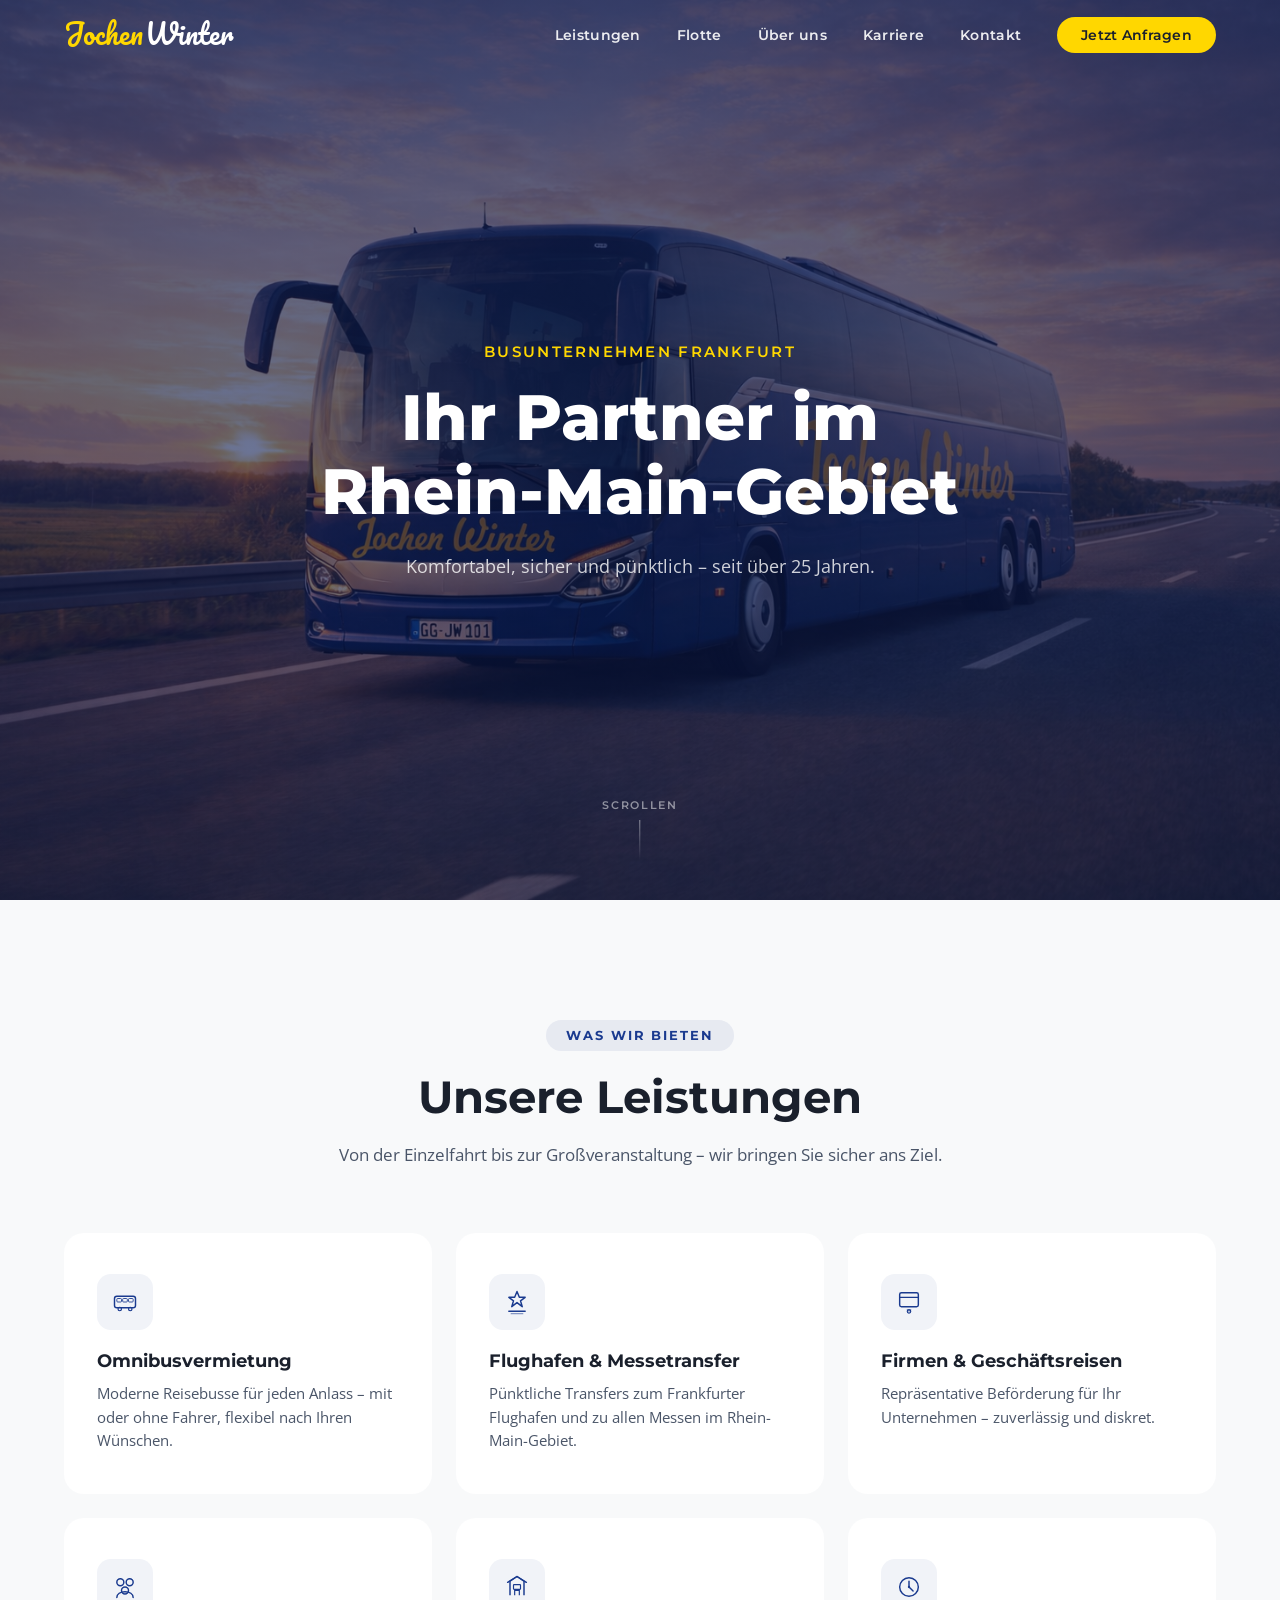
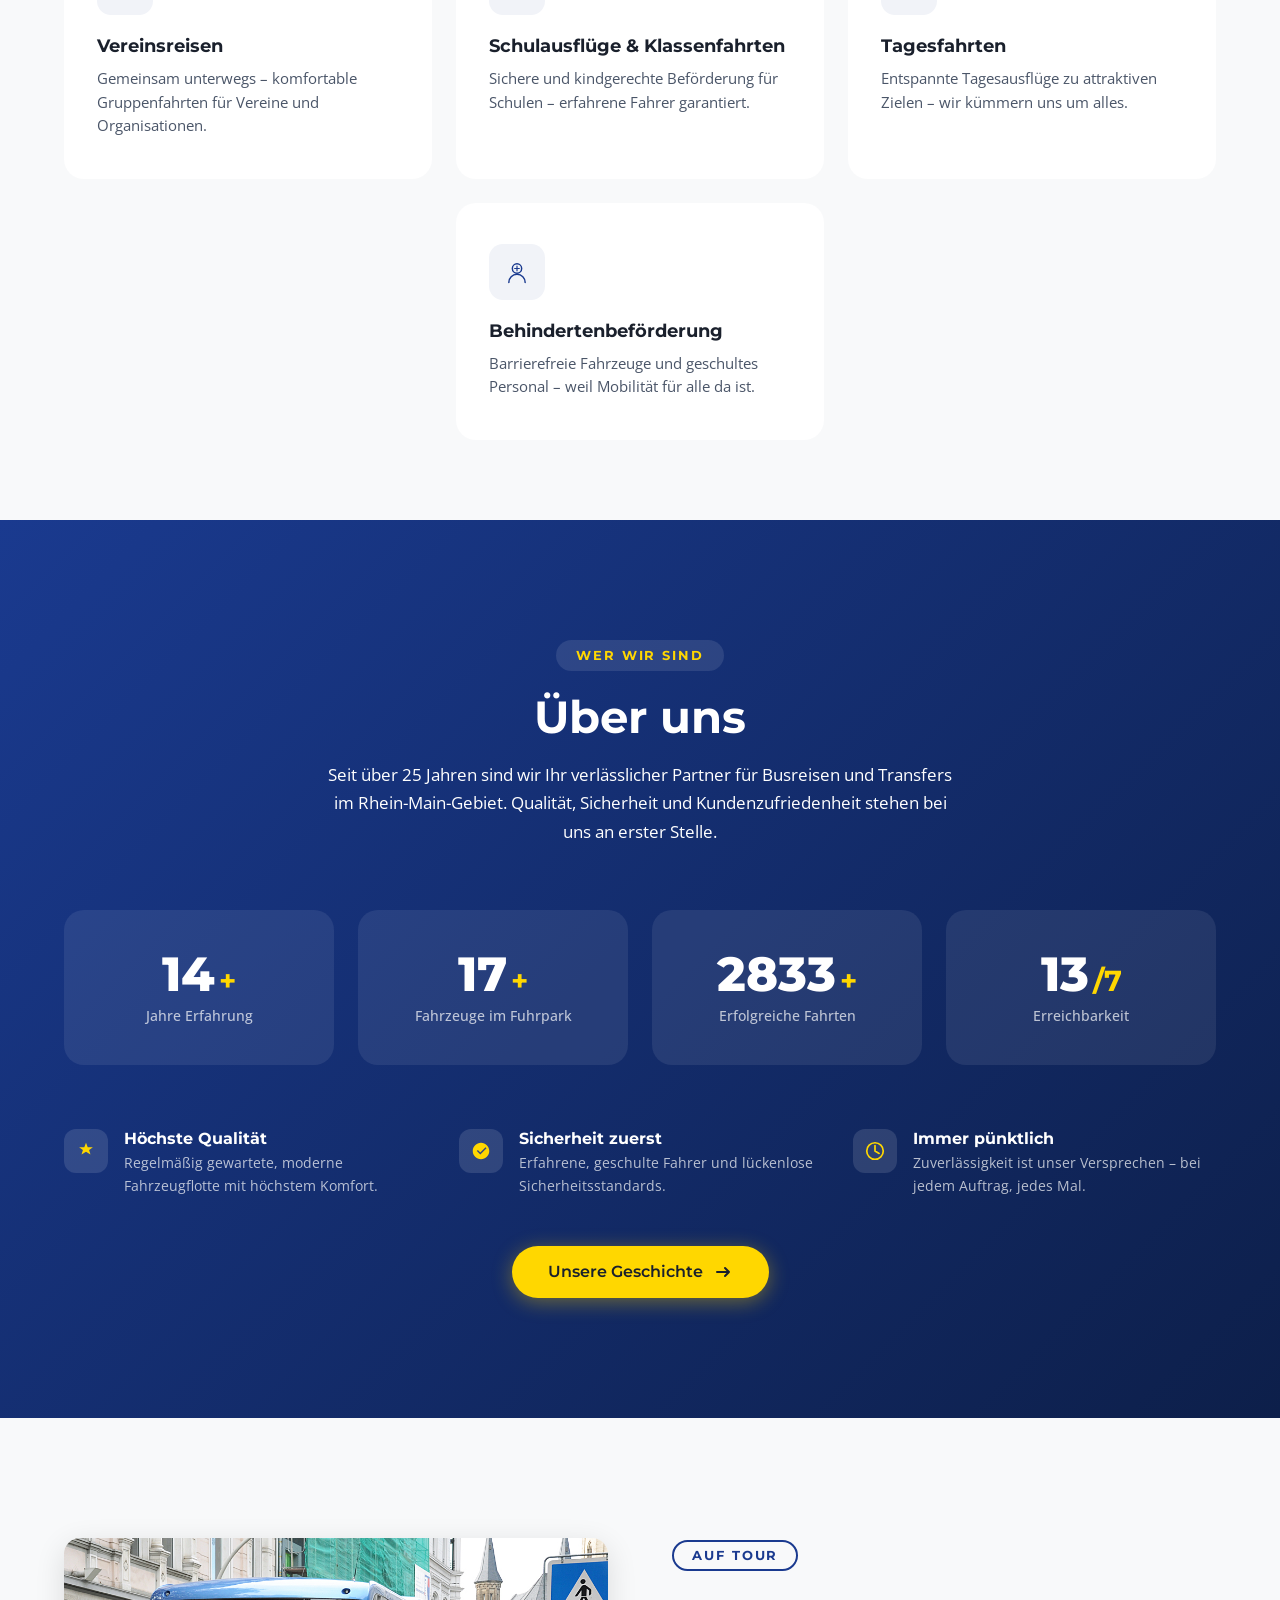
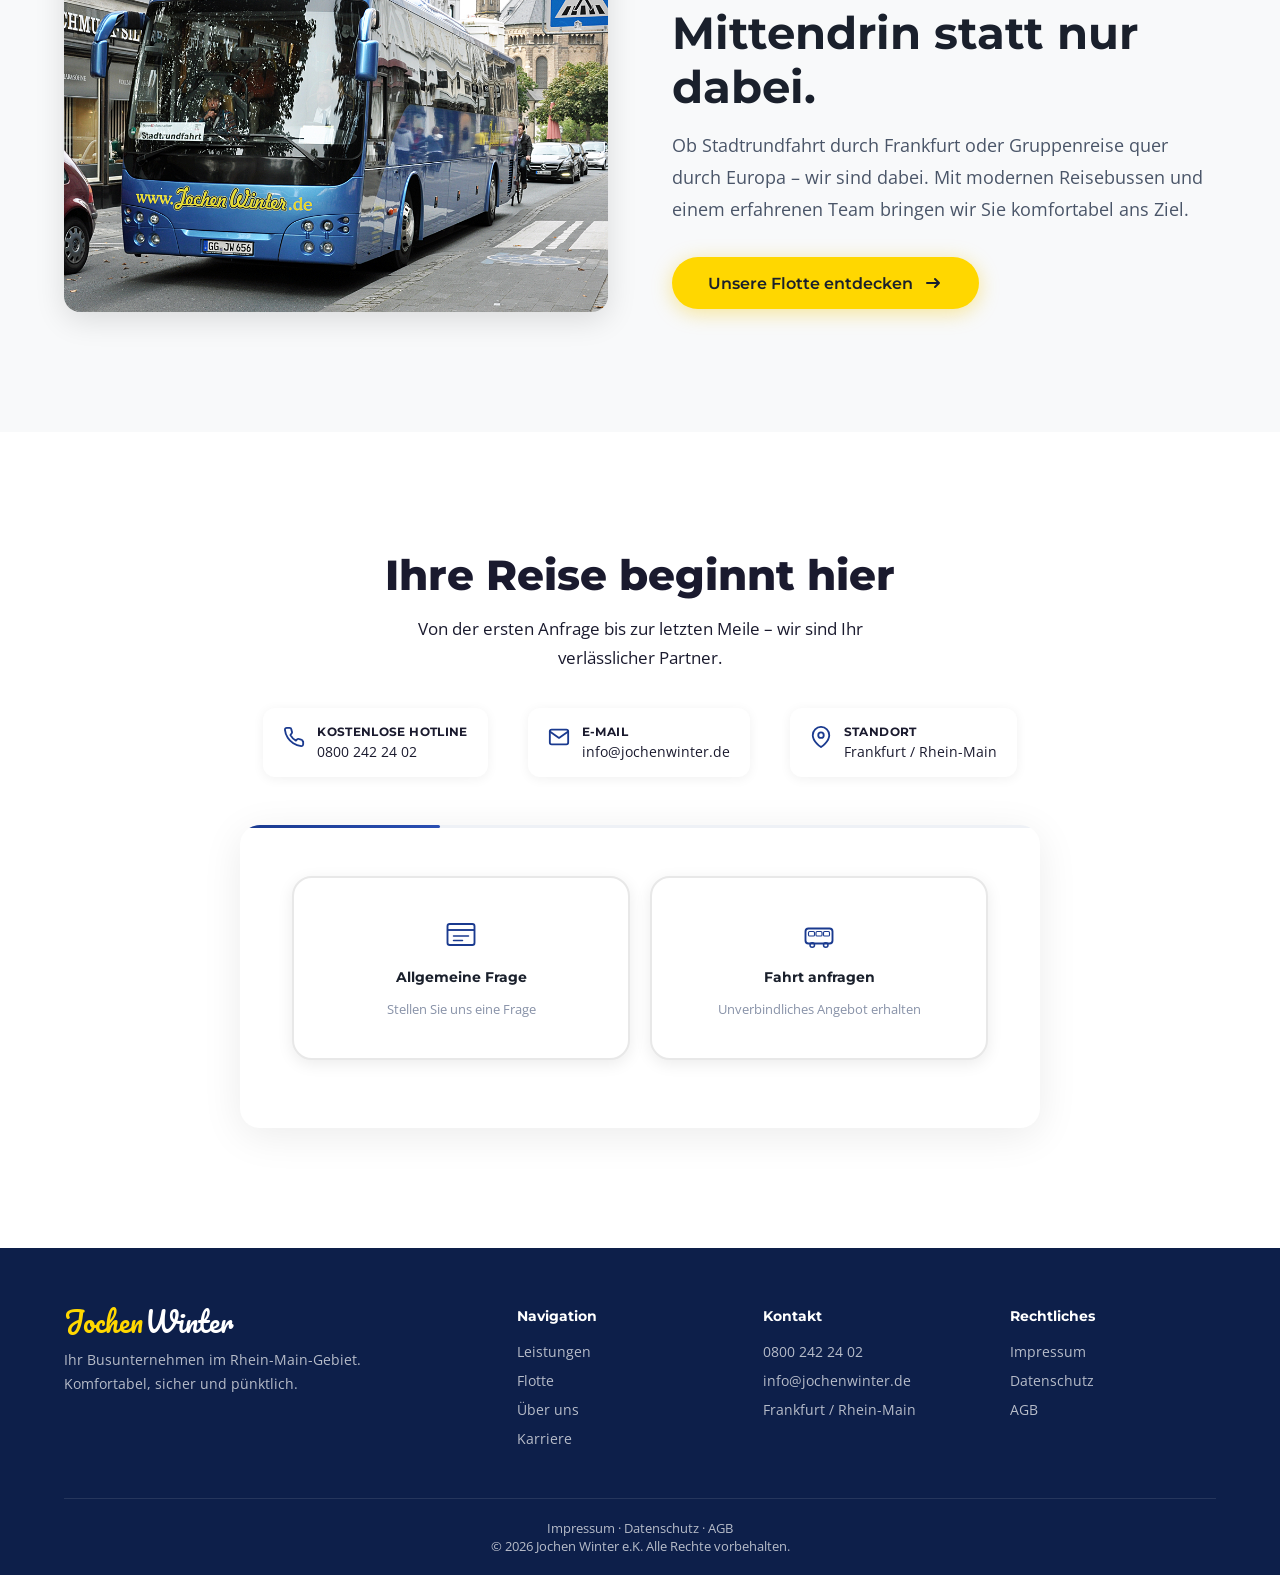
<file: index.html>
<!DOCTYPE html>
<html lang="de">
<head>
    <meta charset="UTF-8">
    <meta name="viewport" content="width=device-width, initial-scale=1.0">
    <title>Jochen Winter e.K. | Busunternehmen Frankfurt / Rhein-Main</title>
    <meta name="description" content="Jochen Winter e.K. – Ihr zuverlässiges Busunternehmen im Rhein-Main-Gebiet. Omnibusvermietung, Transfers, Reisen und mehr.">
    <link rel="preconnect" href="https://fonts.googleapis.com">
    <link rel="preconnect" href="https://fonts.gstatic.com" crossorigin>
    <link href="https://fonts.googleapis.com/css2?family=Dancing+Script:wght@700&family=Pacifico&family=Montserrat:wght@400;600;700;800&family=Open+Sans:wght@400;500;600&display=swap" rel="stylesheet">
    <link rel="stylesheet" href="style.css">
</head>
<body>

    <!-- Navigation -->
    <nav class="navbar" id="navbar">
        <div class="nav-container">
            <a href="#" class="nav-logo">
                <span class="logo-text">
                    <span class="logo-jochen">Jochen</span><span class="logo-winter">Winter</span>
                </span>
            </a>
            <button class="nav-toggle" id="navToggle" aria-label="Menü öffnen">
                <span></span><span></span><span></span>
            </button>
            <ul class="nav-menu" id="navMenu">
                <li><a href="#leistungen">Leistungen</a></li>
                <li><a href="flotte.html">Flotte</a></li>
                <li><a href="#ueber-uns">Über uns</a></li>
                <li><a href="karriere.html">Karriere</a></li>
                <li><a href="#kontakt">Kontakt</a></li>
                <li><a href="#kontakt" class="nav-cta">Jetzt Anfragen</a></li>
                <li class="nav-mobile-contact">
                    <a href="tel:061059769500">06105.97695.0</a>
                    <a href="mailto:info@jochenwinter.de">info@jochenwinter.de</a>
                </li>
            </ul>
        </div>
    </nav>

    <!-- Hero Section -->
    <section class="hero" id="hero">
        <div class="hero-bg"></div>
        <div class="hero-overlay"></div>

        <div class="hero-content">
            <p class="hero-subtitle animate-word">Busunternehmen Frankfurt</p>
            <h1 class="hero-title" id="heroTitle">
                <span class="word">Ihr</span>
                <span class="word">Partner</span>
                <span class="word">im</span>
                <span class="word">Rhein-Main-Gebiet</span>
            </h1>
            <p class="hero-desc animate-word">Komfortabel, sicher und pünktlich – seit über 25 Jahren.</p>
        </div>

        <div class="hero-scroll-indicator">
            <span>Scrollen</span>
            <div class="scroll-line"></div>
        </div>
    </section>

    <!-- Leistungen -->
    <section class="section leistungen" id="leistungen">
        <div class="container">
            <div class="section-header reveal reveal-animate">
                <span class="section-tag">Was wir bieten</span>
                <h2 class="section-title">Unsere Leistungen</h2>
                <p class="section-desc">Von der Einzelfahrt bis zur Großveranstaltung – wir bringen Sie sicher ans Ziel.</p>
            </div>
            <div class="services-grid">
                <div class="service-card reveal reveal-animate">
                    <div class="service-icon">
                        <svg viewBox="0 0 48 48" fill="none"><rect x="6" y="14" width="36" height="20" rx="4" stroke="currentColor" stroke-width="2.5"/><circle cx="15" cy="36" r="3" stroke="currentColor" stroke-width="2"/><circle cx="33" cy="36" r="3" stroke="currentColor" stroke-width="2"/><rect x="10" y="18" width="8" height="6" rx="1.5" stroke="currentColor" stroke-width="1.5"/><rect x="20" y="18" width="8" height="6" rx="1.5" stroke="currentColor" stroke-width="1.5"/><rect x="30" y="18" width="8" height="6" rx="1.5" stroke="currentColor" stroke-width="1.5"/></svg>
                    </div>
                    <h3>Omnibusvermietung</h3>
                    <p>Moderne Reisebusse für jeden Anlass – mit oder ohne Fahrer, flexibel nach Ihren Wünschen.</p>
                </div>
                <div class="service-card reveal reveal-animate">
                    <div class="service-icon">
                        <svg viewBox="0 0 48 48" fill="none"><path d="M24 6l4 10h10l-8 6 3 10-9-7-9 7 3-10-8-6h10z" stroke="currentColor" stroke-width="2.5" stroke-linejoin="round"/><path d="M10 40h28" stroke="currentColor" stroke-width="2.5" stroke-linecap="round"/><path d="M14 44h20" stroke="currentColor" stroke-width="2" stroke-linecap="round" opacity="0.5"/></svg>
                    </div>
                    <h3>Flughafen & Messetransfer</h3>
                    <p>Pünktliche Transfers zum Frankfurter Flughafen und zu allen Messen im Rhein-Main-Gebiet.</p>
                </div>
                <div class="service-card reveal reveal-animate">
                    <div class="service-icon">
                        <svg viewBox="0 0 48 48" fill="none"><rect x="8" y="8" width="32" height="24" rx="3" stroke="currentColor" stroke-width="2.5"/><path d="M8 16h32" stroke="currentColor" stroke-width="2"/><circle cx="24" cy="40" r="3" stroke="currentColor" stroke-width="2"/><path d="M21 37l3 3 3-3" stroke="currentColor" stroke-width="1.5"/></svg>
                    </div>
                    <h3>Firmen & Geschäftsreisen</h3>
                    <p>Repräsentative Beförderung für Ihr Unternehmen – zuverlässig und diskret.</p>
                </div>
                <div class="service-card reveal reveal-animate">
                    <div class="service-icon">
                        <svg viewBox="0 0 48 48" fill="none"><circle cx="16" cy="16" r="6" stroke="currentColor" stroke-width="2.5"/><circle cx="32" cy="16" r="6" stroke="currentColor" stroke-width="2.5"/><circle cx="24" cy="30" r="6" stroke="currentColor" stroke-width="2.5"/><path d="M10 42c0-6 6-10 14-10s14 4 14 10" stroke="currentColor" stroke-width="2.5" stroke-linecap="round"/></svg>
                    </div>
                    <h3>Vereinsreisen</h3>
                    <p>Gemeinsam unterwegs – komfortable Gruppenfahrten für Vereine und Organisationen.</p>
                </div>
                <div class="service-card reveal reveal-animate">
                    <div class="service-icon">
                        <svg viewBox="0 0 48 48" fill="none"><path d="M12 38V14l12-8 12 8v24" stroke="currentColor" stroke-width="2.5" stroke-linejoin="round"/><rect x="18" y="20" width="12" height="8" rx="1" stroke="currentColor" stroke-width="2"/><path d="M20 38v-8h8v8" stroke="currentColor" stroke-width="2"/><path d="M8 16l16-10 16 10" stroke="currentColor" stroke-width="2.5" stroke-linecap="round" stroke-linejoin="round"/></svg>
                    </div>
                    <h3>Schulausflüge & Klassenfahrten</h3>
                    <p>Sichere und kindgerechte Beförderung für Schulen – erfahrene Fahrer garantiert.</p>
                </div>
                <div class="service-card reveal reveal-animate">
                    <div class="service-icon">
                        <svg viewBox="0 0 48 48" fill="none"><circle cx="24" cy="24" r="16" stroke="currentColor" stroke-width="2.5"/><path d="M24 14v10l7 7" stroke="currentColor" stroke-width="2.5" stroke-linecap="round" stroke-linejoin="round"/><circle cx="24" cy="24" r="2" fill="currentColor"/></svg>
                    </div>
                    <h3>Tagesfahrten</h3>
                    <p>Entspannte Tagesausflüge zu attraktiven Zielen – wir kümmern uns um alles.</p>
                </div>
                <div class="service-card reveal reveal-animate service-card--wide">
                    <div class="service-icon">
                        <svg viewBox="0 0 48 48" fill="none"><circle cx="24" cy="18" r="8" stroke="currentColor" stroke-width="2.5"/><path d="M10 42c0-8 6-14 14-14s14 6 14 14" stroke="currentColor" stroke-width="2.5" stroke-linecap="round"/><path d="M20 18h8M24 14v8" stroke="currentColor" stroke-width="2" stroke-linecap="round"/></svg>
                    </div>
                    <h3>Behindertenbeförderung</h3>
                    <p>Barrierefreie Fahrzeuge und geschultes Personal – weil Mobilität für alle da ist.</p>
                </div>
            </div>
        </div>
    </section>

    <!-- Über uns -->
    <section class="section ueber-uns" id="ueber-uns">
        <div class="container">
            <div class="section-header reveal reveal-animate">
                <span class="section-tag">Wer wir sind</span>
                <h2 class="section-title">Über uns</h2>
                <p class="section-desc">Seit über 25 Jahren sind wir Ihr verlässlicher Partner für Busreisen und Transfers im Rhein-Main-Gebiet. Qualität, Sicherheit und Kundenzufriedenheit stehen bei uns an erster Stelle.</p>
            </div>
            <div class="stats-grid">
                <div class="stat-card reveal reveal-animate">
                    <div class="stat-number" data-target="25">0</div>
                    <div class="stat-suffix">+</div>
                    <div class="stat-label">Jahre Erfahrung</div>
                </div>
                <div class="stat-card reveal reveal-animate">
                    <div class="stat-number" data-target="30">0</div>
                    <div class="stat-suffix">+</div>
                    <div class="stat-label">Fahrzeuge im Fuhrpark</div>
                </div>
                <div class="stat-card reveal reveal-animate">
                    <div class="stat-number" data-target="5000">0</div>
                    <div class="stat-suffix">+</div>
                    <div class="stat-label">Erfolgreiche Fahrten</div>
                </div>
                <div class="stat-card reveal reveal-animate">
                    <div class="stat-number" data-target="24">0</div>
                    <div class="stat-suffix">/7</div>
                    <div class="stat-label">Erreichbarkeit</div>
                </div>
            </div>
            <div class="about-features reveal reveal-animate">
                <div class="about-feature">
                    <div class="about-feature-icon">
                        <svg viewBox="0 0 32 32" fill="none"><path d="M16 4l2.5 6.5H26l-5.5 4 2 6.5L16 17l-6.5 4 2-6.5L6 10.5h7.5z" fill="currentColor"/></svg>
                    </div>
                    <div>
                        <h4>Höchste Qualität</h4>
                        <p>Regelmäßig gewartete, moderne Fahrzeugflotte mit höchstem Komfort.</p>
                    </div>
                </div>
                <div class="about-feature">
                    <div class="about-feature-icon">
                        <svg viewBox="0 0 32 32" fill="none"><path d="M16 4C9.4 4 4 9.4 4 16s5.4 12 12 12 12-5.4 12-12S22.6 4 16 4zm-1 17l-5-5 1.4-1.4L15 18.2l7.6-7.6L24 12l-9 9z" fill="currentColor"/></svg>
                    </div>
                    <div>
                        <h4>Sicherheit zuerst</h4>
                        <p>Erfahrene, geschulte Fahrer und lückenlose Sicherheitsstandards.</p>
                    </div>
                </div>
                <div class="about-feature">
                    <div class="about-feature-icon">
                        <svg viewBox="0 0 32 32" fill="none"><path d="M16 4a12 12 0 110 24 12 12 0 010-24zm0 4v8l6 3.5" stroke="currentColor" stroke-width="2.5" stroke-linecap="round" stroke-linejoin="round" fill="none"/></svg>
                    </div>
                    <div>
                        <h4>Immer pünktlich</h4>
                        <p>Zuverlässigkeit ist unser Versprechen – bei jedem Auftrag, jedes Mal.</p>
                    </div>
                </div>
            </div>
            <div class="about-cta reveal reveal-animate" style="text-align: center; margin-top: 48px;">
                <a href="geschichte.html" class="btn btn-primary">
                    Unsere Geschichte
                    <svg width="20" height="20" viewBox="0 0 20 20" fill="none"><path d="M4 10h12m0 0l-4-4m4 4l-4 4" stroke="currentColor" stroke-width="2" stroke-linecap="round" stroke-linejoin="round"/></svg>
                </a>
            </div>
        </div>
    </section>

    <!-- Einblick / AUF TOUR -->
    <section class="section einblick-section">
        <div class="container">
            <div class="einblick-grid">
                <div class="einblick-image">
                    <img src="images/jochen-winter-bus-stadtrundfahrt.jpg" alt="Jochen Winter Bus bei einer Stadtrundfahrt">
                </div>
                <div class="einblick-content">
                    <span class="einblick-tag">AUF TOUR</span>
                    <h2 class="section-title">Mittendrin statt nur dabei.</h2>
                    <p class="einblick-text">Ob Stadtrundfahrt durch Frankfurt oder Gruppenreise quer durch Europa – wir sind dabei. Mit modernen Reisebussen und einem erfahrenen Team bringen wir Sie komfortabel ans Ziel.</p>
                    <a href="flotte.html" class="btn btn-primary">
                        Unsere Flotte entdecken
                        <svg width="20" height="20" viewBox="0 0 20 20" fill="none"><path d="M4 10h12m0 0l-4-4m4 4l-4 4" stroke="currentColor" stroke-width="2" stroke-linecap="round" stroke-linejoin="round"/></svg>
                    </a>
                </div>
            </div>
        </div>
    </section>

    <!-- Kontakt -->
    <section class="section kontakt-section" id="kontakt">
        <div class="container">
            <div class="kontakt-header">
                <h2 class="kontakt-headline">Ihre Reise beginnt hier</h2>
                <p class="kontakt-subline">Von der ersten Anfrage bis zur letzten Meile – wir sind Ihr verlässlicher Partner.</p>
                <div class="kontakt-info">
                    <div class="kontakt-info-item">
                        <svg viewBox="0 0 24 24" fill="none" width="22" height="22"><path d="M22 16.92v3a2 2 0 01-2.18 2 19.86 19.86 0 01-8.63-3.07 19.5 19.5 0 01-6-6A19.86 19.86 0 012.12 4.18 2 2 0 014.11 2h3a2 2 0 012 1.72c.13.81.36 1.6.68 2.35a2 2 0 01-.45 2.11L8.09 9.91a16 16 0 006 6l1.27-1.27a2 2 0 012.11-.45c.75.32 1.54.55 2.35.68a2 2 0 011.72 2.05z" stroke="currentColor" stroke-width="2" stroke-linecap="round" stroke-linejoin="round"/></svg>
                        <div>
                            <strong>Kostenlose Hotline</strong>
                            <a href="tel:08002422402">0800 242 24 02</a>
                        </div>
                    </div>
                    <div class="kontakt-info-item">
                        <svg viewBox="0 0 24 24" fill="none" width="22" height="22"><path d="M4 4h16c1.1 0 2 .9 2 2v12c0 1.1-.9 2-2 2H4c-1.1 0-2-.9-2-2V6c0-1.1.9-2 2-2z" stroke="currentColor" stroke-width="2"/><path d="M22 6l-10 7L2 6" stroke="currentColor" stroke-width="2" stroke-linecap="round" stroke-linejoin="round"/></svg>
                        <div>
                            <strong>E-Mail</strong>
                            <a href="mailto:info@jochenwinter.de">info@jochenwinter.de</a>
                        </div>
                    </div>
                    <div class="kontakt-info-item">
                        <svg viewBox="0 0 24 24" fill="none" width="22" height="22"><path d="M21 10c0 7-9 13-9 13s-9-6-9-13a9 9 0 1118 0z" stroke="currentColor" stroke-width="2"/><circle cx="12" cy="10" r="3" stroke="currentColor" stroke-width="2"/></svg>
                        <div>
                            <strong>Standort</strong>
                            <span>Frankfurt / Rhein-Main</span>
                        </div>
                    </div>
                </div>
            </div>

            <div class="funnel-card">
                <div class="funnel-progress">
                    <div class="funnel-progress-bar" id="funnelProgressBar"></div>
                </div>
                <div class="funnel-body" id="funnelBody">

                    <!-- Schritt 1: Auswahl -->
                    <div class="funnel-step active" data-step="choice">
                        <div class="funnel-choice-grid">
                            <button type="button" class="funnel-choice-card" data-choice="frage">
                                <svg viewBox="0 0 48 48" fill="none" width="36" height="36"><rect x="6" y="8" width="36" height="28" rx="3" stroke="currentColor" stroke-width="2.5"/><path d="M6 16h36" stroke="currentColor" stroke-width="2.5"/><path d="M14 24h20M14 30h12" stroke="currentColor" stroke-width="2" stroke-linecap="round"/></svg>
                                <span class="funnel-choice-title">Allgemeine Frage</span>
                                <span class="funnel-choice-desc">Stellen Sie uns eine Frage</span>
                            </button>
                            <button type="button" class="funnel-choice-card" data-choice="fahrt">
                                <svg viewBox="0 0 48 48" fill="none" width="36" height="36"><rect x="6" y="14" width="36" height="20" rx="4" stroke="currentColor" stroke-width="2.5"/><circle cx="15" cy="36" r="3" stroke="currentColor" stroke-width="2"/><circle cx="33" cy="36" r="3" stroke="currentColor" stroke-width="2"/><rect x="10" y="18" width="8" height="6" rx="1.5" stroke="currentColor" stroke-width="1.5"/><rect x="20" y="18" width="8" height="6" rx="1.5" stroke="currentColor" stroke-width="1.5"/><rect x="30" y="18" width="8" height="6" rx="1.5" stroke="currentColor" stroke-width="1.5"/></svg>
                                <span class="funnel-choice-title">Fahrt anfragen</span>
                                <span class="funnel-choice-desc">Unverbindliches Angebot erhalten</span>
                            </button>
                        </div>
                    </div>

                    <!-- Allgemeine Frage Formular -->
                    <div class="funnel-step" data-step="frage">
                        <form id="frageForm">
                            <div class="form-group">
                                <label for="frage-name">Vollständiger Name *</label>
                                <input type="text" id="frage-name" name="name" required placeholder="Vor- und Nachname">
                            </div>
                            <div class="form-group">
                                <label for="frage-email">E-Mail *</label>
                                <input type="email" id="frage-email" name="email" required placeholder="ihre@email.de">
                            </div>
                            <div class="form-group">
                                <label for="frage-nachricht">Ihre Frage *</label>
                                <textarea id="frage-nachricht" name="nachricht" rows="4" required placeholder="Wie können wir Ihnen helfen?"></textarea>
                            </div>
                            <div class="funnel-actions">
                                <button type="button" class="btn btn-ghost funnel-btn-back" data-goto="choice">Zurück</button>
                                <button type="submit" class="btn btn-primary">
                                    Absenden
                                    <svg width="20" height="20" viewBox="0 0 20 20" fill="none"><path d="M4 10h12m0 0l-4-4m4 4l-4 4" stroke="currentColor" stroke-width="2" stroke-linecap="round" stroke-linejoin="round"/></svg>
                                </button>
                            </div>
                        </form>
                    </div>

                    <!-- Schritt 2: Kontaktdaten -->
                    <div class="funnel-step" data-step="kontakt">
                        <form id="kontaktStep">
                            <div class="form-group">
                                <label for="f-ansprech">Vollständiger Name *</label>
                                <input type="text" id="f-ansprech" name="ansprechperson" required placeholder="Vor- und Nachname">
                            </div>
                            <div class="form-group">
                                <label for="f-firma">Firma (optional)</label>
                                <input type="text" id="f-firma" name="firma" placeholder="Optional">
                            </div>
                            <div class="form-group">
                                <label for="f-email">E-Mail *</label>
                                <input type="email" id="f-email" name="email" required placeholder="ihre@email.de">
                            </div>
                            <div class="form-group">
                                <label for="f-telefon">Telefon *</label>
                                <input type="tel" id="f-telefon" name="telefon" required placeholder="Ihre Telefonnummer">
                            </div>
                            <p class="funnel-datenschutz">Mit dem Absenden stimmen Sie unserer <a href="datenschutz.html">Datenschutzerklärung</a> zu.</p>
                            <div class="funnel-actions">
                                <button type="button" class="btn btn-ghost funnel-btn-back" data-goto="choice">Zurück</button>
                                <button type="submit" class="btn btn-primary">
                                    Weiter
                                    <svg width="20" height="20" viewBox="0 0 20 20" fill="none"><path d="M4 10h12m0 0l-4-4m4 4l-4 4" stroke="currentColor" stroke-width="2" stroke-linecap="round" stroke-linejoin="round"/></svg>
                                </button>
                            </div>
                        </form>
                    </div>

                    <!-- Schritt 3: Art der Fahrt -->
                    <div class="funnel-step" data-step="fahrtart">
                        <p class="funnel-step-label">Welche Art von Fahrt planen Sie?</p>
                        <div class="funnel-fahrt-grid">
                            <button type="button" class="funnel-fahrt-card" data-fahrt="Omnibusvermietung">
                                <svg viewBox="0 0 40 40" fill="none" width="28" height="28"><rect x="4" y="10" width="32" height="16" rx="3" stroke="currentColor" stroke-width="2"/><circle cx="12" cy="28" r="2.5" stroke="currentColor" stroke-width="1.5"/><circle cx="28" cy="28" r="2.5" stroke="currentColor" stroke-width="1.5"/><rect x="7" y="13" width="6" height="5" rx="1" stroke="currentColor" stroke-width="1.2"/><rect x="15" y="13" width="6" height="5" rx="1" stroke="currentColor" stroke-width="1.2"/><rect x="23" y="13" width="6" height="5" rx="1" stroke="currentColor" stroke-width="1.2"/></svg>
                                <span>Omnibus&shy;vermietung</span>
                            </button>
                            <button type="button" class="funnel-fahrt-card" data-fahrt="Flughafen & Messetransfer">
                                <svg viewBox="0 0 40 40" fill="none" width="28" height="28"><path d="M35 18l-14-12v8H6a2 2 0 00-2 2v8a2 2 0 002 2h15v8l14-12z" stroke="currentColor" stroke-width="2" stroke-linejoin="round"/><path d="M21 14H10M21 26H10" stroke="currentColor" stroke-width="1.5" stroke-linecap="round"/></svg>
                                <span>Flughafen & Messe&shy;transfer</span>
                            </button>
                            <button type="button" class="funnel-fahrt-card" data-fahrt="Firmen & Geschäftsreise">
                                <svg viewBox="0 0 40 40" fill="none" width="28" height="28"><rect x="8" y="12" width="24" height="20" rx="2" stroke="currentColor" stroke-width="2"/><path d="M14 12V9a3 3 0 013-3h6a3 3 0 013 3v3" stroke="currentColor" stroke-width="2"/><path d="M8 20h24" stroke="currentColor" stroke-width="2"/></svg>
                                <span>Firmen & Geschäfts&shy;reise</span>
                            </button>
                            <button type="button" class="funnel-fahrt-card" data-fahrt="Schulausflug & Klassenfahrt">
                                <svg viewBox="0 0 40 40" fill="none" width="28" height="28"><path d="M20 6L4 14l16 8 16-8L20 6z" stroke="currentColor" stroke-width="2" stroke-linejoin="round"/><path d="M30 18v10c0 2-4.5 4-10 4s-10-2-10-4V18" stroke="currentColor" stroke-width="2"/></svg>
                                <span>Schulausflug & Klassen&shy;fahrt</span>
                            </button>
                            <button type="button" class="funnel-fahrt-card" data-fahrt="Tagesfahrt">
                                <svg viewBox="0 0 40 40" fill="none" width="28" height="28"><circle cx="20" cy="20" r="14" stroke="currentColor" stroke-width="2"/><path d="M20 10v10l6 4" stroke="currentColor" stroke-width="2" stroke-linecap="round" stroke-linejoin="round"/></svg>
                                <span>Tagesfahrt</span>
                            </button>
                            <button type="button" class="funnel-fahrt-card" data-fahrt="Mietwagenfahrt">
                                <svg viewBox="0 0 40 40" fill="none" width="28" height="28"><path d="M8 24l2-8a3 3 0 013-3h14a3 3 0 013 3l2 8" stroke="currentColor" stroke-width="2"/><rect x="6" y="24" width="28" height="8" rx="2" stroke="currentColor" stroke-width="2"/><circle cx="12" cy="34" r="2" stroke="currentColor" stroke-width="1.5"/><circle cx="28" cy="34" r="2" stroke="currentColor" stroke-width="1.5"/></svg>
                                <span>Mietwagen&shy;fahrt</span>
                            </button>
                        </div>
                        <div class="funnel-actions">
                            <button type="button" class="btn btn-ghost funnel-btn-back" data-goto="kontakt">Zurück</button>
                            <button type="button" class="btn btn-primary funnel-btn-next" data-goto="details" disabled>
                                Weiter
                                <svg width="20" height="20" viewBox="0 0 20 20" fill="none"><path d="M4 10h12m0 0l-4-4m4 4l-4 4" stroke="currentColor" stroke-width="2" stroke-linecap="round" stroke-linejoin="round"/></svg>
                            </button>
                        </div>
                    </div>

                    <!-- Schritt 4: Reisedetails -->
                    <div class="funnel-step" data-step="details">
                        <form id="detailsForm">
                            <div class="form-row">
                                <div class="form-group">
                                    <label for="f-von">Reisedatum von *</label>
                                    <input type="date" id="f-von" name="datum_von" required>
                                </div>
                                <div class="form-group">
                                    <label for="f-bis">Reisedatum bis</label>
                                    <input type="date" id="f-bis" name="datum_bis">
                                </div>
                            </div>
                            <div class="form-row">
                                <div class="form-group">
                                    <label for="f-abfahrt">Abfahrtszeit</label>
                                    <input type="time" id="f-abfahrt" name="abfahrtszeit">
                                </div>
                                <div class="form-group">
                                    <label for="f-rueckfahrt">Rückfahrtzeit</label>
                                    <input type="time" id="f-rueckfahrt" name="rueckfahrtzeit">
                                </div>
                            </div>
                            <div class="form-row">
                                <div class="form-group">
                                    <label for="f-abfahrtsort">Abfahrtsort *</label>
                                    <input type="text" id="f-abfahrtsort" name="abfahrtsort" required placeholder="Straße, PLZ Ort">
                                </div>
                                <div class="form-group">
                                    <label for="f-fahrziel">Fahrziel *</label>
                                    <input type="text" id="f-fahrziel" name="fahrziel" required placeholder="Straße, PLZ Ort">
                                </div>
                            </div>
                            <div class="form-group">
                                <label for="f-personen">Personenzahl *</label>
                                <input type="number" id="f-personen" name="personenzahl" required min="1" placeholder="Anzahl der Reisenden">
                            </div>
                            <div class="form-group">
                                <label for="f-bemerkungen">Bemerkungen & Sonderwünsche</label>
                                <textarea id="f-bemerkungen" name="bemerkungen" rows="3" placeholder="z.B. Rollstuhlplatz, Gepäckraum, Zwischenstopps..."></textarea>
                            </div>
                            <div class="funnel-actions">
                                <button type="button" class="btn btn-ghost funnel-btn-back" data-goto="fahrtart">Zurück</button>
                                <button type="submit" class="btn btn-primary">
                                    Anfrage absenden
                                    <svg width="20" height="20" viewBox="0 0 20 20" fill="none"><path d="M4 10h12m0 0l-4-4m4 4l-4 4" stroke="currentColor" stroke-width="2" stroke-linecap="round" stroke-linejoin="round"/></svg>
                                </button>
                            </div>
                        </form>
                    </div>

                    <!-- Bestätigung -->
                    <div class="funnel-step" data-step="success">
                        <div class="funnel-success">
                            <div class="funnel-success-icon">
                                <svg viewBox="0 0 64 64" fill="none" width="64" height="64">
                                    <circle cx="32" cy="32" r="30" stroke="#22c55e" stroke-width="3"/>
                                    <path d="M20 33l8 8 16-16" stroke="#22c55e" stroke-width="3" stroke-linecap="round" stroke-linejoin="round"/>
                                </svg>
                            </div>
                            <h3>Vielen Dank!</h3>
                            <p>Wir melden uns innerhalb von 24 Stunden bei Ihnen.</p>
                        </div>
                    </div>

                </div>
            </div>
        </div>
    </section>

    <!-- Footer -->
    <footer class="footer">
        <div class="container">
            <div class="footer-content">
                <div class="footer-brand">
                    <a href="#" class="nav-logo footer-logo">
                        <span class="logo-text">
                            <span class="logo-jochen">Jochen</span><span class="logo-winter">Winter</span>
                        </span>
                    </a>
                    <p>Ihr Busunternehmen im Rhein-Main-Gebiet.<br>Komfortabel, sicher und pünktlich.</p>
                </div>
                <div class="footer-links">
                    <h4>Navigation</h4>
                    <a href="#leistungen">Leistungen</a>
                    <a href="flotte.html">Flotte</a>
                    <a href="#ueber-uns">Über uns</a>
                    <a href="karriere.html">Karriere</a>
                </div>
                <div class="footer-contact">
                    <h4>Kontakt</h4>
                    <a href="tel:08002422402">0800 242 24 02</a>
                    <a href="mailto:info@jochenwinter.de">info@jochenwinter.de</a>
                    <span>Frankfurt / Rhein-Main</span>
                </div>
                <div class="footer-legal">
                    <h4>Rechtliches</h4>
                    <a href="impressum.html">Impressum</a>
                    <a href="datenschutz.html">Datenschutz</a>
                    <a href="agb.html">AGB</a>
                </div>
            </div>
            <div class="footer-bottom">
                <p class="footer-bottom-legal"><a href="impressum.html">Impressum</a> · <a href="datenschutz.html">Datenschutz</a> · <a href="agb.html">AGB</a></p>
                <p class="footer-bottom-copy">&copy; 2026 Jochen Winter e.K. Alle Rechte vorbehalten.</p>
            </div>
        </div>
    </footer>

    <script src="script.js"></script>
</body>
</html>
</file>
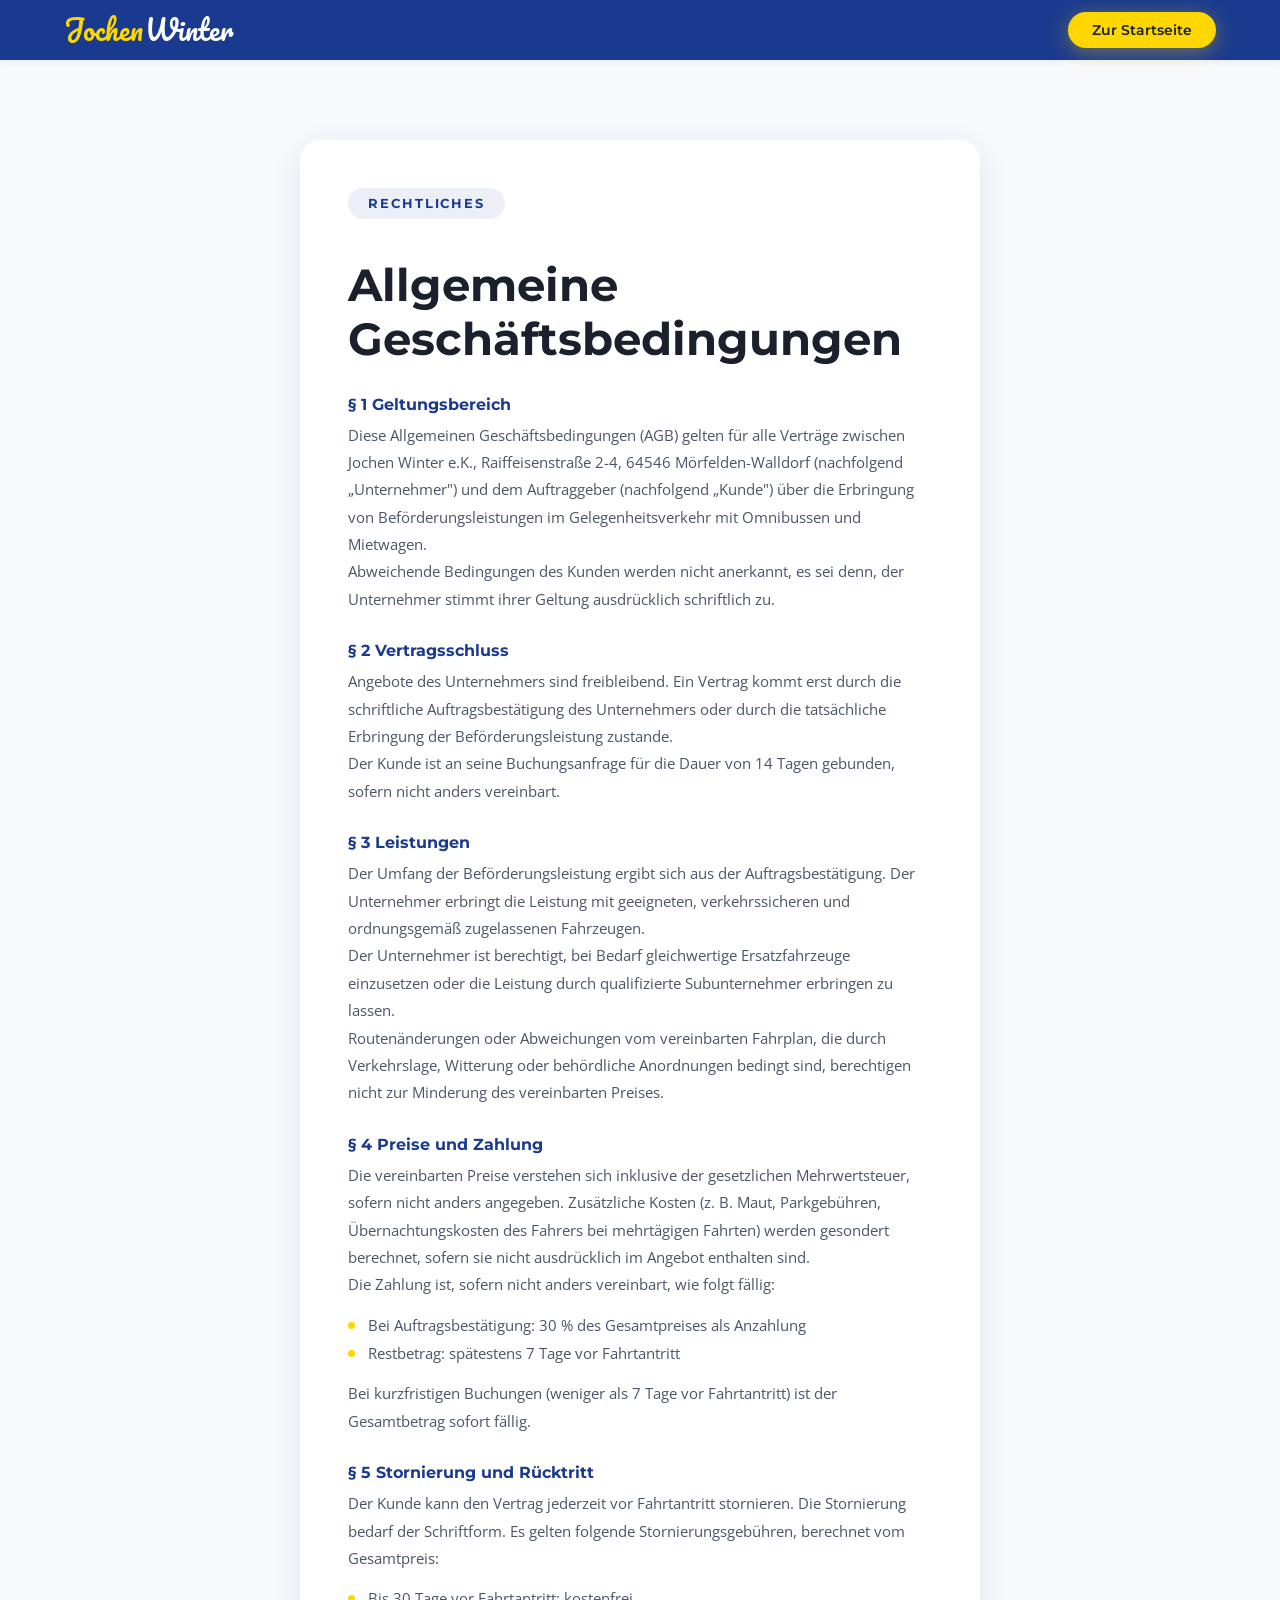
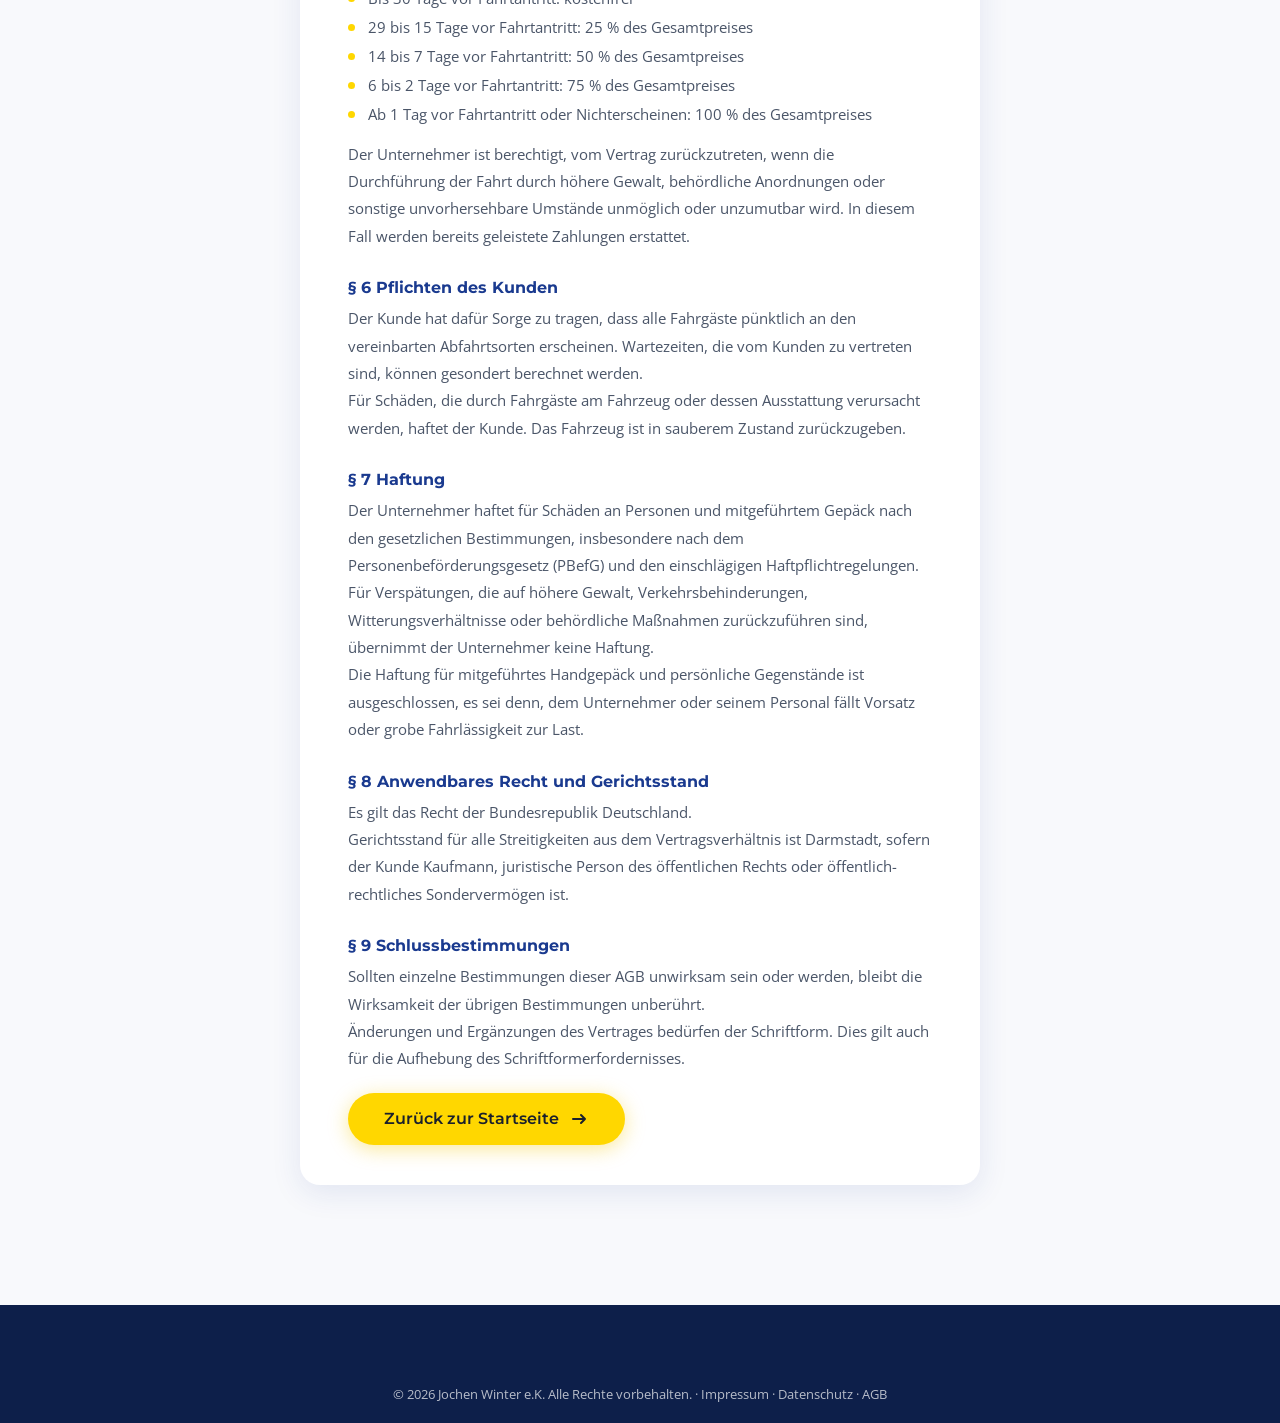
<file: agb.html>
<!DOCTYPE html>
<html lang="de">
<head>
    <meta charset="UTF-8">
    <meta name="viewport" content="width=device-width, initial-scale=1.0">
    <title>AGB | Jochen Winter e.K.</title>
    <link rel="preconnect" href="https://fonts.googleapis.com">
    <link rel="preconnect" href="https://fonts.gstatic.com" crossorigin>
    <link href="https://fonts.googleapis.com/css2?family=Dancing+Script:wght@700&family=Pacifico&family=Montserrat:wght@400;600;700;800&family=Open+Sans:wght@400;500;600&display=swap" rel="stylesheet">
    <link rel="stylesheet" href="style.css">
</head>
<body>

    <!-- Navigation -->
    <nav class="navbar scrolled" id="navbar">
        <div class="nav-container">
            <a href="index.html" class="nav-logo">
                <span class="logo-text">
                    <span class="logo-jochen">Jochen</span><span class="logo-winter">Winter</span>
                </span>
            </a>
            <a href="index.html" class="btn btn-primary" style="padding: 10px 24px; font-size: 0.85rem;">Zur Startseite</a>
        </div>
    </nav>

    <!-- AGB -->
    <section class="section impressum-page">
        <div class="container">
            <div class="impressum-card">
                <span class="section-tag">Rechtliches</span>
                <h1 class="section-title" style="margin-top: 20px;">Allgemeine Geschäftsbedingungen</h1>

                <div class="impressum-block">
                    <h3>§ 1 Geltungsbereich</h3>
                    <p>
                        Diese Allgemeinen Geschäftsbedingungen (AGB) gelten für alle Verträge zwischen Jochen Winter e.K., Raiffeisenstraße 2-4, 64546 Mörfelden-Walldorf (nachfolgend „Unternehmer") und dem Auftraggeber (nachfolgend „Kunde") über die Erbringung von Beförderungsleistungen im Gelegenheitsverkehr mit Omnibussen und Mietwagen.
                    </p>
                    <p>
                        Abweichende Bedingungen des Kunden werden nicht anerkannt, es sei denn, der Unternehmer stimmt ihrer Geltung ausdrücklich schriftlich zu.
                    </p>
                </div>

                <div class="impressum-block">
                    <h3>§ 2 Vertragsschluss</h3>
                    <p>
                        Angebote des Unternehmers sind freibleibend. Ein Vertrag kommt erst durch die schriftliche Auftragsbestätigung des Unternehmers oder durch die tatsächliche Erbringung der Beförderungsleistung zustande.
                    </p>
                    <p>
                        Der Kunde ist an seine Buchungsanfrage für die Dauer von 14 Tagen gebunden, sofern nicht anders vereinbart.
                    </p>
                </div>

                <div class="impressum-block">
                    <h3>§ 3 Leistungen</h3>
                    <p>
                        Der Umfang der Beförderungsleistung ergibt sich aus der Auftragsbestätigung. Der Unternehmer erbringt die Leistung mit geeigneten, verkehrssicheren und ordnungsgemäß zugelassenen Fahrzeugen.
                    </p>
                    <p>
                        Der Unternehmer ist berechtigt, bei Bedarf gleichwertige Ersatzfahrzeuge einzusetzen oder die Leistung durch qualifizierte Subunternehmer erbringen zu lassen.
                    </p>
                    <p>
                        Routenänderungen oder Abweichungen vom vereinbarten Fahrplan, die durch Verkehrslage, Witterung oder behördliche Anordnungen bedingt sind, berechtigen nicht zur Minderung des vereinbarten Preises.
                    </p>
                </div>

                <div class="impressum-block">
                    <h3>§ 4 Preise und Zahlung</h3>
                    <p>
                        Die vereinbarten Preise verstehen sich inklusive der gesetzlichen Mehrwertsteuer, sofern nicht anders angegeben. Zusätzliche Kosten (z. B. Maut, Parkgebühren, Übernachtungskosten des Fahrers bei mehrtägigen Fahrten) werden gesondert berechnet, sofern sie nicht ausdrücklich im Angebot enthalten sind.
                    </p>
                    <p>
                        Die Zahlung ist, sofern nicht anders vereinbart, wie folgt fällig:
                    </p>
                    <ul class="legal-list">
                        <li>Bei Auftragsbestätigung: 30 % des Gesamtpreises als Anzahlung</li>
                        <li>Restbetrag: spätestens 7 Tage vor Fahrtantritt</li>
                    </ul>
                    <p>
                        Bei kurzfristigen Buchungen (weniger als 7 Tage vor Fahrtantritt) ist der Gesamtbetrag sofort fällig.
                    </p>
                </div>

                <div class="impressum-block">
                    <h3>§ 5 Stornierung und Rücktritt</h3>
                    <p>
                        Der Kunde kann den Vertrag jederzeit vor Fahrtantritt stornieren. Die Stornierung bedarf der Schriftform. Es gelten folgende Stornierungsgebühren, berechnet vom Gesamtpreis:
                    </p>
                    <ul class="legal-list">
                        <li>Bis 30 Tage vor Fahrtantritt: kostenfrei</li>
                        <li>29 bis 15 Tage vor Fahrtantritt: 25 % des Gesamtpreises</li>
                        <li>14 bis 7 Tage vor Fahrtantritt: 50 % des Gesamtpreises</li>
                        <li>6 bis 2 Tage vor Fahrtantritt: 75 % des Gesamtpreises</li>
                        <li>Ab 1 Tag vor Fahrtantritt oder Nichterscheinen: 100 % des Gesamtpreises</li>
                    </ul>
                    <p>
                        Der Unternehmer ist berechtigt, vom Vertrag zurückzutreten, wenn die Durchführung der Fahrt durch höhere Gewalt, behördliche Anordnungen oder sonstige unvorhersehbare Umstände unmöglich oder unzumutbar wird. In diesem Fall werden bereits geleistete Zahlungen erstattet.
                    </p>
                </div>

                <div class="impressum-block">
                    <h3>§ 6 Pflichten des Kunden</h3>
                    <p>
                        Der Kunde hat dafür Sorge zu tragen, dass alle Fahrgäste pünktlich an den vereinbarten Abfahrtsorten erscheinen. Wartezeiten, die vom Kunden zu vertreten sind, können gesondert berechnet werden.
                    </p>
                    <p>
                        Für Schäden, die durch Fahrgäste am Fahrzeug oder dessen Ausstattung verursacht werden, haftet der Kunde. Das Fahrzeug ist in sauberem Zustand zurückzugeben.
                    </p>
                </div>

                <div class="impressum-block">
                    <h3>§ 7 Haftung</h3>
                    <p>
                        Der Unternehmer haftet für Schäden an Personen und mitgeführtem Gepäck nach den gesetzlichen Bestimmungen, insbesondere nach dem Personenbeförderungsgesetz (PBefG) und den einschlägigen Haftpflichtregelungen.
                    </p>
                    <p>
                        Für Verspätungen, die auf höhere Gewalt, Verkehrsbehinderungen, Witterungsverhältnisse oder behördliche Maßnahmen zurückzuführen sind, übernimmt der Unternehmer keine Haftung.
                    </p>
                    <p>
                        Die Haftung für mitgeführtes Handgepäck und persönliche Gegenstände ist ausgeschlossen, es sei denn, dem Unternehmer oder seinem Personal fällt Vorsatz oder grobe Fahrlässigkeit zur Last.
                    </p>
                </div>

                <div class="impressum-block">
                    <h3>§ 8 Anwendbares Recht und Gerichtsstand</h3>
                    <p>
                        Es gilt das Recht der Bundesrepublik Deutschland.
                    </p>
                    <p>
                        Gerichtsstand für alle Streitigkeiten aus dem Vertragsverhältnis ist Darmstadt, sofern der Kunde Kaufmann, juristische Person des öffentlichen Rechts oder öffentlich-rechtliches Sondervermögen ist.
                    </p>
                </div>

                <div class="impressum-block">
                    <h3>§ 9 Schlussbestimmungen</h3>
                    <p>
                        Sollten einzelne Bestimmungen dieser AGB unwirksam sein oder werden, bleibt die Wirksamkeit der übrigen Bestimmungen unberührt.
                    </p>
                    <p>
                        Änderungen und Ergänzungen des Vertrages bedürfen der Schriftform. Dies gilt auch für die Aufhebung des Schriftformerfordernisses.
                    </p>
                </div>

                <a href="index.html" class="btn btn-primary" style="margin-top: 20px;">
                    Zurück zur Startseite
                    <svg width="20" height="20" viewBox="0 0 20 20" fill="none"><path d="M4 10h12m0 0l-4-4m4 4l-4 4" stroke="currentColor" stroke-width="2" stroke-linecap="round" stroke-linejoin="round"/></svg>
                </a>
            </div>
        </div>
    </section>

    <!-- Footer -->
    <footer class="footer">
        <div class="container">
            <div class="footer-bottom" style="border-top: none;">
                <p>&copy; 2026 Jochen Winter e.K. Alle Rechte vorbehalten. · <a href="impressum.html">Impressum</a> · <a href="datenschutz.html">Datenschutz</a> · <a href="agb.html">AGB</a></p>
            </div>
        </div>
    </footer>

</body>
</html>
</file>
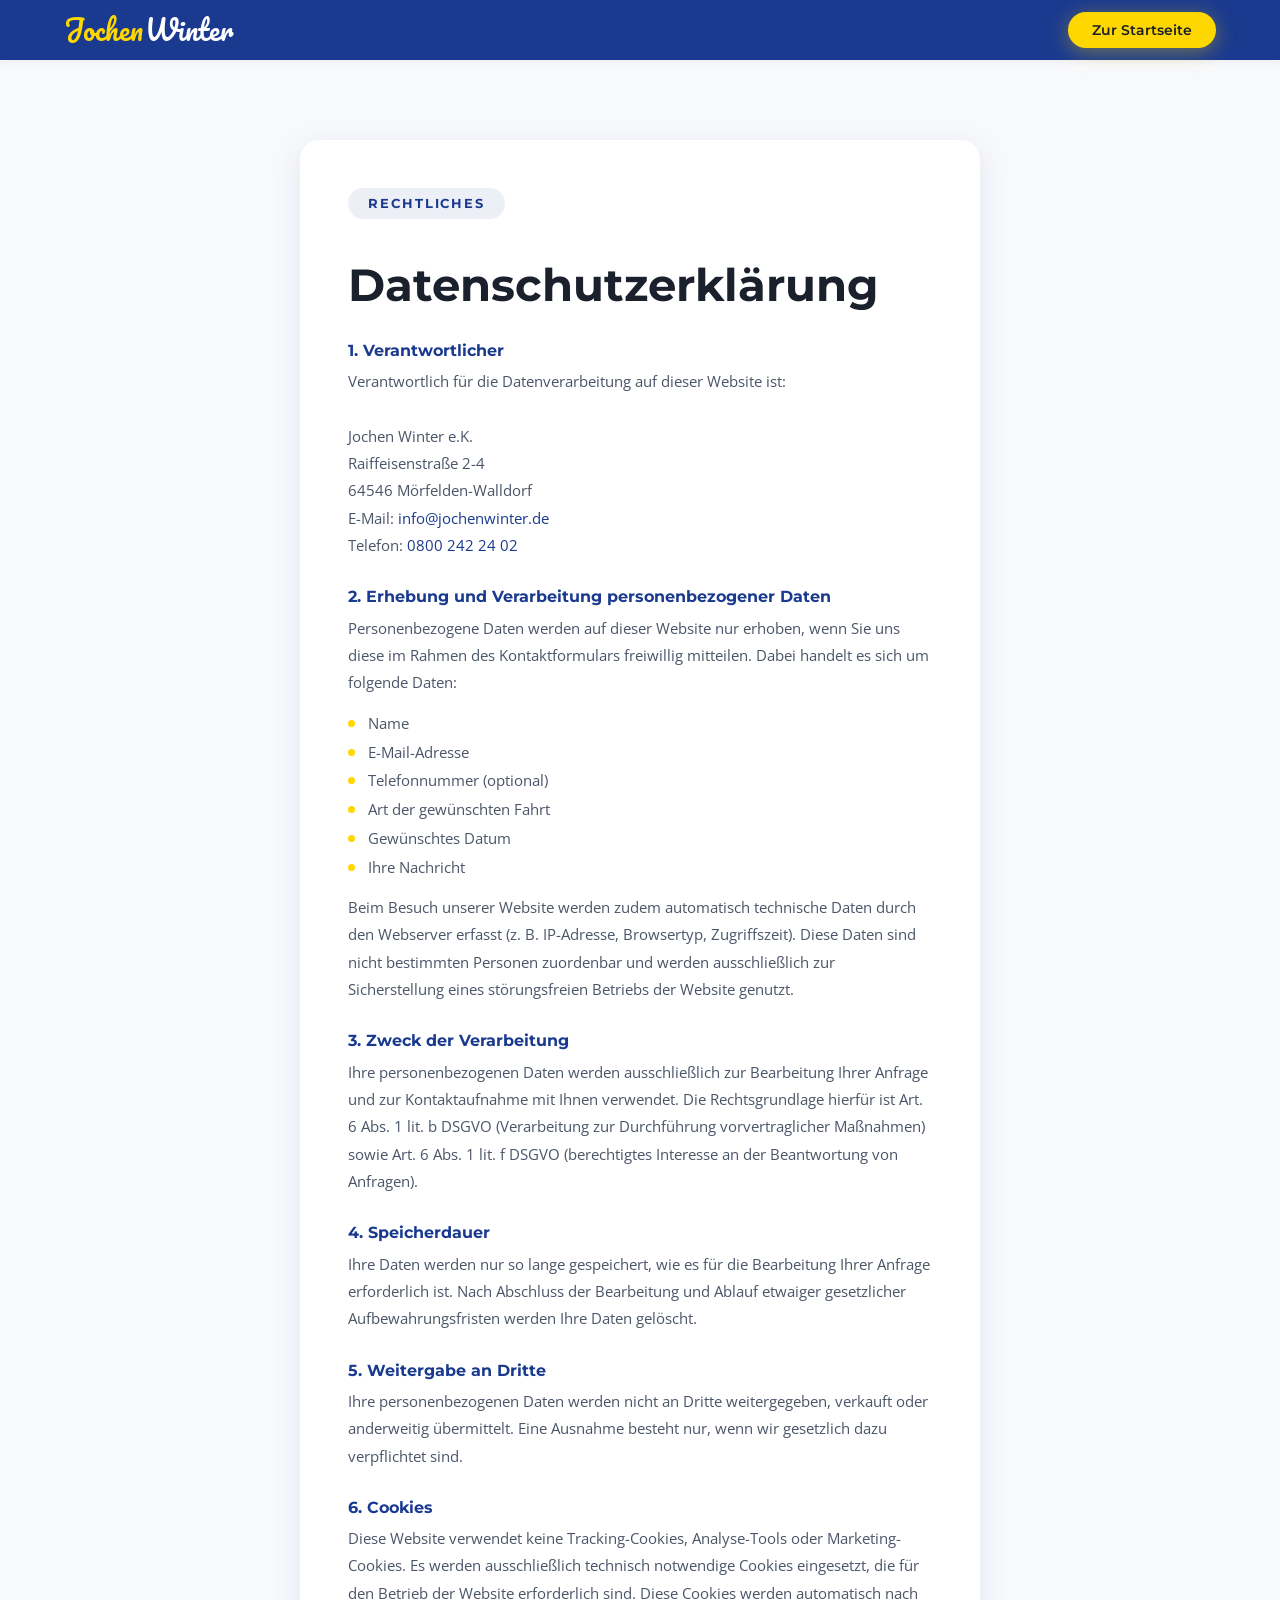
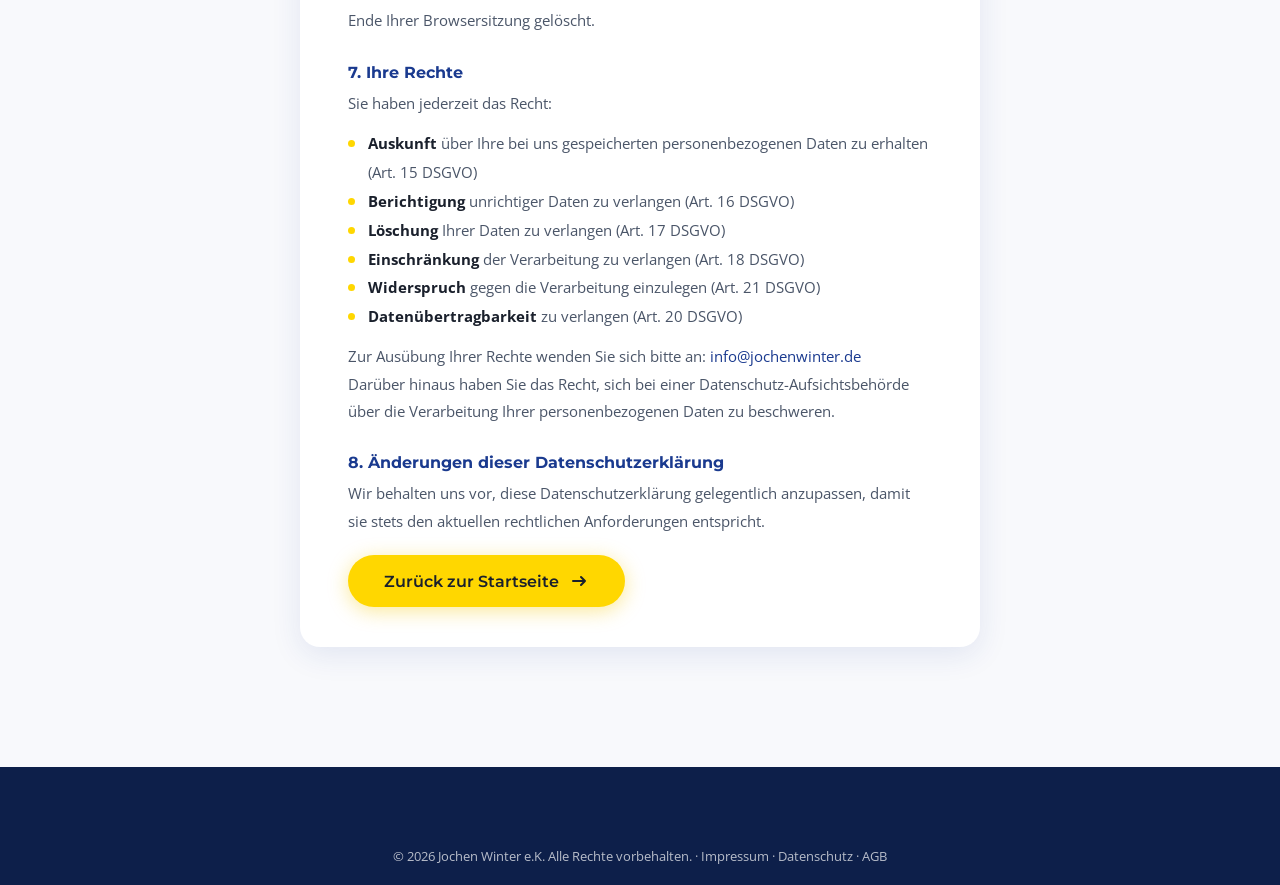
<file: datenschutz.html>
<!DOCTYPE html>
<html lang="de">
<head>
    <meta charset="UTF-8">
    <meta name="viewport" content="width=device-width, initial-scale=1.0">
    <title>Datenschutzerklärung | Jochen Winter e.K.</title>
    <link rel="preconnect" href="https://fonts.googleapis.com">
    <link rel="preconnect" href="https://fonts.gstatic.com" crossorigin>
    <link href="https://fonts.googleapis.com/css2?family=Dancing+Script:wght@700&family=Pacifico&family=Montserrat:wght@400;600;700;800&family=Open+Sans:wght@400;500;600&display=swap" rel="stylesheet">
    <link rel="stylesheet" href="style.css">
</head>
<body>

    <!-- Navigation -->
    <nav class="navbar scrolled" id="navbar">
        <div class="nav-container">
            <a href="index.html" class="nav-logo">
                <span class="logo-text">
                    <span class="logo-jochen">Jochen</span><span class="logo-winter">Winter</span>
                </span>
            </a>
            <a href="index.html" class="btn btn-primary" style="padding: 10px 24px; font-size: 0.85rem;">Zur Startseite</a>
        </div>
    </nav>

    <!-- Datenschutz -->
    <section class="section impressum-page">
        <div class="container">
            <div class="impressum-card">
                <span class="section-tag">Rechtliches</span>
                <h1 class="section-title" style="margin-top: 20px;">Datenschutzerklärung</h1>

                <div class="impressum-block">
                    <h3>1. Verantwortlicher</h3>
                    <p>
                        Verantwortlich für die Datenverarbeitung auf dieser Website ist:<br><br>
                        Jochen Winter e.K.<br>
                        Raiffeisenstraße 2-4<br>
                        64546 Mörfelden-Walldorf<br>
                        E-Mail: <a href="mailto:info@jochenwinter.de">info@jochenwinter.de</a><br>
                        Telefon: <a href="tel:08002422402">0800 242 24 02</a>
                    </p>
                </div>

                <div class="impressum-block">
                    <h3>2. Erhebung und Verarbeitung personenbezogener Daten</h3>
                    <p>
                        Personenbezogene Daten werden auf dieser Website nur erhoben, wenn Sie uns diese im Rahmen des Kontaktformulars freiwillig mitteilen. Dabei handelt es sich um folgende Daten:
                    </p>
                    <ul class="legal-list">
                        <li>Name</li>
                        <li>E-Mail-Adresse</li>
                        <li>Telefonnummer (optional)</li>
                        <li>Art der gewünschten Fahrt</li>
                        <li>Gewünschtes Datum</li>
                        <li>Ihre Nachricht</li>
                    </ul>
                    <p>
                        Beim Besuch unserer Website werden zudem automatisch technische Daten durch den Webserver erfasst (z. B. IP-Adresse, Browsertyp, Zugriffszeit). Diese Daten sind nicht bestimmten Personen zuordenbar und werden ausschließlich zur Sicherstellung eines störungsfreien Betriebs der Website genutzt.
                    </p>
                </div>

                <div class="impressum-block">
                    <h3>3. Zweck der Verarbeitung</h3>
                    <p>
                        Ihre personenbezogenen Daten werden ausschließlich zur Bearbeitung Ihrer Anfrage und zur Kontaktaufnahme mit Ihnen verwendet. Die Rechtsgrundlage hierfür ist Art. 6 Abs. 1 lit. b DSGVO (Verarbeitung zur Durchführung vorvertraglicher Maßnahmen) sowie Art. 6 Abs. 1 lit. f DSGVO (berechtigtes Interesse an der Beantwortung von Anfragen).
                    </p>
                </div>

                <div class="impressum-block">
                    <h3>4. Speicherdauer</h3>
                    <p>
                        Ihre Daten werden nur so lange gespeichert, wie es für die Bearbeitung Ihrer Anfrage erforderlich ist. Nach Abschluss der Bearbeitung und Ablauf etwaiger gesetzlicher Aufbewahrungsfristen werden Ihre Daten gelöscht.
                    </p>
                </div>

                <div class="impressum-block">
                    <h3>5. Weitergabe an Dritte</h3>
                    <p>
                        Ihre personenbezogenen Daten werden nicht an Dritte weitergegeben, verkauft oder anderweitig übermittelt. Eine Ausnahme besteht nur, wenn wir gesetzlich dazu verpflichtet sind.
                    </p>
                </div>

                <div class="impressum-block">
                    <h3>6. Cookies</h3>
                    <p>
                        Diese Website verwendet keine Tracking-Cookies, Analyse-Tools oder Marketing-Cookies. Es werden ausschließlich technisch notwendige Cookies eingesetzt, die für den Betrieb der Website erforderlich sind. Diese Cookies werden automatisch nach Ende Ihrer Browsersitzung gelöscht.
                    </p>
                </div>

                <div class="impressum-block">
                    <h3>7. Ihre Rechte</h3>
                    <p>
                        Sie haben jederzeit das Recht:
                    </p>
                    <ul class="legal-list">
                        <li><strong>Auskunft</strong> über Ihre bei uns gespeicherten personenbezogenen Daten zu erhalten (Art. 15 DSGVO)</li>
                        <li><strong>Berichtigung</strong> unrichtiger Daten zu verlangen (Art. 16 DSGVO)</li>
                        <li><strong>Löschung</strong> Ihrer Daten zu verlangen (Art. 17 DSGVO)</li>
                        <li><strong>Einschränkung</strong> der Verarbeitung zu verlangen (Art. 18 DSGVO)</li>
                        <li><strong>Widerspruch</strong> gegen die Verarbeitung einzulegen (Art. 21 DSGVO)</li>
                        <li><strong>Datenübertragbarkeit</strong> zu verlangen (Art. 20 DSGVO)</li>
                    </ul>
                    <p>
                        Zur Ausübung Ihrer Rechte wenden Sie sich bitte an: <a href="mailto:info@jochenwinter.de">info@jochenwinter.de</a>
                    </p>
                    <p>
                        Darüber hinaus haben Sie das Recht, sich bei einer Datenschutz-Aufsichtsbehörde über die Verarbeitung Ihrer personenbezogenen Daten zu beschweren.
                    </p>
                </div>

                <div class="impressum-block">
                    <h3>8. Änderungen dieser Datenschutzerklärung</h3>
                    <p>
                        Wir behalten uns vor, diese Datenschutzerklärung gelegentlich anzupassen, damit sie stets den aktuellen rechtlichen Anforderungen entspricht.
                    </p>
                </div>

                <a href="index.html" class="btn btn-primary" style="margin-top: 20px;">
                    Zurück zur Startseite
                    <svg width="20" height="20" viewBox="0 0 20 20" fill="none"><path d="M4 10h12m0 0l-4-4m4 4l-4 4" stroke="currentColor" stroke-width="2" stroke-linecap="round" stroke-linejoin="round"/></svg>
                </a>
            </div>
        </div>
    </section>

    <!-- Footer -->
    <footer class="footer">
        <div class="container">
            <div class="footer-bottom" style="border-top: none;">
                <p>&copy; 2026 Jochen Winter e.K. Alle Rechte vorbehalten. · <a href="impressum.html">Impressum</a> · <a href="datenschutz.html">Datenschutz</a> · <a href="agb.html">AGB</a></p>
            </div>
        </div>
    </footer>

</body>
</html>
</file>
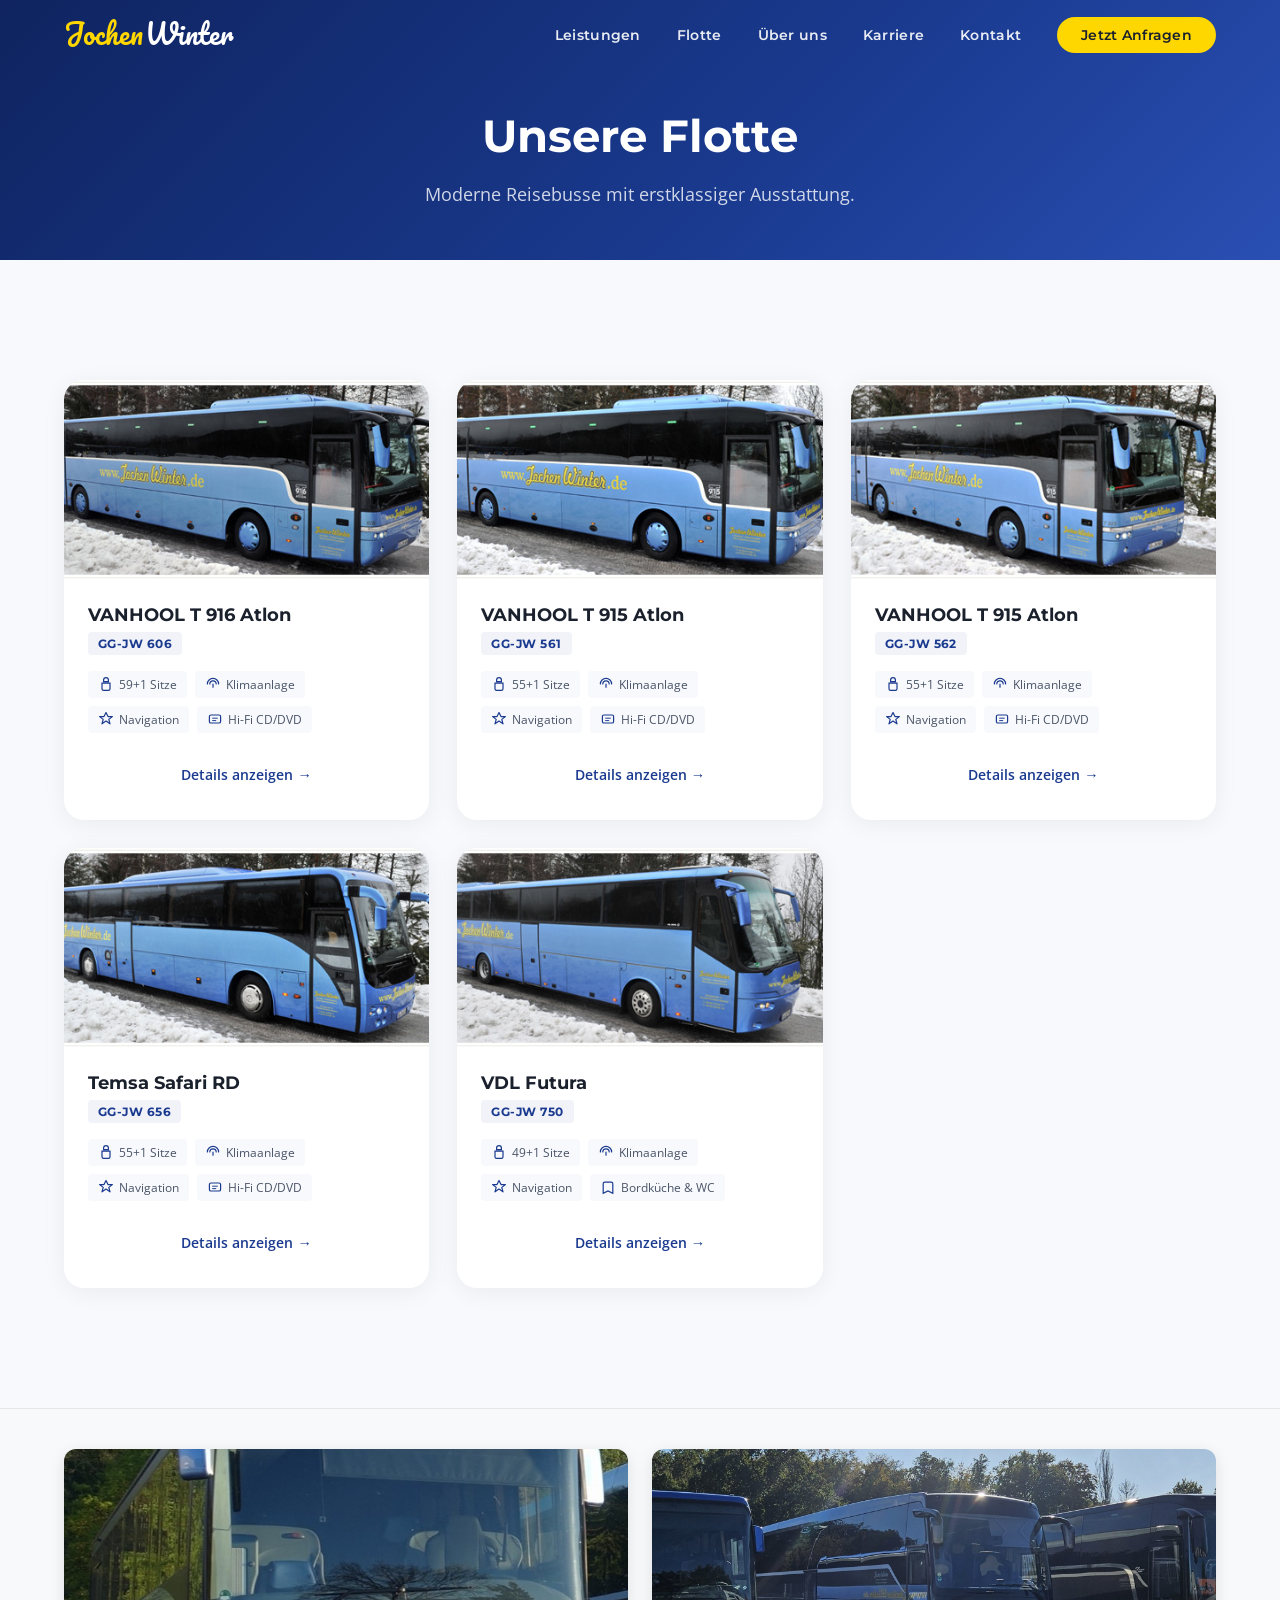
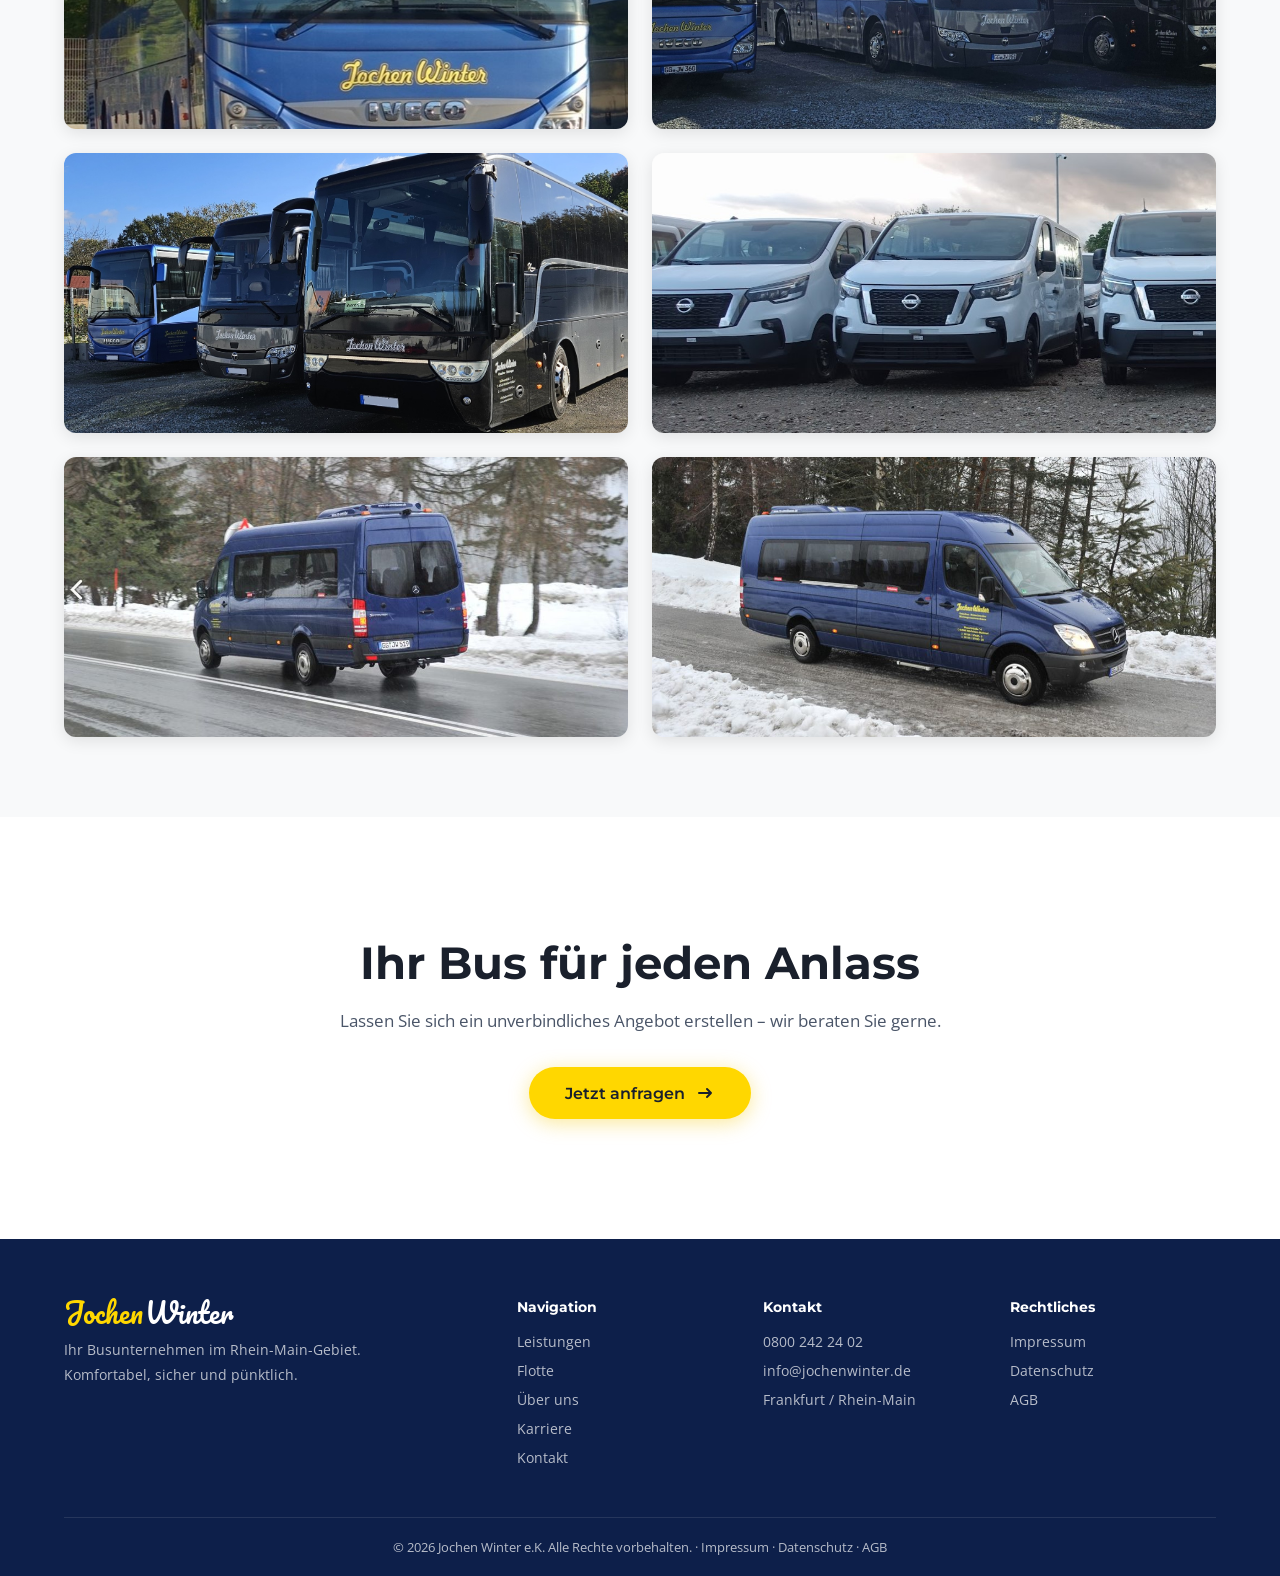
<file: flotte.html>
<!DOCTYPE html>
<html lang="de">
<head>
    <meta charset="UTF-8">
    <meta name="viewport" content="width=device-width, initial-scale=1.0">
    <title>Unsere Flotte | Jochen Winter e.K.</title>
    <meta name="description" content="Moderne Reisebusse von Jochen Winter e.K. – komfortabel, sicher und bestens ausgestattet für Ihre Fahrt im Rhein-Main-Gebiet.">
    <link rel="preconnect" href="https://fonts.googleapis.com">
    <link rel="preconnect" href="https://fonts.gstatic.com" crossorigin>
    <link href="https://fonts.googleapis.com/css2?family=Dancing+Script:wght@700&family=Pacifico&family=Montserrat:wght@400;600;700;800&family=Open+Sans:wght@400;500;600&display=swap" rel="stylesheet">
    <link rel="stylesheet" href="style.css">
</head>
<body>

    <!-- Navigation -->
    <nav class="navbar scrolled" id="navbar">
        <div class="nav-container">
            <a href="index.html" class="nav-logo">
                <span class="logo-text">
                    <span class="logo-jochen">Jochen</span><span class="logo-winter">Winter</span>
                </span>
            </a>
            <button class="nav-toggle" id="navToggle" aria-label="Menü öffnen">
                <span></span><span></span><span></span>
            </button>
            <ul class="nav-menu" id="navMenu">
                <li><a href="index.html#leistungen">Leistungen</a></li>
                <li><a href="flotte.html">Flotte</a></li>
                <li><a href="index.html#ueber-uns">Über uns</a></li>
                <li><a href="karriere.html">Karriere</a></li>
                <li><a href="index.html#kontakt">Kontakt</a></li>
                <li><a href="index.html#kontakt" class="nav-cta">Jetzt Anfragen</a></li>
                <li class="nav-mobile-contact">
                    <a href="tel:061059769500">06105.97695.0</a>
                    <a href="mailto:info@jochenwinter.de">info@jochenwinter.de</a>
                </li>
            </ul>
        </div>
    </nav>

    <!-- Hero -->
    <section class="flotte-hero">
        <div class="container">
            <div class="flotte-hero-content">
                <h1 class="section-title" style="color: var(--white);">Unsere Flotte</h1>
                <p style="color: rgba(255,255,255,0.8); font-size: 1.1rem; max-width: 560px; margin: 12px auto 0; line-height: 1.7;">Moderne Reisebusse mit erstklassiger Ausstattung.</p>
            </div>
        </div>
    </section>

    <!-- Flotte Grid -->
    <section class="section flotte-section">
        <div class="container">
            <div class="flotte-grid">

                <!-- GG-JW 606 -->
                <div class="flotte-card reveal">
                    <div class="flotte-card-img">
                        <img src="images/flotte/GG-JW%20606%20VANHOOL%20T%20916%20Atlon.jpg" alt="VANHOOL T 916 Atlon – GG-JW 606" onerror="this.parentElement.classList.add('flotte-card-img--fallback'); this.remove();">
                        <div class="flotte-card-fallback">
                            <svg viewBox="0 0 48 48" fill="none" width="48" height="48"><rect x="6" y="14" width="36" height="20" rx="4" stroke="currentColor" stroke-width="2"/><circle cx="15" cy="36" r="3" stroke="currentColor" stroke-width="1.5"/><circle cx="33" cy="36" r="3" stroke="currentColor" stroke-width="1.5"/><rect x="10" y="18" width="8" height="6" rx="1.5" stroke="currentColor" stroke-width="1.2"/><rect x="20" y="18" width="8" height="6" rx="1.5" stroke="currentColor" stroke-width="1.2"/><rect x="30" y="18" width="8" height="6" rx="1.5" stroke="currentColor" stroke-width="1.2"/></svg>
                        </div>
                    </div>
                    <div class="flotte-card-body">
                        <h3 class="flotte-card-title">VANHOOL T 916 Atlon</h3>
                        <span class="flotte-card-plate">GG-JW 606</span>
                        <div class="flotte-card-highlights">
                            <span><svg viewBox="0 0 20 20" fill="none" width="16" height="16"><path d="M10 2a3 3 0 013 3v2H7V5a3 3 0 013-3zM5 9h10v7a2 2 0 01-2 2H7a2 2 0 01-2-2V9z" stroke="currentColor" stroke-width="1.5"/></svg> 59+1 Sitze</span>
                            <span><svg viewBox="0 0 20 20" fill="none" width="16" height="16"><path d="M3 10a7 7 0 1114 0M6 10a4 4 0 018 0" stroke="currentColor" stroke-width="1.5" stroke-linecap="round"/><path d="M10 10v4" stroke="currentColor" stroke-width="1.5" stroke-linecap="round"/></svg> Klimaanlage</span>
                            <span><svg viewBox="0 0 20 20" fill="none" width="16" height="16"><path d="M10 2l2.5 5H18l-4.5 3.5L15 16l-5-3.5L5 16l1.5-5.5L2 7h5.5z" stroke="currentColor" stroke-width="1.5" stroke-linejoin="round"/></svg> Navigation</span>
                            <span><svg viewBox="0 0 20 20" fill="none" width="16" height="16"><rect x="3" y="5" width="14" height="10" rx="2" stroke="currentColor" stroke-width="1.5"/><path d="M7 9h6M7 12h4" stroke="currentColor" stroke-width="1.2" stroke-linecap="round"/></svg> Hi-Fi CD/DVD</span>
                        </div>
                        <button type="button" class="flotte-link-details flotte-btn-details" data-bus="606">
                            Details anzeigen →
                        </button>
                    </div>
                </div>

                <!-- GG-JW 561 -->
                <div class="flotte-card reveal">
                    <div class="flotte-card-img">
                        <img src="images/flotte/GG-JW%20561%20VANHOOL%20T%20915%20Atlon.jpg" alt="VANHOOL T 915 Atlon – GG-JW 561" onerror="this.parentElement.classList.add('flotte-card-img--fallback'); this.remove();">
                        <div class="flotte-card-fallback">
                            <svg viewBox="0 0 48 48" fill="none" width="48" height="48"><rect x="6" y="14" width="36" height="20" rx="4" stroke="currentColor" stroke-width="2"/><circle cx="15" cy="36" r="3" stroke="currentColor" stroke-width="1.5"/><circle cx="33" cy="36" r="3" stroke="currentColor" stroke-width="1.5"/><rect x="10" y="18" width="8" height="6" rx="1.5" stroke="currentColor" stroke-width="1.2"/><rect x="20" y="18" width="8" height="6" rx="1.5" stroke="currentColor" stroke-width="1.2"/><rect x="30" y="18" width="8" height="6" rx="1.5" stroke="currentColor" stroke-width="1.2"/></svg>
                        </div>
                    </div>
                    <div class="flotte-card-body">
                        <h3 class="flotte-card-title">VANHOOL T 915 Atlon</h3>
                        <span class="flotte-card-plate">GG-JW 561</span>
                        <div class="flotte-card-highlights">
                            <span><svg viewBox="0 0 20 20" fill="none" width="16" height="16"><path d="M10 2a3 3 0 013 3v2H7V5a3 3 0 013-3zM5 9h10v7a2 2 0 01-2 2H7a2 2 0 01-2-2V9z" stroke="currentColor" stroke-width="1.5"/></svg> 55+1 Sitze</span>
                            <span><svg viewBox="0 0 20 20" fill="none" width="16" height="16"><path d="M3 10a7 7 0 1114 0M6 10a4 4 0 018 0" stroke="currentColor" stroke-width="1.5" stroke-linecap="round"/><path d="M10 10v4" stroke="currentColor" stroke-width="1.5" stroke-linecap="round"/></svg> Klimaanlage</span>
                            <span><svg viewBox="0 0 20 20" fill="none" width="16" height="16"><path d="M10 2l2.5 5H18l-4.5 3.5L15 16l-5-3.5L5 16l1.5-5.5L2 7h5.5z" stroke="currentColor" stroke-width="1.5" stroke-linejoin="round"/></svg> Navigation</span>
                            <span><svg viewBox="0 0 20 20" fill="none" width="16" height="16"><rect x="3" y="5" width="14" height="10" rx="2" stroke="currentColor" stroke-width="1.5"/><path d="M7 9h6M7 12h4" stroke="currentColor" stroke-width="1.2" stroke-linecap="round"/></svg> Hi-Fi CD/DVD</span>
                        </div>
                        <button type="button" class="flotte-link-details flotte-btn-details" data-bus="561">
                            Details anzeigen →
                        </button>
                    </div>
                </div>

                <!-- GG-JW 562 -->
                <div class="flotte-card reveal">
                    <div class="flotte-card-img">
                        <img src="images/flotte/GG-JW%20562%20VANHOOL%20T%20915%20Atlon.jpg" alt="VANHOOL T 915 Atlon – GG-JW 562" onerror="this.parentElement.classList.add('flotte-card-img--fallback'); this.remove();">
                        <div class="flotte-card-fallback">
                            <svg viewBox="0 0 48 48" fill="none" width="48" height="48"><rect x="6" y="14" width="36" height="20" rx="4" stroke="currentColor" stroke-width="2"/><circle cx="15" cy="36" r="3" stroke="currentColor" stroke-width="1.5"/><circle cx="33" cy="36" r="3" stroke="currentColor" stroke-width="1.5"/><rect x="10" y="18" width="8" height="6" rx="1.5" stroke="currentColor" stroke-width="1.2"/><rect x="20" y="18" width="8" height="6" rx="1.5" stroke="currentColor" stroke-width="1.2"/><rect x="30" y="18" width="8" height="6" rx="1.5" stroke="currentColor" stroke-width="1.2"/></svg>
                        </div>
                    </div>
                    <div class="flotte-card-body">
                        <h3 class="flotte-card-title">VANHOOL T 915 Atlon</h3>
                        <span class="flotte-card-plate">GG-JW 562</span>
                        <div class="flotte-card-highlights">
                            <span><svg viewBox="0 0 20 20" fill="none" width="16" height="16"><path d="M10 2a3 3 0 013 3v2H7V5a3 3 0 013-3zM5 9h10v7a2 2 0 01-2 2H7a2 2 0 01-2-2V9z" stroke="currentColor" stroke-width="1.5"/></svg> 55+1 Sitze</span>
                            <span><svg viewBox="0 0 20 20" fill="none" width="16" height="16"><path d="M3 10a7 7 0 1114 0M6 10a4 4 0 018 0" stroke="currentColor" stroke-width="1.5" stroke-linecap="round"/><path d="M10 10v4" stroke="currentColor" stroke-width="1.5" stroke-linecap="round"/></svg> Klimaanlage</span>
                            <span><svg viewBox="0 0 20 20" fill="none" width="16" height="16"><path d="M10 2l2.5 5H18l-4.5 3.5L15 16l-5-3.5L5 16l1.5-5.5L2 7h5.5z" stroke="currentColor" stroke-width="1.5" stroke-linejoin="round"/></svg> Navigation</span>
                            <span><svg viewBox="0 0 20 20" fill="none" width="16" height="16"><rect x="3" y="5" width="14" height="10" rx="2" stroke="currentColor" stroke-width="1.5"/><path d="M7 9h6M7 12h4" stroke="currentColor" stroke-width="1.2" stroke-linecap="round"/></svg> Hi-Fi CD/DVD</span>
                        </div>
                        <button type="button" class="flotte-link-details flotte-btn-details" data-bus="562">
                            Details anzeigen →
                        </button>
                    </div>
                </div>

                <!-- GG-JW-540 -->
                <div class="flotte-card reveal">
                    <div class="flotte-card-img">
                        <img src="images/flotte/GG-JW%20656%20Temsa%20Safari%20RD.jpg" alt="Temsa Safari RD – GG-JW 656" onerror="this.parentElement.classList.add('flotte-card-img--fallback'); this.remove();">
                        <div class="flotte-card-fallback">
                            <svg viewBox="0 0 48 48" fill="none" width="48" height="48"><rect x="6" y="14" width="36" height="20" rx="4" stroke="currentColor" stroke-width="2"/><circle cx="15" cy="36" r="3" stroke="currentColor" stroke-width="1.5"/><circle cx="33" cy="36" r="3" stroke="currentColor" stroke-width="1.5"/><rect x="10" y="18" width="8" height="6" rx="1.5" stroke="currentColor" stroke-width="1.2"/><rect x="20" y="18" width="8" height="6" rx="1.5" stroke="currentColor" stroke-width="1.2"/><rect x="30" y="18" width="8" height="6" rx="1.5" stroke="currentColor" stroke-width="1.2"/></svg>
                        </div>
                    </div>
                    <div class="flotte-card-body">
                        <h3 class="flotte-card-title">Temsa Safari RD</h3>
                        <span class="flotte-card-plate">GG-JW 656</span>
                        <div class="flotte-card-highlights">
                            <span><svg viewBox="0 0 20 20" fill="none" width="16" height="16"><path d="M10 2a3 3 0 013 3v2H7V5a3 3 0 013-3zM5 9h10v7a2 2 0 01-2 2H7a2 2 0 01-2-2V9z" stroke="currentColor" stroke-width="1.5"/></svg> 55+1 Sitze</span>
                            <span><svg viewBox="0 0 20 20" fill="none" width="16" height="16"><path d="M3 10a7 7 0 1114 0M6 10a4 4 0 018 0" stroke="currentColor" stroke-width="1.5" stroke-linecap="round"/><path d="M10 10v4" stroke="currentColor" stroke-width="1.5" stroke-linecap="round"/></svg> Klimaanlage</span>
                            <span><svg viewBox="0 0 20 20" fill="none" width="16" height="16"><path d="M10 2l2.5 5H18l-4.5 3.5L15 16l-5-3.5L5 16l1.5-5.5L2 7h5.5z" stroke="currentColor" stroke-width="1.5" stroke-linejoin="round"/></svg> Navigation</span>
                            <span><svg viewBox="0 0 20 20" fill="none" width="16" height="16"><rect x="3" y="5" width="14" height="10" rx="2" stroke="currentColor" stroke-width="1.5"/><path d="M7 9h6M7 12h4" stroke="currentColor" stroke-width="1.2" stroke-linecap="round"/></svg> Hi-Fi CD/DVD</span>
                        </div>
                        <button type="button" class="flotte-link-details flotte-btn-details" data-bus="656">
                            Details anzeigen →
                        </button>
                    </div>
                </div>

                <!-- GG-JW 750 -->
                <div class="flotte-card reveal">
                    <div class="flotte-card-img">
                        <img src="images/flotte/GG-JW%20750%20VDL%20-%20Futura.jpg" alt="VDL Futura – GG-JW 750" onerror="this.parentElement.classList.add('flotte-card-img--fallback'); this.remove();">
                        <div class="flotte-card-fallback">
                            <svg viewBox="0 0 48 48" fill="none" width="48" height="48"><rect x="6" y="14" width="36" height="20" rx="4" stroke="currentColor" stroke-width="2"/><circle cx="15" cy="36" r="3" stroke="currentColor" stroke-width="1.5"/><circle cx="33" cy="36" r="3" stroke="currentColor" stroke-width="1.5"/><rect x="10" y="18" width="8" height="6" rx="1.5" stroke="currentColor" stroke-width="1.2"/><rect x="20" y="18" width="8" height="6" rx="1.5" stroke="currentColor" stroke-width="1.2"/><rect x="30" y="18" width="8" height="6" rx="1.5" stroke="currentColor" stroke-width="1.2"/></svg>
                        </div>
                    </div>
                    <div class="flotte-card-body">
                        <h3 class="flotte-card-title">VDL Futura</h3>
                        <span class="flotte-card-plate">GG-JW 750</span>
                        <div class="flotte-card-highlights">
                            <span><svg viewBox="0 0 20 20" fill="none" width="16" height="16"><path d="M10 2a3 3 0 013 3v2H7V5a3 3 0 013-3zM5 9h10v7a2 2 0 01-2 2H7a2 2 0 01-2-2V9z" stroke="currentColor" stroke-width="1.5"/></svg> 49+1 Sitze</span>
                            <span><svg viewBox="0 0 20 20" fill="none" width="16" height="16"><path d="M3 10a7 7 0 1114 0M6 10a4 4 0 018 0" stroke="currentColor" stroke-width="1.5" stroke-linecap="round"/><path d="M10 10v4" stroke="currentColor" stroke-width="1.5" stroke-linecap="round"/></svg> Klimaanlage</span>
                            <span><svg viewBox="0 0 20 20" fill="none" width="16" height="16"><path d="M10 2l2.5 5H18l-4.5 3.5L15 16l-5-3.5L5 16l1.5-5.5L2 7h5.5z" stroke="currentColor" stroke-width="1.5" stroke-linejoin="round"/></svg> Navigation</span>
                            <span><svg viewBox="0 0 20 20" fill="none" width="16" height="16"><path d="M6 4h8a2 2 0 012 2v12l-6-3-6 3V6a2 2 0 012-2z" stroke="currentColor" stroke-width="1.5"/></svg> Bordküche & WC</span>
                        </div>
                        <button type="button" class="flotte-link-details flotte-btn-details" data-bus="750">
                            Details anzeigen →
                        </button>
                    </div>
                </div>

            </div>
        </div>
    </section>

    <!-- Impressionen -->
    <section class="impressionen-section">
        <div class="container">
            <div class="impressionen-grid">
                <div class="impressionen-item">
                    <img src="images/jochen-winter-bus-blau.jpg" alt="Jochen Winter Bus blau">
                </div>
                <div class="impressionen-item">
                    <img src="images/jochen-winter-bus-schwarz.jpg" alt="Jochen Winter Bus schwarz">
                </div>
                <div class="impressionen-item">
                    <img src="images/jochen-winter-busse.jpg" alt="Jochen Winter Busse">
                </div>
                <div class="impressionen-item">
                    <img src="images/jochen-winter-miet-flotte.jpg" alt="Jochen Winter Miet-Flotte">
                </div>
                <div class="impressionen-item">
                    <img src="images/jochen-winter-transfer.jpg" alt="Jochen Winter Transfer">
                </div>
                <div class="impressionen-item">
                    <img src="images/jochen-winter-transfer-2.jpg" alt="Jochen Winter Transfer">
                </div>
            </div>
        </div>
    </section>

    <!-- CTA -->
    <section class="section" style="background: var(--white); text-align: center;">
        <div class="container">
            <h2 class="section-title">Ihr Bus für jeden Anlass</h2>
            <p class="section-desc" style="margin-bottom: 32px;">Lassen Sie sich ein unverbindliches Angebot erstellen – wir beraten Sie gerne.</p>
            <a href="index.html#kontakt" class="btn btn-primary">
                Jetzt anfragen
                <svg width="20" height="20" viewBox="0 0 20 20" fill="none"><path d="M4 10h12m0 0l-4-4m4 4l-4 4" stroke="currentColor" stroke-width="2" stroke-linecap="round" stroke-linejoin="round"/></svg>
            </a>
        </div>
    </section>

    <!-- Modal -->
    <div class="flotte-modal-overlay" id="flotteModal">
        <div class="flotte-modal">
            <button type="button" class="flotte-modal-close" id="flotteModalClose">
                <svg viewBox="0 0 24 24" fill="none" width="24" height="24"><path d="M18 6L6 18M6 6l12 12" stroke="currentColor" stroke-width="2" stroke-linecap="round"/></svg>
            </button>
            <div class="flotte-modal-body" id="flotteModalBody"></div>
        </div>
    </div>

    <!-- Footer -->
    <footer class="footer">
        <div class="container">
            <div class="footer-content">
                <div class="footer-brand">
                    <a href="index.html" class="nav-logo footer-logo">
                        <span class="logo-text">
                            <span class="logo-jochen">Jochen</span><span class="logo-winter">Winter</span>
                        </span>
                    </a>
                    <p>Ihr Busunternehmen im Rhein-Main-Gebiet.<br>Komfortabel, sicher und pünktlich.</p>
                </div>
                <div class="footer-links">
                    <h4>Navigation</h4>
                    <a href="index.html#leistungen">Leistungen</a>
                    <a href="flotte.html">Flotte</a>
                    <a href="index.html#ueber-uns">Über uns</a>
                    <a href="karriere.html">Karriere</a>
                    <a href="index.html#kontakt">Kontakt</a>
                </div>
                <div class="footer-contact">
                    <h4>Kontakt</h4>
                    <a href="tel:08002422402">0800 242 24 02</a>
                    <a href="mailto:info@jochenwinter.de">info@jochenwinter.de</a>
                    <span>Frankfurt / Rhein-Main</span>
                </div>
                <div class="footer-legal">
                    <h4>Rechtliches</h4>
                    <a href="impressum.html">Impressum</a>
                    <a href="datenschutz.html">Datenschutz</a>
                    <a href="agb.html">AGB</a>
                </div>
            </div>
            <div class="footer-bottom">
                <p>&copy; 2026 Jochen Winter e.K. Alle Rechte vorbehalten. · <a href="impressum.html">Impressum</a> · <a href="datenschutz.html">Datenschutz</a> · <a href="agb.html">AGB</a></p>
            </div>
        </div>
    </footer>

    <script src="script.js"></script>
    <script>
    document.addEventListener('DOMContentLoaded', () => {
        const busData = {
            '606': {
                name: 'VANHOOL T 916 Atlon',
                plate: 'GG-JW 606',
                seats: '59+1',
                details: [
                    'Schlafsessel',
                    '3-Punkt-Gurte',
                    'Klimaanlage',
                    'Kühlschrank',
                    'Hi-Fi CD/DVD',
                    'Navigation',
                    'Rückfahrkamera',
                    'EURO 5 EEV',
                    'Mikrofon'
                ]
            },
            '561': {
                name: 'VANHOOL T 915 Atlon',
                plate: 'GG-JW 561',
                seats: '55+1',
                details: [
                    'Schlafsessel',
                    '3-Punkt-Gurte',
                    'Klapptische',
                    'Klimaanlage',
                    'Kühlschrank',
                    'Hi-Fi CD/DVD',
                    'Navigation',
                    'Rückfahrkamera',
                    'EURO 5 EEV',
                    'Mikrofon'
                ]
            },
            '562': {
                name: 'VANHOOL T 915 Atlon',
                plate: 'GG-JW 562',
                seats: '55+1',
                details: [
                    'Schlafsessel',
                    '3-Punkt-Gurte',
                    'Klapptische',
                    'Klimaanlage',
                    'Kühlschrank',
                    'Hi-Fi CD/DVD',
                    'Navigation',
                    'Rückfahrkamera',
                    'EURO 5 EEV',
                    'Mikrofon'
                ]
            },
            '656': {
                name: 'Temsa Safari RD',
                plate: 'GG-JW 656',
                seats: '55+1',
                details: [
                    'Schlafsessel',
                    '2-Punkt-Gurte',
                    'Klapptische',
                    'Fußrasten',
                    'Klimaanlage',
                    'Kühlschrank',
                    'Hi-Fi CD/DVD',
                    'Navigation',
                    'Rückfahrkamera',
                    'EURO 5',
                    'Mikrofon'
                ]
            },
            '750': {
                name: 'VDL Futura',
                plate: 'GG-JW 750',
                seats: '49+1',
                details: [
                    'Schlafsessel',
                    '2-Punkt-Gurte',
                    'Klapptische',
                    'Fußrasten',
                    'Klimaanlage',
                    'Chemie-WC',
                    'Bordküche',
                    '2x Kühlschrank',
                    'Hi-Fi CD/DVD',
                    'Navigation',
                    'Rückfahrkamera',
                    'EURO 5',
                    'Mikrofon'
                ]
            }
        };

        const modal = document.getElementById('flotteModal');
        const modalBody = document.getElementById('flotteModalBody');
        const modalClose = document.getElementById('flotteModalClose');

        document.querySelectorAll('.flotte-btn-details').forEach(btn => {
            btn.addEventListener('click', () => {
                const bus = busData[btn.dataset.bus];
                if (!bus) return;
                modalBody.innerHTML = `
                    <h3>${bus.name}</h3>
                    <span class="flotte-modal-plate">${bus.plate}</span>
                    <div class="flotte-modal-seats">${bus.seats} Sitzplätze</div>
                    <h4>Ausstattung</h4>
                    <ul class="flotte-modal-list">
                        ${bus.details.map(d => `<li>${d}</li>`).join('')}
                    </ul>
                    <a href="index.html#kontakt" class="btn btn-primary" style="margin-top: 24px;">
                        Diesen Bus anfragen
                        <svg width="20" height="20" viewBox="0 0 20 20" fill="none"><path d="M4 10h12m0 0l-4-4m4 4l-4 4" stroke="currentColor" stroke-width="2" stroke-linecap="round" stroke-linejoin="round"/></svg>
                    </a>
                `;
                modal.classList.add('active');
                document.body.style.overflow = 'hidden';
            });
        });

        const closeModal = () => {
            modal.classList.remove('active');
            document.body.style.overflow = '';
        };

        modalClose.addEventListener('click', closeModal);
        modal.addEventListener('click', (e) => {
            if (e.target === modal) closeModal();
        });
        document.addEventListener('keydown', (e) => {
            if (e.key === 'Escape' && modal.classList.contains('active')) closeModal();
        });
    });
    </script>
</body>
</html>
</file>
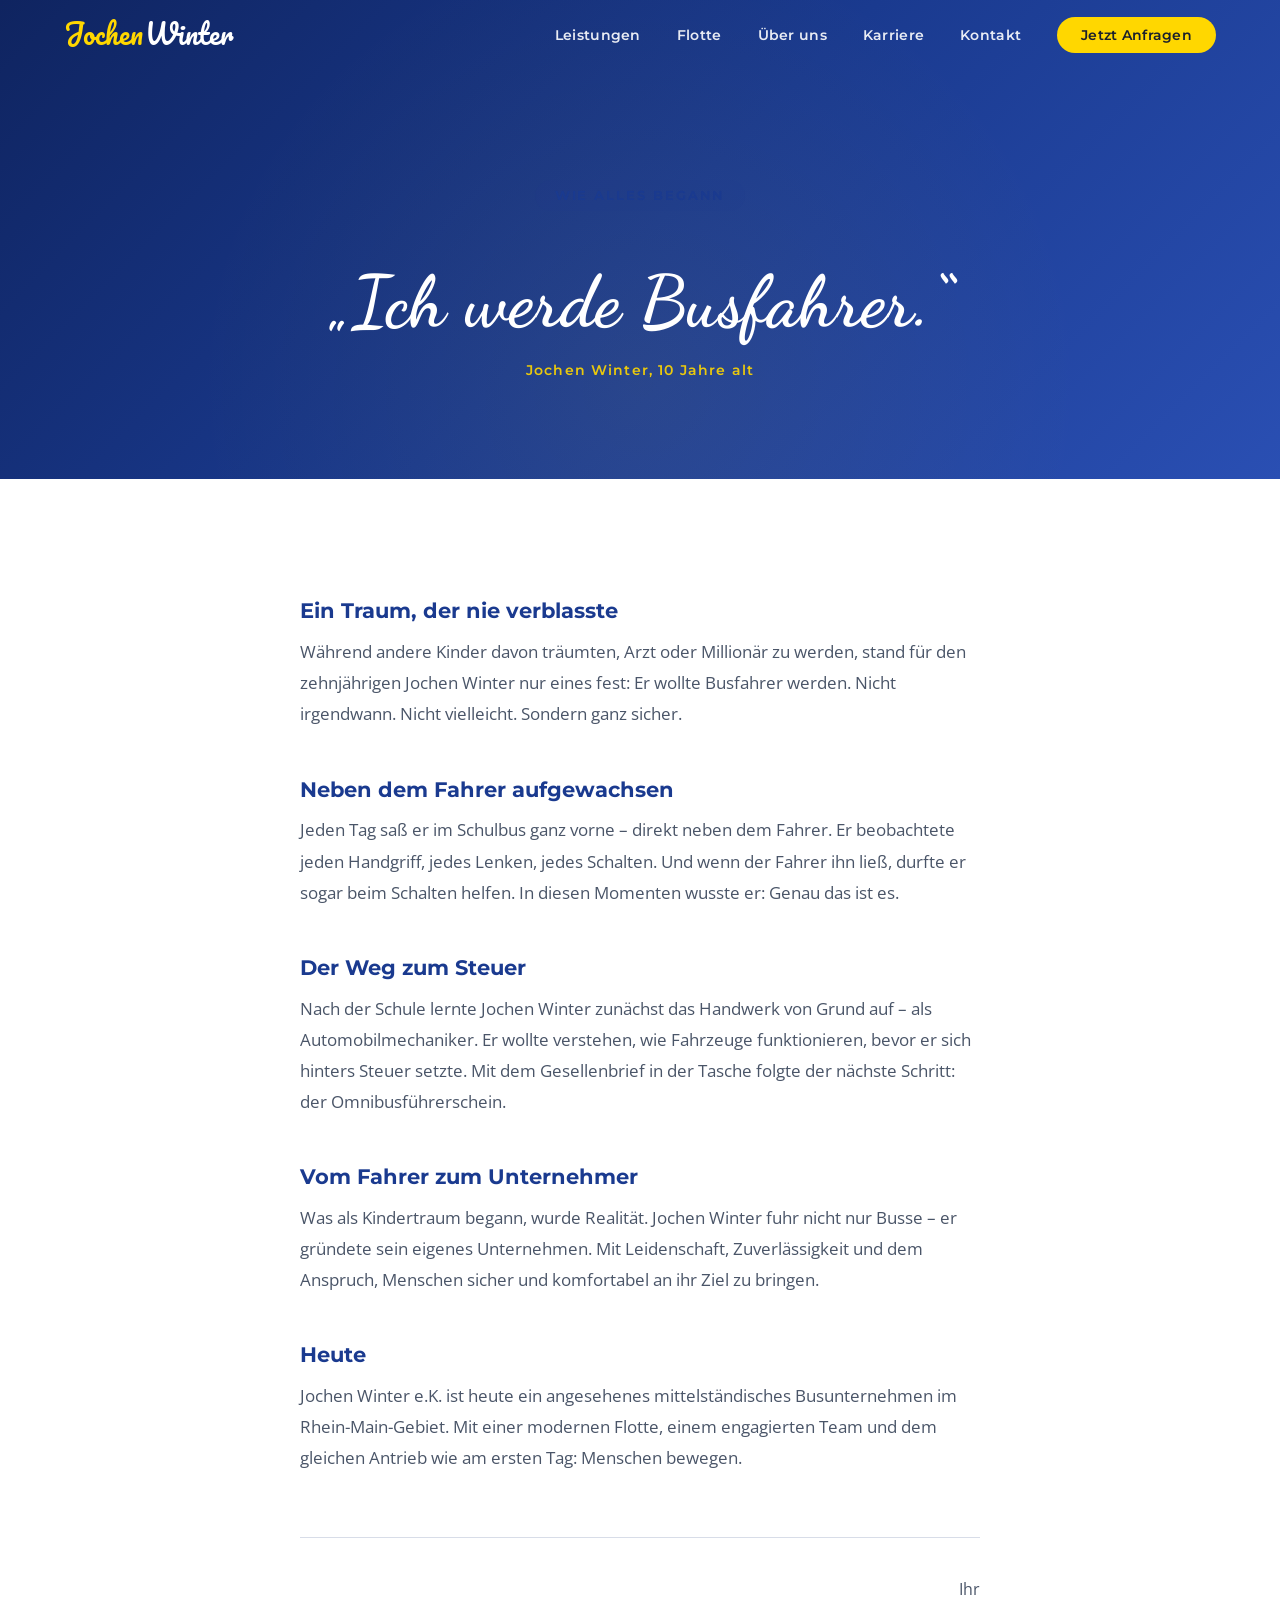
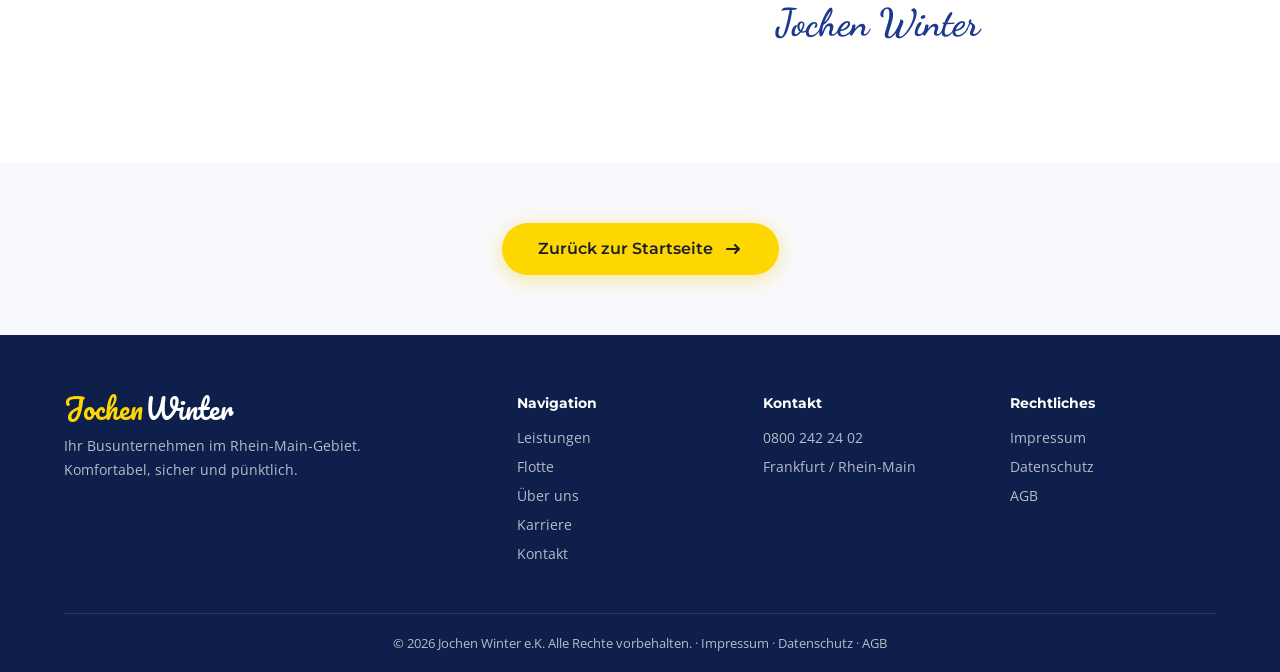
<file: geschichte.html>
<!DOCTYPE html>
<html lang="de">
<head>
    <meta charset="UTF-8">
    <meta name="viewport" content="width=device-width, initial-scale=1.0">
    <title>Unsere Geschichte | Jochen Winter e.K.</title>
    <meta name="description" content="Die Geschichte von Jochen Winter – vom Kindertraum zum erfolgreichen Busunternehmen im Rhein-Main-Gebiet.">
    <link rel="preconnect" href="https://fonts.googleapis.com">
    <link rel="preconnect" href="https://fonts.gstatic.com" crossorigin>
    <link href="https://fonts.googleapis.com/css2?family=Dancing+Script:wght@700&family=Pacifico&family=Montserrat:wght@400;600;700;800&family=Open+Sans:wght@400;500;600&display=swap" rel="stylesheet">
    <link rel="stylesheet" href="style.css">
</head>
<body>

    <!-- Navigation -->
    <nav class="navbar scrolled" id="navbar">
        <div class="nav-container">
            <a href="index.html" class="nav-logo">
                <span class="logo-text">
                    <span class="logo-jochen">Jochen</span><span class="logo-winter">Winter</span>
                </span>
            </a>
            <button class="nav-toggle" id="navToggle" aria-label="Menü öffnen">
                <span></span><span></span><span></span>
            </button>
            <ul class="nav-menu" id="navMenu">
                <li><a href="index.html#leistungen">Leistungen</a></li>
                <li><a href="flotte.html">Flotte</a></li>
                <li><a href="index.html#ueber-uns">Über uns</a></li>
                <li><a href="karriere.html">Karriere</a></li>
                <li><a href="index.html#kontakt">Kontakt</a></li>
                <li><a href="index.html#kontakt" class="nav-cta">Jetzt Anfragen</a></li>
                <li class="nav-mobile-contact">
                    <a href="tel:061059769500">06105.97695.0</a>
                    <a href="mailto:info@jochenwinter.de">info@jochenwinter.de</a>
                </li>
            </ul>
        </div>
    </nav>

    <!-- Hero-Zitat -->
    <section class="geschichte-hero">
        <div class="container">
            <div class="geschichte-hero-content">
                <span class="section-tag">Wie alles begann</span>
                <blockquote class="geschichte-zitat">
                    &bdquo;Ich werde Busfahrer.&ldquo;
                </blockquote>
                <p class="geschichte-zitat-sub">Jochen Winter, 10 Jahre alt</p>
            </div>
        </div>
    </section>

    <!-- Geschichte -->
    <section class="section geschichte-inhalt">
        <div class="container">
            <div class="geschichte-text">
                <div class="geschichte-block reveal">
                    <h2>Ein Traum, der nie verblasste</h2>
                    <p>Während andere Kinder davon träumten, Arzt oder Millionär zu werden, stand für den zehnjährigen Jochen Winter nur eines fest: Er wollte Busfahrer werden. Nicht irgendwann. Nicht vielleicht. Sondern ganz sicher.</p>
                </div>

                <div class="geschichte-block reveal">
                    <h2>Neben dem Fahrer aufgewachsen</h2>
                    <p>Jeden Tag saß er im Schulbus ganz vorne – direkt neben dem Fahrer. Er beobachtete jeden Handgriff, jedes Lenken, jedes Schalten. Und wenn der Fahrer ihn ließ, durfte er sogar beim Schalten helfen. In diesen Momenten wusste er: Genau das ist es.</p>
                </div>

                <div class="geschichte-block reveal">
                    <h2>Der Weg zum Steuer</h2>
                    <p>Nach der Schule lernte Jochen Winter zunächst das Handwerk von Grund auf – als Automobilmechaniker. Er wollte verstehen, wie Fahrzeuge funktionieren, bevor er sich hinters Steuer setzte. Mit dem Gesellenbrief in der Tasche folgte der nächste Schritt: der Omnibusführerschein.</p>
                </div>

                <div class="geschichte-block reveal">
                    <h2>Vom Fahrer zum Unternehmer</h2>
                    <p>Was als Kindertraum begann, wurde Realität. Jochen Winter fuhr nicht nur Busse – er gründete sein eigenes Unternehmen. Mit Leidenschaft, Zuverlässigkeit und dem Anspruch, Menschen sicher und komfortabel an ihr Ziel zu bringen.</p>
                </div>

                <div class="geschichte-block reveal">
                    <h2>Heute</h2>
                    <p>Jochen Winter e.K. ist heute ein angesehenes mittelständisches Busunternehmen im Rhein-Main-Gebiet. Mit einer modernen Flotte, einem engagierten Team und dem gleichen Antrieb wie am ersten Tag: Menschen bewegen.</p>
                </div>

                <div class="geschichte-signatur reveal">
                    <p>Ihr</p>
                    <span class="geschichte-unterschrift">Jochen Winter</span>
                </div>
            </div>
        </div>
    </section>

    <!-- Zurück-CTA -->
    <section class="section geschichte-cta">
        <div class="container" style="text-align: center;">
            <a href="index.html" class="btn btn-primary">
                Zurück zur Startseite
                <svg width="20" height="20" viewBox="0 0 20 20" fill="none"><path d="M4 10h12m0 0l-4-4m4 4l-4 4" stroke="currentColor" stroke-width="2" stroke-linecap="round" stroke-linejoin="round"/></svg>
            </a>
        </div>
    </section>

    <!-- Footer -->
    <footer class="footer">
        <div class="container">
            <div class="footer-content">
                <div class="footer-brand">
                    <a href="index.html" class="nav-logo footer-logo">
                        <span class="logo-text">
                            <span class="logo-jochen">Jochen</span><span class="logo-winter">Winter</span>
                        </span>
                    </a>
                    <p>Ihr Busunternehmen im Rhein-Main-Gebiet.<br>Komfortabel, sicher und pünktlich.</p>
                </div>
                <div class="footer-links">
                    <h4>Navigation</h4>
                    <a href="index.html#leistungen">Leistungen</a>
                    <a href="flotte.html">Flotte</a>
                    <a href="index.html#ueber-uns">Über uns</a>
                    <a href="karriere.html">Karriere</a>
                    <a href="index.html#kontakt">Kontakt</a>
                </div>
                <div class="footer-contact">
                    <h4>Kontakt</h4>
                    <a href="tel:08002422402">0800 242 24 02</a>
                    <span>Frankfurt / Rhein-Main</span>
                </div>
                <div class="footer-legal">
                    <h4>Rechtliches</h4>
                    <a href="impressum.html">Impressum</a>
                    <a href="datenschutz.html">Datenschutz</a>
                    <a href="agb.html">AGB</a>
                </div>
            </div>
            <div class="footer-bottom">
                <p>&copy; 2026 Jochen Winter e.K. Alle Rechte vorbehalten. · <a href="impressum.html">Impressum</a> · <a href="datenschutz.html">Datenschutz</a> · <a href="agb.html">AGB</a></p>
            </div>
        </div>
    </footer>

    <script src="script.js"></script>
</body>
</html>
</file>
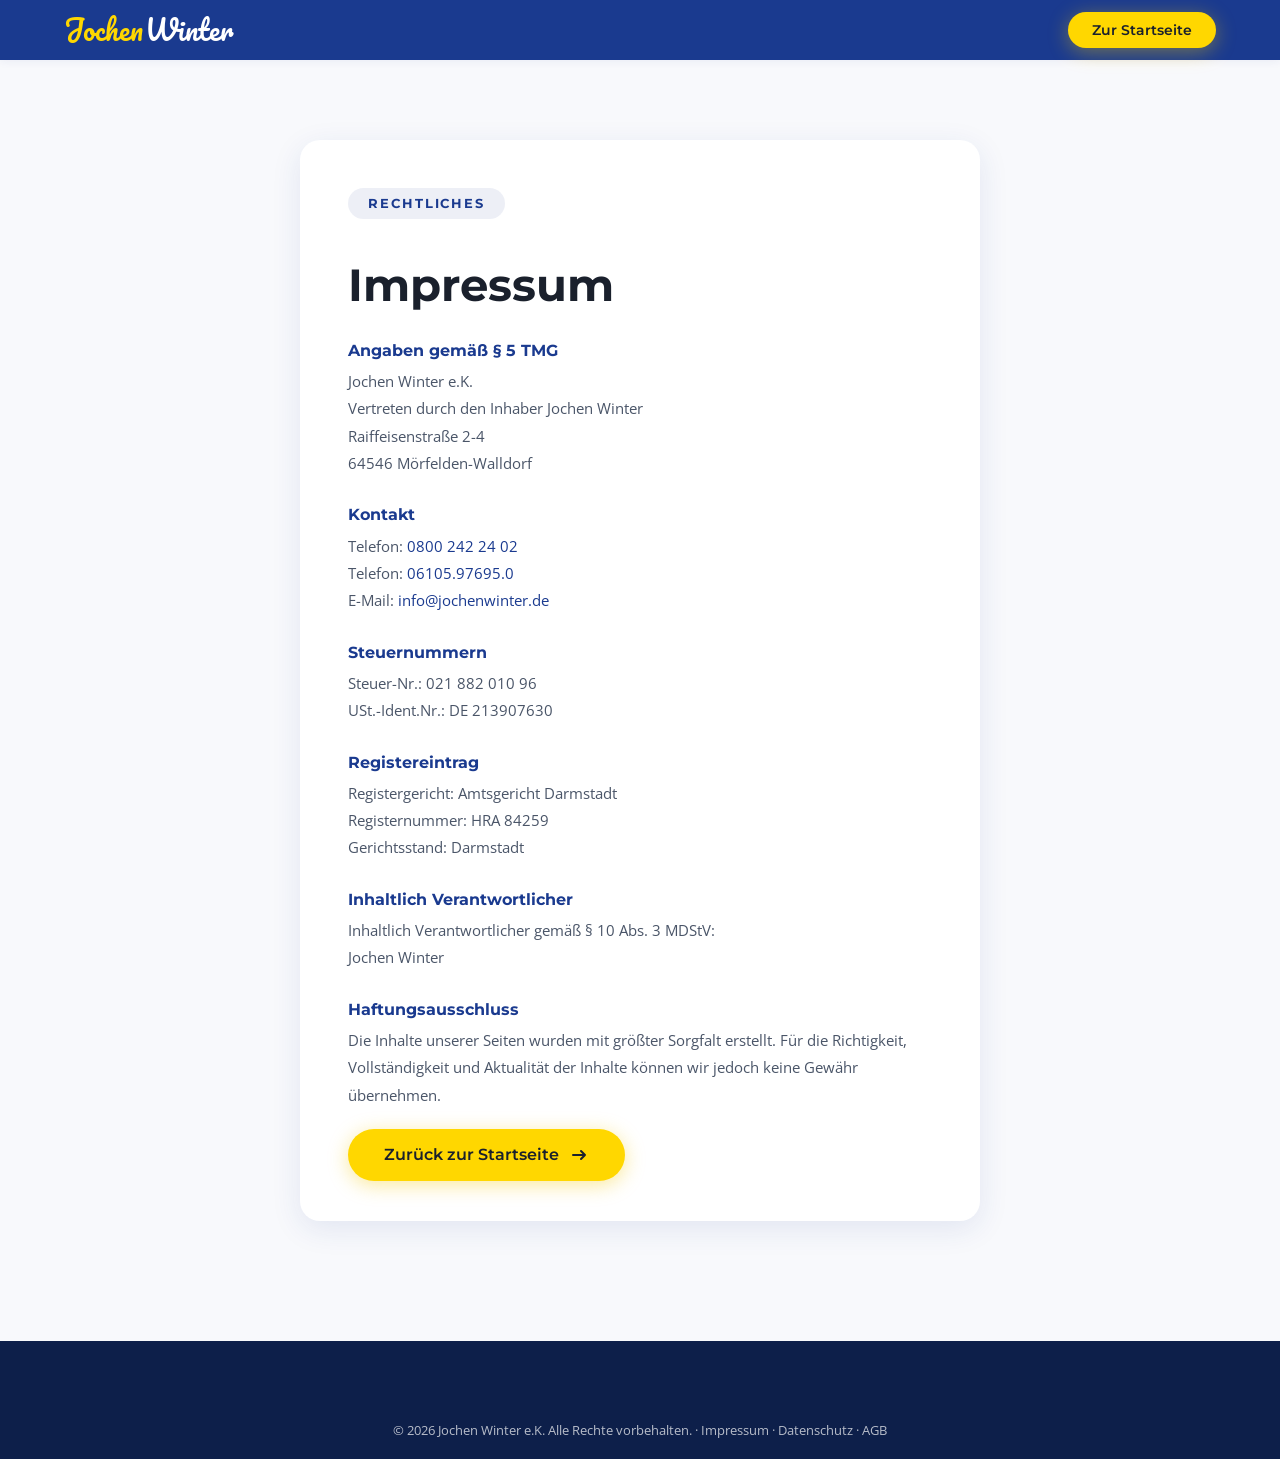
<file: impressum.html>
<!DOCTYPE html>
<html lang="de">
<head>
    <meta charset="UTF-8">
    <meta name="viewport" content="width=device-width, initial-scale=1.0">
    <title>Impressum | Jochen Winter e.K.</title>
    <link rel="preconnect" href="https://fonts.googleapis.com">
    <link rel="preconnect" href="https://fonts.gstatic.com" crossorigin>
    <link href="https://fonts.googleapis.com/css2?family=Dancing+Script:wght@700&family=Pacifico&family=Montserrat:wght@400;600;700;800&family=Open+Sans:wght@400;500;600&display=swap" rel="stylesheet">
    <link rel="stylesheet" href="style.css">
</head>
<body>

    <!-- Navigation -->
    <nav class="navbar scrolled" id="navbar">
        <div class="nav-container">
            <a href="index.html" class="nav-logo">
                <span class="logo-text">
                    <span class="logo-jochen">Jochen</span><span class="logo-winter">Winter</span>
                </span>
            </a>
            <a href="index.html" class="btn btn-primary" style="padding: 10px 24px; font-size: 0.85rem;">Zur Startseite</a>
        </div>
    </nav>

    <!-- Impressum -->
    <section class="section impressum-page">
        <div class="container">
            <div class="impressum-card">
                <span class="section-tag">Rechtliches</span>
                <h1 class="section-title" style="margin-top: 20px;">Impressum</h1>

                <div class="impressum-block">
                    <h3>Angaben gemäß § 5 TMG</h3>
                    <p>
                        Jochen Winter e.K.<br>
                        Vertreten durch den Inhaber Jochen Winter<br>
                        Raiffeisenstraße 2-4<br>
                        64546 Mörfelden-Walldorf
                    </p>
                </div>

                <div class="impressum-block">
                    <h3>Kontakt</h3>
                    <p>
                        Telefon: <a href="tel:08002422402">0800 242 24 02</a><br>
                        Telefon: <a href="tel:061059769500">06105.97695.0</a><br>
                        E-Mail: <a href="mailto:info@jochenwinter.de">info@jochenwinter.de</a>
                    </p>
                </div>

                <div class="impressum-block">
                    <h3>Steuernummern</h3>
                    <p>
                        Steuer-Nr.: 021 882 010 96<br>
                        USt.-Ident.Nr.: DE 213907630
                    </p>
                </div>

                <div class="impressum-block">
                    <h3>Registereintrag</h3>
                    <p>
                        Registergericht: Amtsgericht Darmstadt<br>
                        Registernummer: HRA 84259<br>
                        Gerichtsstand: Darmstadt
                    </p>
                </div>

                <div class="impressum-block">
                    <h3>Inhaltlich Verantwortlicher</h3>
                    <p>
                        Inhaltlich Verantwortlicher gemäß § 10 Abs. 3 MDStV:<br>
                        Jochen Winter
                    </p>
                </div>

                <div class="impressum-block">
                    <h3>Haftungsausschluss</h3>
                    <p>
                        Die Inhalte unserer Seiten wurden mit größter Sorgfalt erstellt. Für die Richtigkeit, Vollständigkeit und Aktualität der Inhalte können wir jedoch keine Gewähr übernehmen.
                    </p>
                </div>

                <a href="index.html" class="btn btn-primary" style="margin-top: 20px;">
                    Zurück zur Startseite
                    <svg width="20" height="20" viewBox="0 0 20 20" fill="none"><path d="M4 10h12m0 0l-4-4m4 4l-4 4" stroke="currentColor" stroke-width="2" stroke-linecap="round" stroke-linejoin="round"/></svg>
                </a>
            </div>
        </div>
    </section>

    <!-- Footer -->
    <footer class="footer">
        <div class="container">
            <div class="footer-bottom" style="border-top: none;">
                <p>&copy; 2026 Jochen Winter e.K. Alle Rechte vorbehalten. · <a href="impressum.html">Impressum</a> · <a href="datenschutz.html">Datenschutz</a> · <a href="agb.html">AGB</a></p>
            </div>
        </div>
    </footer>

</body>
</html>
</file>
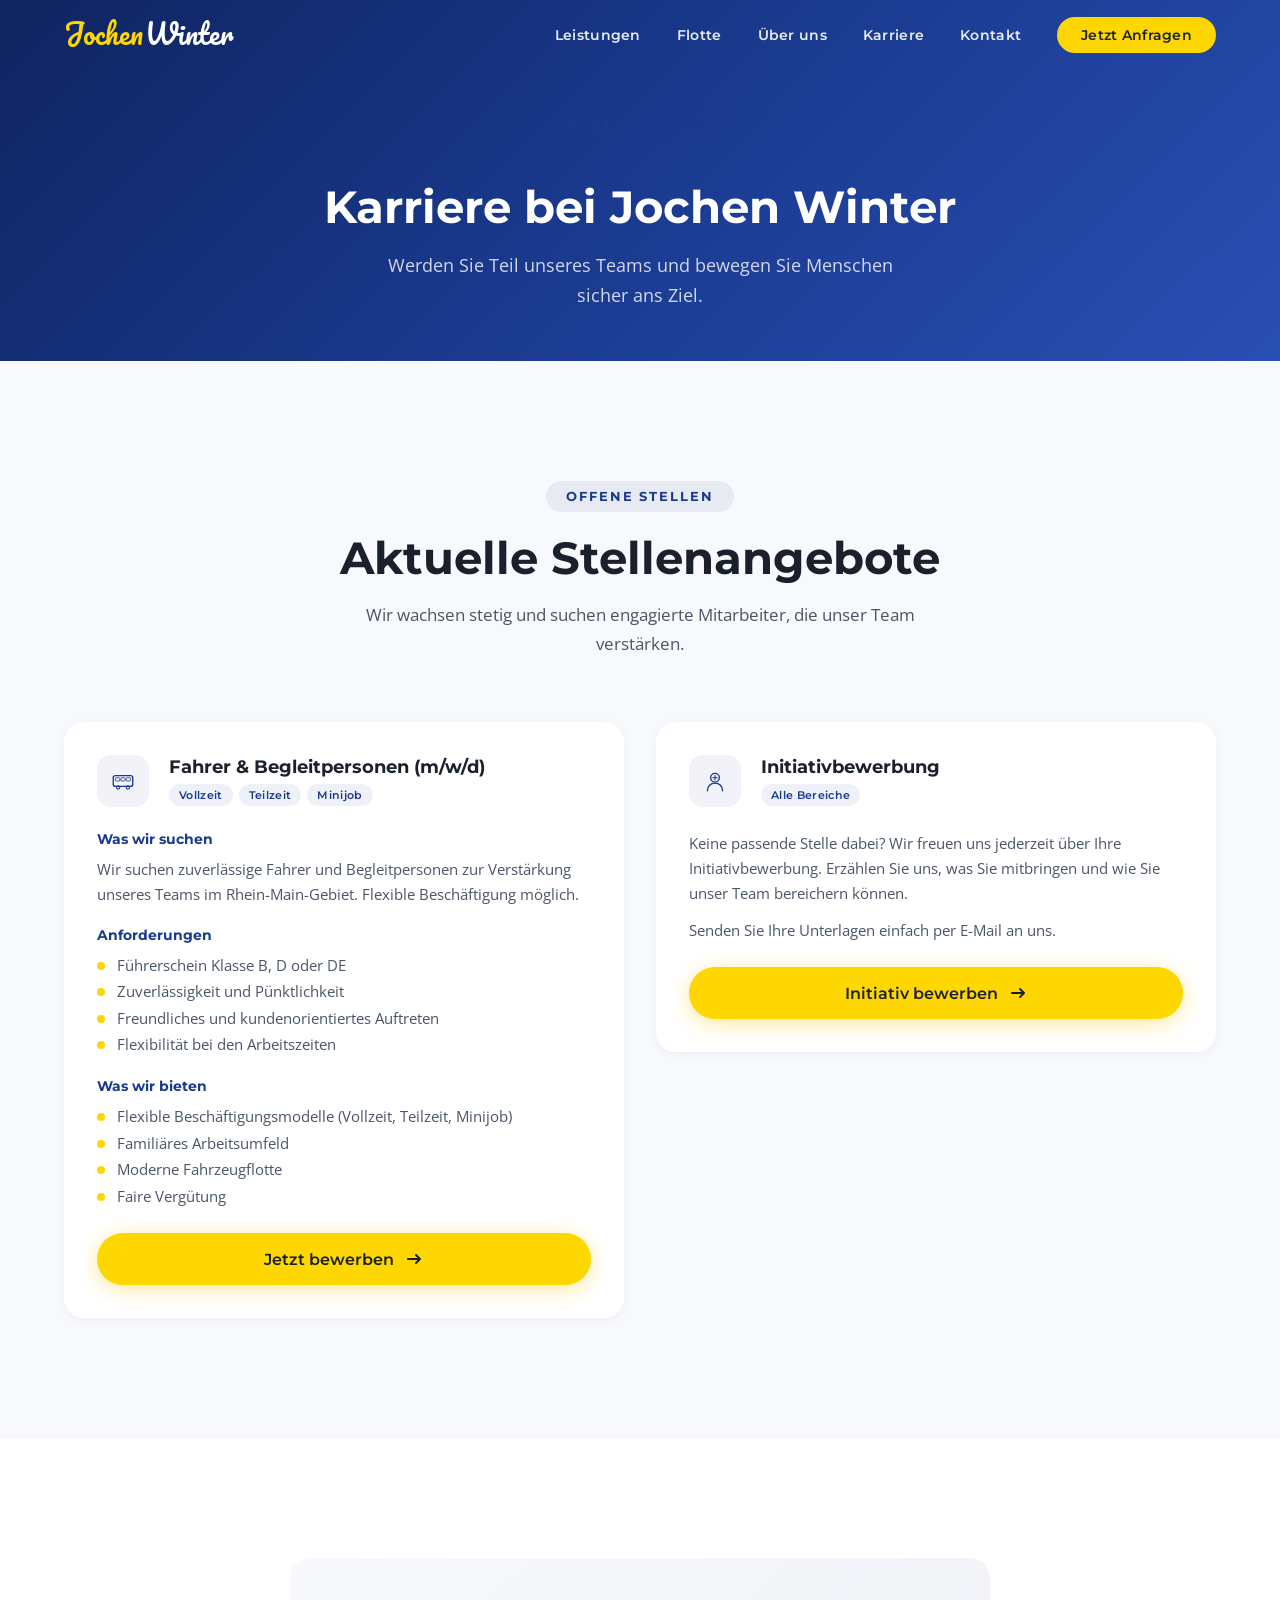
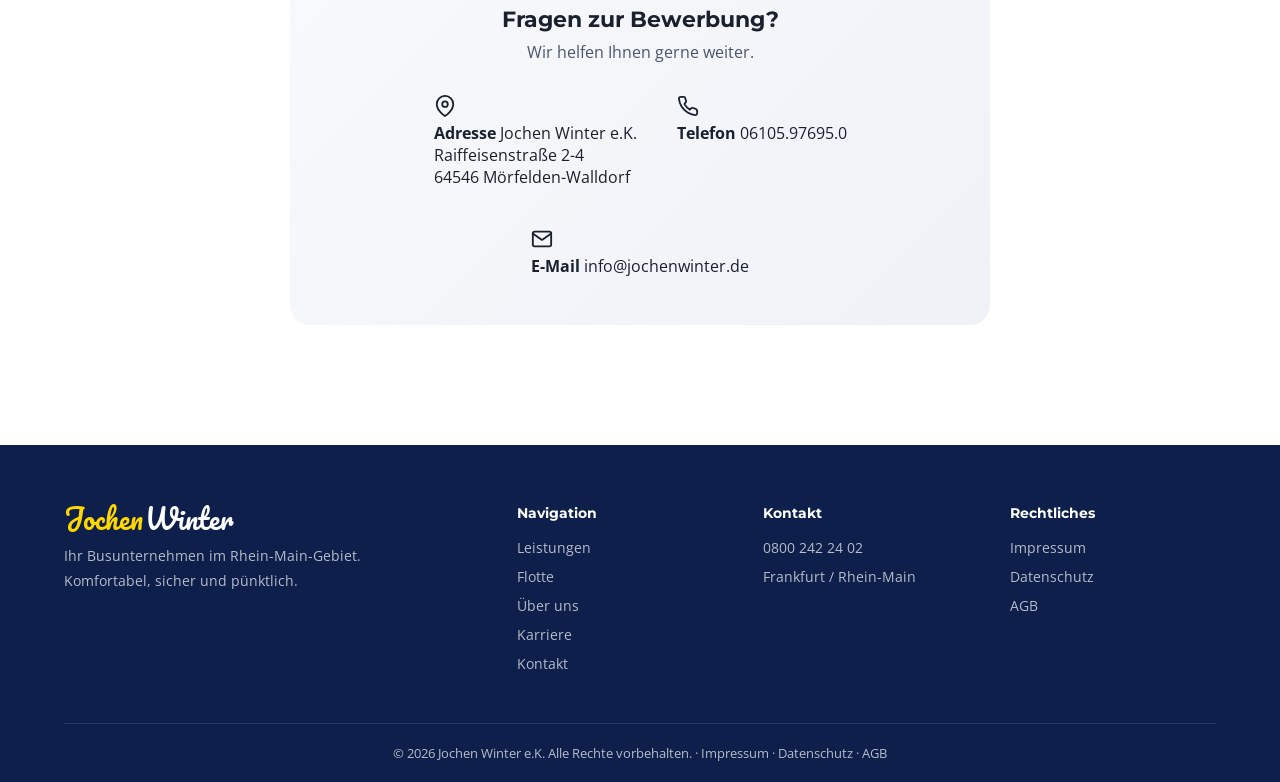
<file: karriere.html>
<!DOCTYPE html>
<html lang="de">
<head>
    <meta charset="UTF-8">
    <meta name="viewport" content="width=device-width, initial-scale=1.0">
    <title>Karriere | Jochen Winter e.K.</title>
    <meta name="description" content="Karriere bei Jochen Winter e.K. – Wir suchen Fahrer und Begleitpersonen im Rhein-Main-Gebiet.">
    <link rel="preconnect" href="https://fonts.googleapis.com">
    <link rel="preconnect" href="https://fonts.gstatic.com" crossorigin>
    <link href="https://fonts.googleapis.com/css2?family=Dancing+Script:wght@700&family=Pacifico&family=Montserrat:wght@400;600;700;800&family=Open+Sans:wght@400;500;600&display=swap" rel="stylesheet">
    <link rel="stylesheet" href="style.css">
</head>
<body>

    <!-- Navigation -->
    <nav class="navbar scrolled" id="navbar">
        <div class="nav-container">
            <a href="index.html" class="nav-logo">
                <span class="logo-text">
                    <span class="logo-jochen">Jochen</span><span class="logo-winter">Winter</span>
                </span>
            </a>
            <button class="nav-toggle" id="navToggle" aria-label="Menü öffnen">
                <span></span><span></span><span></span>
            </button>
            <ul class="nav-menu" id="navMenu">
                <li><a href="index.html#leistungen">Leistungen</a></li>
                <li><a href="flotte.html">Flotte</a></li>
                <li><a href="index.html#ueber-uns">Über uns</a></li>
                <li><a href="karriere.html">Karriere</a></li>
                <li><a href="index.html#kontakt">Kontakt</a></li>
                <li><a href="index.html#kontakt" class="nav-cta">Jetzt Anfragen</a></li>
                <li class="nav-mobile-contact">
                    <a href="tel:061059769500">06105.97695.0</a>
                    <a href="mailto:info@jochenwinter.de">info@jochenwinter.de</a>
                </li>
            </ul>
        </div>
    </nav>

    <!-- Karriere Hero -->
    <section class="karriere-hero">
        <div class="container">
            <div class="karriere-hero-content">
                <span class="section-tag">Jetzt bewerben</span>
                <h1 class="section-title" style="color: var(--white); margin-top: 20px;">Karriere bei Jochen Winter</h1>
                <p style="color: rgba(255,255,255,0.8); font-size: 1.1rem; max-width: 560px; margin: 16px auto 0; line-height: 1.7;">Werden Sie Teil unseres Teams und bewegen Sie Menschen sicher ans Ziel.</p>
            </div>
        </div>
    </section>

    <!-- Stellenanzeigen -->
    <section class="section karriere-stellen">
        <div class="container">
            <div class="section-header reveal">
                <span class="section-tag">Offene Stellen</span>
                <h2 class="section-title">Aktuelle Stellenangebote</h2>
                <p class="section-desc">Wir wachsen stetig und suchen engagierte Mitarbeiter, die unser Team verstärken.</p>
            </div>

            <div class="stellen-grid">
                <!-- Stellenanzeige 1 -->
                <div class="stelle-card reveal">
                    <div class="stelle-header">
                        <div class="stelle-icon">
                            <svg viewBox="0 0 48 48" fill="none"><rect x="6" y="14" width="36" height="20" rx="4" stroke="currentColor" stroke-width="2.5"/><circle cx="15" cy="36" r="3" stroke="currentColor" stroke-width="2"/><circle cx="33" cy="36" r="3" stroke="currentColor" stroke-width="2"/><rect x="10" y="18" width="8" height="6" rx="1.5" stroke="currentColor" stroke-width="1.5"/><rect x="20" y="18" width="8" height="6" rx="1.5" stroke="currentColor" stroke-width="1.5"/><rect x="30" y="18" width="8" height="6" rx="1.5" stroke="currentColor" stroke-width="1.5"/></svg>
                        </div>
                        <div>
                            <h3>Fahrer & Begleitpersonen (m/w/d)</h3>
                            <div class="stelle-tags">
                                <span class="stelle-tag">Vollzeit</span>
                                <span class="stelle-tag">Teilzeit</span>
                                <span class="stelle-tag">Minijob</span>
                            </div>
                        </div>
                    </div>

                    <div class="stelle-body">
                        <div class="stelle-section">
                            <h4>Was wir suchen</h4>
                            <p>Wir suchen zuverlässige Fahrer und Begleitpersonen zur Verstärkung unseres Teams im Rhein-Main-Gebiet. Flexible Beschäftigung möglich.</p>
                        </div>

                        <div class="stelle-section">
                            <h4>Anforderungen</h4>
                            <ul class="stelle-list">
                                <li>Führerschein Klasse B, D oder DE</li>
                                <li>Zuverlässigkeit und Pünktlichkeit</li>
                                <li>Freundliches und kundenorientiertes Auftreten</li>
                                <li>Flexibilität bei den Arbeitszeiten</li>
                            </ul>
                        </div>

                        <div class="stelle-section">
                            <h4>Was wir bieten</h4>
                            <ul class="stelle-list">
                                <li>Flexible Beschäftigungsmodelle (Vollzeit, Teilzeit, Minijob)</li>
                                <li>Familiäres Arbeitsumfeld</li>
                                <li>Moderne Fahrzeugflotte</li>
                                <li>Faire Vergütung</li>
                            </ul>
                        </div>
                    </div>

                    <div class="stelle-footer">
                        <a href="mailto:info@jochenwinter.de?subject=Bewerbung%20Fahrer%20%26%20Begleitpersonen" class="btn btn-primary">
                            Jetzt bewerben
                            <svg width="20" height="20" viewBox="0 0 20 20" fill="none"><path d="M4 10h12m0 0l-4-4m4 4l-4 4" stroke="currentColor" stroke-width="2" stroke-linecap="round" stroke-linejoin="round"/></svg>
                        </a>
                    </div>
                </div>

                <!-- Initiativbewerbung -->
                <div class="stelle-card stelle-card--initiative reveal">
                    <div class="stelle-header">
                        <div class="stelle-icon">
                            <svg viewBox="0 0 48 48" fill="none"><circle cx="24" cy="18" r="8" stroke="currentColor" stroke-width="2.5"/><path d="M10 42c0-8 6-14 14-14s14 6 14 14" stroke="currentColor" stroke-width="2.5" stroke-linecap="round"/><path d="M20 18h8M24 14v8" stroke="currentColor" stroke-width="2" stroke-linecap="round"/></svg>
                        </div>
                        <div>
                            <h3>Initiativbewerbung</h3>
                            <div class="stelle-tags">
                                <span class="stelle-tag">Alle Bereiche</span>
                            </div>
                        </div>
                    </div>

                    <div class="stelle-body">
                        <div class="stelle-section">
                            <p>Keine passende Stelle dabei? Wir freuen uns jederzeit über Ihre Initiativbewerbung. Erzählen Sie uns, was Sie mitbringen und wie Sie unser Team bereichern können.</p>
                            <p style="margin-top: 12px;">Senden Sie Ihre Unterlagen einfach per E-Mail an uns.</p>
                        </div>
                    </div>

                    <div class="stelle-footer">
                        <a href="mailto:info@jochenwinter.de?subject=Initiativbewerbung" class="btn btn-primary">
                            Initiativ bewerben
                            <svg width="20" height="20" viewBox="0 0 20 20" fill="none"><path d="M4 10h12m0 0l-4-4m4 4l-4 4" stroke="currentColor" stroke-width="2" stroke-linecap="round" stroke-linejoin="round"/></svg>
                        </a>
                    </div>
                </div>
            </div>
        </div>
    </section>

    <!-- Kontakt -->
    <section class="section karriere-kontakt">
        <div class="container">
            <div class="karriere-kontakt-card reveal">
                <h3>Fragen zur Bewerbung?</h3>
                <p>Wir helfen Ihnen gerne weiter.</p>
                <div class="karriere-kontakt-details">
                    <div class="kontakt-detail">
                        <svg viewBox="0 0 24 24" fill="none" width="22" height="22"><path d="M21 10c0 7-9 13-9 13s-9-6-9-13a9 9 0 1118 0z" stroke="currentColor" stroke-width="2"/><circle cx="12" cy="10" r="3" stroke="currentColor" stroke-width="2"/></svg>
                        <div>
                            <strong>Adresse</strong>
                            <span>Jochen Winter e.K.<br>Raiffeisenstraße 2-4<br>64546 Mörfelden-Walldorf</span>
                        </div>
                    </div>
                    <div class="kontakt-detail">
                        <svg viewBox="0 0 24 24" fill="none" width="22" height="22"><path d="M22 16.92v3a2 2 0 01-2.18 2 19.86 19.86 0 01-8.63-3.07 19.5 19.5 0 01-6-6A19.86 19.86 0 012.12 4.18 2 2 0 014.11 2h3a2 2 0 012 1.72c.13.81.36 1.6.68 2.35a2 2 0 01-.45 2.11L8.09 9.91a16 16 0 006 6l1.27-1.27a2 2 0 012.11-.45c.75.32 1.54.55 2.35.68a2 2 0 011.72 2.05z" stroke="currentColor" stroke-width="2" stroke-linecap="round" stroke-linejoin="round"/></svg>
                        <div>
                            <strong>Telefon</strong>
                            <a href="tel:061059769500">06105.97695.0</a>
                        </div>
                    </div>
                    <div class="kontakt-detail">
                        <svg viewBox="0 0 24 24" fill="none" width="22" height="22"><path d="M4 4h16c1.1 0 2 .9 2 2v12c0 1.1-.9 2-2 2H4c-1.1 0-2-.9-2-2V6c0-1.1.9-2 2-2z" stroke="currentColor" stroke-width="2"/><path d="M22 6l-10 7L2 6" stroke="currentColor" stroke-width="2" stroke-linecap="round" stroke-linejoin="round"/></svg>
                        <div>
                            <strong>E-Mail</strong>
                            <a href="mailto:info@jochenwinter.de">info@jochenwinter.de</a>
                        </div>
                    </div>
                </div>
            </div>
        </div>
    </section>

    <!-- Footer -->
    <footer class="footer">
        <div class="container">
            <div class="footer-content">
                <div class="footer-brand">
                    <a href="index.html" class="nav-logo footer-logo">
                        <span class="logo-text">
                            <span class="logo-jochen">Jochen</span><span class="logo-winter">Winter</span>
                        </span>
                    </a>
                    <p>Ihr Busunternehmen im Rhein-Main-Gebiet.<br>Komfortabel, sicher und pünktlich.</p>
                </div>
                <div class="footer-links">
                    <h4>Navigation</h4>
                    <a href="index.html#leistungen">Leistungen</a>
                    <a href="flotte.html">Flotte</a>
                    <a href="index.html#ueber-uns">Über uns</a>
                    <a href="karriere.html">Karriere</a>
                    <a href="index.html#kontakt">Kontakt</a>
                </div>
                <div class="footer-contact">
                    <h4>Kontakt</h4>
                    <a href="tel:08002422402">0800 242 24 02</a>
                    <span>Frankfurt / Rhein-Main</span>
                </div>
                <div class="footer-legal">
                    <h4>Rechtliches</h4>
                    <a href="impressum.html">Impressum</a>
                    <a href="datenschutz.html">Datenschutz</a>
                    <a href="agb.html">AGB</a>
                </div>
            </div>
            <div class="footer-bottom">
                <p>&copy; 2026 Jochen Winter e.K. Alle Rechte vorbehalten. · <a href="impressum.html">Impressum</a> · <a href="datenschutz.html">Datenschutz</a> · <a href="agb.html">AGB</a></p>
            </div>
        </div>
    </footer>

    <script src="script.js"></script>
</body>
</html>
</file>
<file: style.css>
/* ============================================
   Jochen Winter e.K. – Website Styles
   ============================================ */

:root {
    --primary: #1a3a8f;
    --primary-dark: #0f2460;
    --primary-light: #2a4fb3;
    --accent: #FFD700;
    --accent-light: #FFE44D;
    --white: #ffffff;
    --gray-50: #f8f9fc;
    --gray-100: #eef1f6;
    --gray-200: #d8dde8;
    --gray-400: #8892a8;
    --gray-600: #4a5568;
    --gray-800: #1a202c;
    --shadow-sm: 0 2px 8px rgba(26, 58, 143, 0.06);
    --shadow-md: 0 8px 30px rgba(26, 58, 143, 0.1);
    --shadow-lg: 0 20px 60px rgba(26, 58, 143, 0.15);
    --shadow-xl: 0 30px 80px rgba(26, 58, 143, 0.2);
    --radius: 12px;
    --radius-lg: 20px;
    --transition: 0.3s cubic-bezier(0.4, 0, 0.2, 1);
    --transition-slow: 0.6s cubic-bezier(0.4, 0, 0.2, 1);
}

*, *::before, *::after {
    margin: 0;
    padding: 0;
    box-sizing: border-box;
}

html {
    scroll-behavior: smooth;
    font-size: 16px;
}

body {
    font-family: 'Open Sans', sans-serif;
    color: var(--gray-800);
    background: var(--white);
    overflow-x: hidden;
    -webkit-font-smoothing: antialiased;
}

h1, h2, h3, h4, h5, h6 {
    font-family: 'Montserrat', sans-serif;
    font-weight: 700;
    line-height: 1.2;
}

a {
    text-decoration: none;
    color: inherit;
    transition: color var(--transition);
}

img {
    max-width: 100%;
    display: block;
}

.container {
    max-width: 1200px;
    margin: 0 auto;
    padding: 0 24px;
}

/* ============================================
   BUTTONS
   ============================================ */

.btn {
    display: inline-flex;
    align-items: center;
    gap: 10px;
    padding: 16px 36px;
    border-radius: 60px;
    font-family: 'Montserrat', sans-serif;
    font-weight: 600;
    font-size: 1rem;
    border: none;
    cursor: pointer;
    transition: all var(--transition);
    position: relative;
    overflow: hidden;
}

.btn-primary {
    background: var(--accent);
    color: var(--gray-800);
    box-shadow: 0 4px 20px rgba(245, 200, 0, 0.4);
}

.btn-primary:hover {
    background: var(--accent-light);
    transform: translateY(-2px);
    box-shadow: 0 8px 30px rgba(245, 200, 0, 0.5);
}

.btn-primary:active {
    transform: translateY(0);
}

.btn:disabled {
    opacity: 0.4;
    cursor: not-allowed;
    pointer-events: none;
}

/* ============================================
   NAVIGATION
   ============================================ */

.navbar {
    position: fixed;
    top: 0;
    left: 0;
    right: 0;
    z-index: 1000;
    padding: 20px 0;
    transition: all var(--transition);
}

.navbar.scrolled {
    padding: 12px 0;
    background: #1a3a8f;
    backdrop-filter: none;
    -webkit-backdrop-filter: none;
    border-bottom: none;
    box-shadow: var(--shadow-sm);
}

.navbar.scrolled .nav-logo {
    color: #fff;
}

.navbar.scrolled .nav-menu a {
    color: #fff;
}

.navbar.scrolled .nav-menu a:hover {
    color: var(--accent);
}

.nav-container {
    max-width: 1200px;
    margin: 0 auto;
    padding: 0 24px;
    display: flex;
    align-items: center;
    justify-content: space-between;
}

.nav-logo {
    display: flex;
    align-items: center;
    z-index: 1001;
}

.logo-text {
    display: flex;
    align-items: baseline;
    gap: 0;
    line-height: 1;
}

.logo-jochen {
    font-family: 'Pacifico', cursive;
    font-weight: 400;
    font-size: 1.7rem;
    color: #FFD700;
}

.logo-winter {
    font-family: 'Pacifico', cursive;
    font-weight: 400;
    font-size: 1.7rem;
    color: var(--white);
    margin-left: 2px;
}

.navbar.scrolled .logo-jochen {
    color: #FFD700;
}

.navbar.scrolled .logo-winter {
    color: #fff;
}

.nav-menu {
    list-style: none;
    display: flex;
    align-items: center;
    gap: 36px;
}

.nav-menu a {
    font-family: 'Montserrat', sans-serif;
    font-weight: 600;
    font-size: 0.9rem;
    color: rgba(255, 255, 255, 0.9);
    letter-spacing: 0.02em;
    position: relative;
}

.nav-menu a::after {
    content: '';
    position: absolute;
    bottom: -4px;
    left: 0;
    width: 0;
    height: 2px;
    background: var(--accent);
    transition: width var(--transition);
}

.nav-menu a:hover::after {
    width: 100%;
}

.nav-menu a:hover {
    color: var(--white);
}

.nav-cta {
    background: var(--accent) !important;
    color: var(--gray-800) !important;
    padding: 10px 24px !important;
    border-radius: 60px !important;
    font-size: 0.85rem !important;
}

.nav-cta::after {
    display: none !important;
}

.nav-cta:hover {
    background: var(--accent-light) !important;
    transform: translateY(-1px);
}

.nav-mobile-contact {
    display: none;
}

.nav-toggle {
    display: none;
    flex-direction: column;
    gap: 5px;
    background: none;
    border: none;
    cursor: pointer;
    z-index: 1001;
    padding: 4px;
}

.nav-toggle span {
    width: 24px;
    height: 2px;
    background: var(--white);
    transition: all var(--transition);
    border-radius: 2px;
}

.navbar.scrolled .nav-toggle span {
    background: #fff;
}

/* ============================================
   HERO SECTION
   ============================================ */

.hero {
    position: relative;
    min-height: 100vh;
    display: flex;
    align-items: center;
    justify-content: center;
    overflow: hidden;
    background: url('images/jochen-winter-bus-hero.png') center 40% / cover no-repeat;
}

.hero-bg {
    display: none;
}

.hero-overlay {
    position: absolute;
    inset: 0;
    background: linear-gradient(rgba(10,25,80,0.7), rgba(10,25,80,0.5));
}

.hero-content {
    position: relative;
    z-index: 10;
    text-align: center;
    max-width: 700px;
    margin: 0 auto;
    padding: 60px 24px 0;
    display: flex;
    flex-direction: column;
    align-items: center;
}

.hero-subtitle {
    font-family: 'Montserrat', sans-serif;
    font-weight: 600;
    font-size: 0.95rem;
    color: var(--accent);
    letter-spacing: 0.15em;
    text-transform: uppercase;
    margin-bottom: 20px;
    opacity: 0;
    animation: fadeUp 0.8s 0.3s forwards;
}

.hero-title {
    font-size: clamp(2.2rem, 5vw, 4rem);
    font-weight: 800;
    color: var(--white);
    line-height: 1.15;
    margin-bottom: 24px;
}

.hero-title .word {
    display: inline-block;
    opacity: 0;
    transform: translateY(30px);
    animation: wordReveal 0.6s forwards;
}

.hero-title .word:nth-child(1) { animation-delay: 0.5s; }
.hero-title .word:nth-child(2) { animation-delay: 0.65s; }
.hero-title .word:nth-child(3) { animation-delay: 0.8s; }
.hero-title .word:nth-child(4) { animation-delay: 0.95s; }
.hero-title .word:nth-child(5) { animation-delay: 1.1s; }

@keyframes wordReveal {
    to {
        opacity: 1;
        transform: translateY(0);
    }
}

.hero-desc {
    font-size: 1.15rem;
    color: rgba(255, 255, 255, 0.8);
    margin-bottom: 40px;
    opacity: 0;
    animation: fadeUp 0.8s 1.3s forwards;
}

.hero-cta {
    opacity: 0;
    animation: fadeUp 0.8s 1.5s forwards;
}

@keyframes fadeUp {
    to {
        opacity: 1;
        transform: translateY(0);
    }
    from {
        opacity: 0;
        transform: translateY(20px);
    }
}

.hero-scroll-indicator {
    position: absolute;
    bottom: 40px;
    left: 50%;
    transform: translateX(-50%);
    display: flex;
    flex-direction: column;
    align-items: center;
    text-align: center;
    gap: 8px;
    opacity: 0;
    animation: fadeUpCentered 0.8s 2s forwards;
}

@keyframes fadeUpCentered {
    from {
        opacity: 0;
        transform: translateX(-50%) translateY(20px);
    }
    to {
        opacity: 1;
        transform: translateX(-50%) translateY(0);
    }
}

.hero-scroll-indicator span {
    font-family: 'Montserrat', sans-serif;
    font-size: 0.7rem;
    font-weight: 600;
    letter-spacing: 0.15em;
    text-transform: uppercase;
    color: rgba(255, 255, 255, 0.5);
}

.scroll-line {
    width: 1px;
    height: 40px;
    background: linear-gradient(to bottom, rgba(255,255,255,0.5), transparent);
    animation: scrollPulse 2s ease-in-out infinite;
}

@keyframes scrollPulse {
    0%, 100% { opacity: 0.3; transform: scaleY(0.6); }
    50% { opacity: 1; transform: scaleY(1); }
}

/* ============================================
   SECTIONS GENERAL
   ============================================ */

.section {
    padding: 120px 0;
}

.section-header {
    text-align: center;
    max-width: 640px;
    margin: 0 auto 64px;
}

.section-tag {
    display: inline-block;
    font-family: 'Montserrat', sans-serif;
    font-weight: 700;
    font-size: 0.8rem;
    letter-spacing: 0.15em;
    text-transform: uppercase;
    color: var(--primary);
    background: rgba(26, 58, 143, 0.08);
    padding: 8px 20px;
    border-radius: 60px;
    margin-bottom: 20px;
}

.section-title {
    font-size: clamp(2rem, 4vw, 2.8rem);
    color: var(--gray-800);
    margin-bottom: 16px;
}

.section-desc {
    font-size: 1.05rem;
    color: var(--gray-600);
    line-height: 1.7;
}

/* ============================================
   LEISTUNGEN / SERVICES
   ============================================ */

.leistungen {
    background: #f8f9fa;
    padding-bottom: 80px;
}

.services-grid {
    display: grid;
    grid-template-columns: repeat(3, 1fr);
    gap: 24px;
}

.service-card {
    background: var(--white);
    border-radius: var(--radius-lg);
    padding: 40px 32px;
    transition: all var(--transition);
    border: 1px solid transparent;
    position: relative;
    overflow: hidden;
}

.service-card::before {
    content: '';
    position: absolute;
    top: 0;
    left: 0;
    right: 0;
    height: 3px;
    background: linear-gradient(90deg, var(--primary), var(--accent));
    transform: scaleX(0);
    transition: transform var(--transition);
}

.service-card:hover {
    transform: translateY(-8px);
    box-shadow: var(--shadow-lg);
    border-color: rgba(26, 58, 143, 0.06);
}

.service-card:hover::before {
    transform: scaleX(1);
}

.service-icon {
    width: 56px;
    height: 56px;
    background: rgba(26, 58, 143, 0.06);
    border-radius: 14px;
    display: flex;
    align-items: center;
    justify-content: center;
    margin-bottom: 20px;
    color: var(--primary);
    transition: all var(--transition);
}

.service-icon svg {
    width: 28px;
    height: 28px;
}

.service-card:hover .service-icon {
    background: var(--primary);
    color: var(--white);
    transform: scale(1.05);
}

.service-card h3 {
    font-size: 1.15rem;
    margin-bottom: 10px;
    color: var(--gray-800);
}

.service-card p {
    font-size: 0.92rem;
    color: var(--gray-600);
    line-height: 1.6;
}

.service-card--wide {
    grid-column: 2;
}

/* ============================================
   EINBLICK
   ============================================ */

.einblick-section {
    background: #f8f9fa;
}

.einblick-grid {
    display: grid;
    grid-template-columns: 1fr 1fr;
    gap: 64px;
    align-items: center;
}

.einblick-tag {
    display: inline-block;
    font-family: 'Montserrat', sans-serif;
    font-weight: 700;
    font-size: 0.8rem;
    letter-spacing: 0.15em;
    text-transform: uppercase;
    color: #1a3a8f;
    border: 2px solid #1a3a8f;
    padding: 6px 18px;
    border-radius: 60px;
    margin-bottom: 20px;
}

.einblick-image img {
    width: 100%;
    height: 100%;
    display: block;
    border-radius: 16px;
    box-shadow: 0 8px 30px rgba(0, 0, 0, 0.12);
    object-fit: cover;
    object-position: left center;
}

.einblick-content .section-title {
    text-align: left;
    margin-top: 16px;
}

.einblick-text {
    font-size: 1.1rem;
    line-height: 1.8;
    color: var(--gray-600);
    margin-bottom: 32px;
}

/* ============================================
   ÜBER UNS / STATS
   ============================================ */

.ueber-uns {
    background: linear-gradient(135deg, #1a3a8f 0%, #0d1f4a 100%);
    color: #fff;
}

.ueber-uns .section-title,
.ueber-uns .section-desc {
    color: #fff;
}

.ueber-uns .section-tag {
    color: var(--accent);
    background: rgba(255, 255, 255, 0.1);
}

.stats-grid {
    display: grid;
    grid-template-columns: repeat(4, 1fr);
    gap: 24px;
    margin-bottom: 64px;
}

.stat-card {
    text-align: center;
    padding: 40px 20px;
    background: rgba(255, 255, 255, 0.08);
    border-radius: var(--radius-lg);
    transition: all var(--transition);
}

.stat-card:hover {
    transform: translateY(-4px);
    box-shadow: var(--shadow-md);
}

.stat-number {
    font-family: 'Montserrat', sans-serif;
    font-weight: 800;
    font-size: 3rem;
    color: #fff;
    display: inline;
    line-height: 1;
}

.stat-suffix {
    font-family: 'Montserrat', sans-serif;
    font-weight: 700;
    font-size: 1.8rem;
    color: var(--accent);
    display: inline;
}

.stat-label {
    font-size: 0.9rem;
    color: rgba(255, 255, 255, 0.7);
    margin-top: 8px;
    font-weight: 500;
}

.about-features {
    display: grid;
    grid-template-columns: repeat(3, 1fr);
    gap: 32px;
}

.about-feature {
    display: flex;
    gap: 16px;
    align-items: flex-start;
}

.about-feature-icon {
    flex-shrink: 0;
    width: 44px;
    height: 44px;
    background: rgba(255, 255, 255, 0.12);
    border-radius: 12px;
    display: flex;
    align-items: center;
    justify-content: center;
    color: var(--accent);
}

.about-feature-icon svg {
    width: 22px;
    height: 22px;
}

.about-feature h4 {
    font-size: 1rem;
    margin-bottom: 4px;
    color: #fff;
}

.about-feature p {
    font-size: 0.88rem;
    color: rgba(255, 255, 255, 0.7);
    line-height: 1.6;
}

/* ============================================
   KONTAKT
   ============================================ */

/* Kontakt Section */
.kontakt-section {
    background: #ffffff;
    color: #1a1a2e;
}

.kontakt-header {
    text-align: center;
    margin-bottom: 48px;
}

.kontakt-headline {
    font-family: 'Montserrat', sans-serif;
    font-size: clamp(2rem, 3.5vw, 2.6rem);
    font-weight: 800;
    color: #1a1a2e;
    line-height: 1.15;
    margin: 0 0 16px;
}

.kontakt-subline {
    color: var(--gray-500);
    font-size: 1.05rem;
    line-height: 1.7;
    margin: 0 auto 36px;
    max-width: 520px;
}

.kontakt-info {
    display: flex;
    justify-content: center;
    gap: 40px;
}

.kontakt-info-item {
    display: flex;
    align-items: flex-start;
    gap: 12px;
    background: #fff;
    padding: 16px 20px;
    border-radius: 12px;
    box-shadow: 0 2px 12px rgba(0, 0, 0, 0.06);
}

.kontakt-info-item svg {
    flex-shrink: 0;
    color: var(--primary);
    margin-top: 2px;
}

.kontakt-info-item div {
    display: flex;
    flex-direction: column;
    gap: 3px;
    text-align: left;
}

.kontakt-info-item strong {
    font-family: 'Montserrat', sans-serif;
    font-size: 0.75rem;
    font-weight: 700;
    color: #1a1a2e;
    letter-spacing: 0.03em;
    text-transform: uppercase;
}

.kontakt-info-item a,
.kontakt-info-item span {
    font-size: 0.9rem;
    color: var(--gray-500);
}

.kontakt-info-item a:hover {
    color: var(--primary);
}

/* Funnel Card */
.funnel-card {
    max-width: 800px;
    margin: 0 auto;
    background: var(--white);
    border-radius: var(--radius-lg);
    box-shadow: 0 8px 40px rgba(0, 0, 0, 0.08);
    overflow: hidden;
}

.funnel-progress {
    height: 3px;
    background: var(--gray-100);
}

.funnel-progress-bar {
    height: 100%;
    width: 25%;
    background: linear-gradient(90deg, var(--primary), var(--primary-light));
    border-radius: 0 1.5px 1.5px 0;
    transition: width 0.5s cubic-bezier(0.4, 0, 0.2, 1);
}

.funnel-body {
    padding: 48px 52px;
    min-height: 300px;
}

.funnel-step {
    display: none;
    animation: funnelFadeIn 0.4s ease;
}

.funnel-step.active {
    display: block;
}

@keyframes funnelFadeIn {
    from { opacity: 0; transform: translateY(12px); }
    to { opacity: 1; transform: translateY(0); }
}

/* Step 1: Choice Cards */
.funnel-choice-grid {
    display: grid;
    grid-template-columns: 1fr 1fr;
    gap: 20px;
}

.funnel-choice-card {
    display: flex;
    flex-direction: column;
    align-items: center;
    justify-content: center;
    gap: 14px;
    padding: 40px 24px;
    min-width: 200px;
    min-height: 150px;
    border: 2px solid #e8e8e8;
    border-radius: var(--radius-lg);
    background: #ffffff;
    cursor: pointer;
    transition: all 0.25s ease;
    text-align: center;
    font-family: inherit;
    box-shadow: 0 4px 16px rgba(0, 0, 0, 0.08);
}

.funnel-choice-card svg {
    color: var(--primary);
    transition: transform 0.25s ease;
}

.funnel-choice-card:hover {
    border-color: #1a3a8f;
    box-shadow: 0 6px 24px rgba(26, 58, 143, 0.15);
}

.funnel-choice-card:hover svg {
    transform: scale(1.1);
}

.funnel-choice-title {
    font-family: 'Montserrat', sans-serif;
    font-weight: 700;
    font-size: 0.9rem;
    color: var(--gray-800);
}

.funnel-choice-desc {
    font-size: 0.8rem;
    color: var(--gray-400);
}

/* Step Label */
.funnel-step-label {
    font-family: 'Montserrat', sans-serif;
    font-weight: 600;
    font-size: 0.9rem;
    color: var(--gray-800);
    margin: 0 0 16px;
    text-align: center;
}

/* Step 3: Fahrt Type Cards */
.funnel-fahrt-grid {
    display: grid;
    grid-template-columns: repeat(3, 1fr);
    gap: 10px;
    margin-bottom: 20px;
}

.funnel-fahrt-card {
    display: flex;
    flex-direction: column;
    align-items: center;
    gap: 8px;
    padding: 18px 8px;
    border: 2px solid var(--gray-200);
    border-radius: var(--radius);
    background: var(--white);
    cursor: pointer;
    transition: all 0.25s ease;
    text-align: center;
    font-family: inherit;
    font-size: 0.75rem;
    color: var(--gray-600);
    line-height: 1.3;
}

.funnel-fahrt-card svg {
    color: var(--gray-400);
    transition: all 0.25s ease;
}

.funnel-fahrt-card:hover {
    border-color: var(--primary);
    color: var(--gray-800);
}

.funnel-fahrt-card:hover svg {
    color: var(--primary);
}

.funnel-fahrt-card.selected {
    border-color: var(--primary);
    background: rgba(26, 58, 143, 0.04);
    color: var(--primary);
    box-shadow: 0 2px 12px rgba(26, 58, 143, 0.12);
}

.funnel-fahrt-card.selected svg {
    color: var(--primary);
}

/* Funnel Actions */
.funnel-actions {
    display: flex;
    justify-content: space-between;
    align-items: center;
    gap: 12px;
    margin-top: 8px;
}

.btn-ghost {
    display: inline-flex;
    align-items: center;
    gap: 8px;
    padding: 12px 20px;
    background: transparent;
    border: 2px solid var(--gray-200);
    border-radius: var(--radius);
    font-family: 'Montserrat', sans-serif;
    font-weight: 600;
    font-size: 0.85rem;
    color: var(--gray-600);
    cursor: pointer;
    transition: all var(--transition);
}

.btn-ghost:hover {
    border-color: var(--gray-400);
    color: var(--gray-800);
}

/* Success */
.funnel-success {
    text-align: center;
    padding: 32px 16px 16px;
}

.funnel-success-icon {
    margin-bottom: 20px;
    animation: funnelCheckPop 0.6s cubic-bezier(0.4, 0, 0.2, 1);
}

@keyframes funnelCheckPop {
    0% { opacity: 0; transform: scale(0.5); }
    60% { transform: scale(1.15); }
    100% { opacity: 1; transform: scale(1); }
}

.funnel-success h3 {
    font-family: 'Montserrat', sans-serif;
    font-size: 1.3rem;
    font-weight: 800;
    color: var(--gray-800);
    margin: 0 0 10px;
}

.funnel-success p {
    color: var(--gray-500);
    font-size: 0.95rem;
    line-height: 1.6;
}

/* Datenschutz Hint (inside kontakt step only) */
.funnel-datenschutz {
    font-size: 0.73rem;
    color: var(--gray-400);
    text-align: center;
    margin: 12px 0 4px;
    line-height: 1.5;
}

.funnel-datenschutz a {
    color: var(--primary);
    text-decoration: underline;
    text-underline-offset: 2px;
}

.funnel-datenschutz a:hover {
    color: var(--primary-light);
}

/* Form (shared) */
.kontakt-form {
    background: var(--white);
    padding: 40px;
    border-radius: var(--radius-lg);
    box-shadow: var(--shadow-md);
}

.form-row {
    display: grid;
    grid-template-columns: 1fr 1fr;
    gap: 20px;
}

.form-group {
    margin-bottom: 20px;
}

.form-group label {
    display: block;
    font-family: 'Montserrat', sans-serif;
    font-weight: 600;
    font-size: 0.85rem;
    color: var(--gray-800);
    margin-bottom: 8px;
}

.form-group input,
.form-group select,
.form-group textarea {
    width: 100%;
    padding: 14px 18px;
    border: 2px solid var(--gray-200);
    border-radius: var(--radius);
    font-family: 'Open Sans', sans-serif;
    font-size: 0.95rem;
    color: var(--gray-800);
    background: var(--white);
    transition: all var(--transition);
    outline: none;
}

.form-group input:focus,
.form-group select:focus,
.form-group textarea:focus {
    border-color: var(--primary);
    box-shadow: 0 0 0 4px rgba(26, 58, 143, 0.1);
}

.form-group input::placeholder,
.form-group textarea::placeholder {
    color: var(--gray-400);
}

.form-group textarea {
    resize: vertical;
    min-height: 100px;
}

.form-group select {
    appearance: none;
    background-image: url("data:image/svg+xml,%3Csvg width='12' height='8' viewBox='0 0 12 8' fill='none' xmlns='http://www.w3.org/2000/svg'%3E%3Cpath d='M1 1.5L6 6.5L11 1.5' stroke='%238892a8' stroke-width='2' stroke-linecap='round' stroke-linejoin='round'/%3E%3C/svg%3E");
    background-repeat: no-repeat;
    background-position: right 16px center;
    padding-right: 44px;
}

.btn-submit {
    width: 100%;
    justify-content: center;
    padding: 18px;
    font-size: 1.05rem;
    margin-top: 8px;
}

.form-hint {
    font-size: 0.78rem;
    color: var(--gray-400);
    text-align: center;
    margin-top: 14px;
    line-height: 1.5;
}

.form-hint a {
    color: var(--primary);
    text-decoration: underline;
    text-underline-offset: 2px;
}

.form-hint a:hover {
    color: var(--primary-light);
}

/* ============================================
   IMPRESSUM PAGE
   ============================================ */

.impressum-page {
    background: var(--gray-50);
    padding-top: 140px;
    min-height: calc(100vh - 80px);
}

.impressum-card {
    max-width: 680px;
    margin: 0 auto;
    background: var(--white);
    border-radius: var(--radius-lg);
    padding: 48px 48px 40px;
    box-shadow: var(--shadow-md);
}

.impressum-block {
    margin-top: 28px;
}

.impressum-block h3 {
    font-size: 1rem;
    color: var(--primary);
    margin-bottom: 8px;
}

.impressum-block p {
    font-size: 0.95rem;
    color: var(--gray-600);
    line-height: 1.8;
}

.impressum-block a {
    color: var(--primary);
}

.impressum-block a:hover {
    color: var(--primary-light);
}

.legal-list {
    list-style: none;
    padding: 0;
    margin: 12px 0;
}

.legal-list li {
    position: relative;
    padding-left: 20px;
    font-size: 0.95rem;
    color: var(--gray-600);
    line-height: 1.9;
}

.legal-list li::before {
    content: '';
    position: absolute;
    left: 0;
    top: 11px;
    width: 7px;
    height: 7px;
    background: var(--accent);
    border-radius: 50%;
}

.legal-list li strong {
    color: var(--gray-800);
}

/* ============================================
   FLOTTE PAGE
   ============================================ */

.flotte-hero {
    background: linear-gradient(135deg, var(--primary-dark) 0%, var(--primary) 60%, var(--primary-light) 100%);
    padding: 110px 0 50px;
    text-align: center;
}

.flotte-section {
    background: var(--gray-50);
}

.flotte-grid {
    display: grid;
    grid-template-columns: repeat(3, 1fr);
    gap: 28px;
}

.flotte-card {
    background: var(--white);
    border-radius: var(--radius-lg);
    overflow: hidden;
    box-shadow: 0 4px 24px rgba(0, 0, 0, 0.06);
    transition: transform 0.3s ease, box-shadow 0.3s ease;
}

.flotte-card:hover {
    transform: translateY(-4px);
    box-shadow: 0 12px 40px rgba(0, 0, 0, 0.1);
}

.flotte-card-img {
    position: relative;
    height: 200px;
    overflow: hidden;
    background: var(--gray-100);
}

.flotte-card-img img {
    width: 100%;
    height: 100%;
    object-fit: cover;
    display: block;
}

.flotte-card-fallback {
    display: none;
    width: 100%;
    height: 100%;
    background: linear-gradient(135deg, var(--primary-dark), var(--primary));
    align-items: center;
    justify-content: center;
    color: rgba(255, 255, 255, 0.4);
}

.flotte-card-img--fallback .flotte-card-fallback {
    display: flex;
}

.flotte-card-body {
    padding: 24px;
}

.flotte-card-title {
    font-family: 'Montserrat', sans-serif;
    font-size: 1.1rem;
    font-weight: 700;
    color: var(--gray-800);
    margin: 0 0 6px;
}

.flotte-card-plate {
    display: inline-block;
    font-family: 'Montserrat', sans-serif;
    font-size: 0.75rem;
    font-weight: 700;
    color: var(--primary);
    background: rgba(26, 58, 143, 0.06);
    padding: 4px 10px;
    border-radius: 4px;
    letter-spacing: 0.04em;
    margin-bottom: 16px;
}

.flotte-card-highlights {
    display: flex;
    flex-wrap: wrap;
    gap: 8px;
    margin-bottom: 20px;
}

.flotte-card-highlights span {
    display: inline-flex;
    align-items: center;
    gap: 5px;
    font-size: 0.78rem;
    color: var(--gray-600);
    background: var(--gray-50);
    padding: 5px 10px;
    border-radius: 4px;
}

.flotte-card-highlights svg {
    color: var(--primary);
    flex-shrink: 0;
}

.flotte-link-details {
    background: none;
    border: none;
    color: var(--primary);
    font-family: 'Open Sans', sans-serif;
    font-size: 0.9rem;
    font-weight: 600;
    cursor: pointer;
    padding: 12px 24px;
    width: 100%;
    text-align: center;
    transition: color var(--transition), text-decoration var(--transition);
}

.flotte-link-details:hover {
    color: var(--primary-dark);
    text-decoration: underline;
}

/* Impressionen */
.impressionen-section {
    background: #f8f9fa;
    padding: 40px 0 80px;
    border-top: 1px solid rgba(0, 0, 0, 0.08);
}

.impressionen-grid {
    display: grid;
    grid-template-columns: 1fr 1fr;
    gap: 24px;
}

.impressionen-item img {
    width: 100%;
    height: 280px;
    object-fit: cover;
    border-radius: 12px;
    box-shadow: 0 4px 16px rgba(0, 0, 0, 0.1);
    display: block;
}

@media (max-width: 768px) {
    .impressionen-grid {
        grid-template-columns: 1fr;
    }
}

/* Flotte Modal */
.flotte-modal-overlay {
    display: none;
    position: fixed;
    inset: 0;
    z-index: 9999;
    background: rgba(0, 0, 0, 0.5);
    backdrop-filter: blur(4px);
    align-items: center;
    justify-content: center;
    padding: 24px;
}

.flotte-modal-overlay.active {
    display: flex;
}

.flotte-modal {
    background: var(--white);
    border-radius: var(--radius-lg);
    max-width: 480px;
    width: 100%;
    max-height: 85vh;
    overflow-y: auto;
    padding: 40px;
    position: relative;
    animation: funnelFadeIn 0.3s ease;
}

.flotte-modal-close {
    position: absolute;
    top: 16px;
    right: 16px;
    background: none;
    border: none;
    color: var(--gray-400);
    cursor: pointer;
    padding: 4px;
    transition: color 0.2s;
}

.flotte-modal-close:hover {
    color: var(--gray-800);
}

.flotte-modal h3 {
    font-family: 'Montserrat', sans-serif;
    font-size: 1.4rem;
    font-weight: 800;
    color: var(--gray-800);
    margin: 0 0 8px;
}

.flotte-modal-plate {
    display: inline-block;
    font-family: 'Montserrat', sans-serif;
    font-size: 0.8rem;
    font-weight: 700;
    color: var(--primary);
    background: rgba(26, 58, 143, 0.06);
    padding: 4px 12px;
    border-radius: 4px;
    letter-spacing: 0.04em;
}

.flotte-modal-seats {
    font-family: 'Montserrat', sans-serif;
    font-size: 1rem;
    font-weight: 700;
    color: var(--gray-800);
    margin: 16px 0 20px;
}

.flotte-modal h4 {
    font-family: 'Montserrat', sans-serif;
    font-size: 0.8rem;
    font-weight: 700;
    color: var(--gray-500);
    text-transform: uppercase;
    letter-spacing: 0.05em;
    margin: 0 0 12px;
}

.flotte-modal-list {
    list-style: none;
    padding: 0;
    margin: 0;
    display: grid;
    grid-template-columns: 1fr 1fr;
    gap: 8px;
}

.flotte-modal-list li {
    font-size: 0.88rem;
    color: var(--gray-600);
    padding-left: 18px;
    position: relative;
    line-height: 1.5;
}

.flotte-modal-list li::before {
    content: '';
    position: absolute;
    left: 0;
    top: 8px;
    width: 8px;
    height: 8px;
    background: var(--accent);
    border-radius: 50%;
}

@media (max-width: 1024px) {
    .flotte-grid {
        grid-template-columns: repeat(2, 1fr);
    }
}

@media (max-width: 768px) {
    .flotte-grid {
        grid-template-columns: 1fr;
        max-width: 440px;
        margin: 0 auto;
    }
    .flotte-modal {
        padding: 28px 24px;
    }
    .flotte-modal-list {
        grid-template-columns: 1fr;
    }
}

/* ============================================
   GESCHICHTE PAGE
   ============================================ */

.geschichte-hero {
    background: linear-gradient(135deg, var(--primary-dark) 0%, var(--primary) 50%, var(--primary-light) 100%);
    padding: 180px 0 100px;
    text-align: center;
    position: relative;
    overflow: hidden;
}

.geschichte-hero::after {
    content: '';
    position: absolute;
    inset: 0;
    background: radial-gradient(circle at 50% 80%, rgba(245, 200, 0, 0.06) 0%, transparent 60%);
}

.geschichte-hero-content {
    position: relative;
    z-index: 1;
    max-width: 700px;
    margin: 0 auto;
}

.geschichte-zitat {
    font-family: 'Dancing Script', cursive;
    font-size: clamp(2.5rem, 6vw, 4.5rem);
    color: var(--white);
    line-height: 1.2;
    margin: 28px 0 16px;
    font-weight: 700;
}

.geschichte-zitat-sub {
    font-family: 'Montserrat', sans-serif;
    font-size: 0.9rem;
    font-weight: 600;
    color: var(--accent);
    letter-spacing: 0.08em;
    opacity: 0.9;
}

.geschichte-inhalt {
    background: var(--white);
}

.geschichte-text {
    max-width: 680px;
    margin: 0 auto;
}

.geschichte-block {
    margin-bottom: 48px;
}

.geschichte-block h2 {
    font-size: 1.3rem;
    color: var(--primary);
    margin-bottom: 12px;
}

.geschichte-block p {
    font-size: 1.05rem;
    color: var(--gray-600);
    line-height: 1.85;
}

.geschichte-signatur {
    margin-top: 64px;
    padding-top: 40px;
    border-top: 1px solid var(--gray-200);
    text-align: right;
}

.geschichte-signatur p {
    font-size: 1rem;
    color: var(--gray-600);
    margin-bottom: 4px;
}

.geschichte-unterschrift {
    font-family: 'Dancing Script', cursive;
    font-size: 2.4rem;
    font-weight: 700;
    color: var(--primary);
    line-height: 1;
}

.geschichte-cta {
    background: var(--gray-50);
    padding: 60px 0;
}

/* ============================================
   KARRIERE PAGE
   ============================================ */

.karriere-hero {
    background: linear-gradient(135deg, var(--primary-dark) 0%, var(--primary) 50%, var(--primary-light) 100%);
    padding: 110px 0 50px;
    text-align: center;
}

.karriere-hero-content {
    max-width: 640px;
    margin: 0 auto;
}

.karriere-stellen {
    background: var(--gray-50);
}

.stellen-grid {
    display: grid;
    grid-template-columns: 1fr 1fr;
    gap: 32px;
    align-items: start;
}

.stelle-card {
    background: var(--white);
    border-radius: var(--radius-lg);
    overflow: hidden;
    box-shadow: var(--shadow-sm);
    border: 1px solid transparent;
    transition: all var(--transition);
}

.stelle-card:hover {
    box-shadow: var(--shadow-md);
    border-color: rgba(26, 58, 143, 0.06);
}

.stelle-header {
    display: flex;
    align-items: center;
    gap: 20px;
    padding: 32px 32px 0;
}

.stelle-icon {
    flex-shrink: 0;
    width: 52px;
    height: 52px;
    background: rgba(26, 58, 143, 0.06);
    border-radius: 14px;
    display: flex;
    align-items: center;
    justify-content: center;
    color: var(--primary);
}

.stelle-icon svg {
    width: 26px;
    height: 26px;
}

.stelle-header h3 {
    font-size: 1.15rem;
    color: var(--gray-800);
    margin-bottom: 6px;
}

.stelle-tags {
    display: flex;
    flex-wrap: wrap;
    gap: 6px;
}

.stelle-tag {
    display: inline-block;
    font-family: 'Montserrat', sans-serif;
    font-weight: 600;
    font-size: 0.7rem;
    letter-spacing: 0.03em;
    color: var(--primary);
    background: rgba(26, 58, 143, 0.07);
    padding: 4px 10px;
    border-radius: 20px;
}

.stelle-body {
    padding: 24px 32px;
}

.stelle-section {
    margin-bottom: 20px;
}

.stelle-section:last-child {
    margin-bottom: 0;
}

.stelle-section h4 {
    font-size: 0.9rem;
    color: var(--primary);
    margin-bottom: 8px;
}

.stelle-section p {
    font-size: 0.92rem;
    color: var(--gray-600);
    line-height: 1.7;
}

.stelle-list {
    list-style: none;
    padding: 0;
}

.stelle-list li {
    position: relative;
    padding-left: 20px;
    font-size: 0.92rem;
    color: var(--gray-600);
    line-height: 1.8;
}

.stelle-list li::before {
    content: '';
    position: absolute;
    left: 0;
    top: 10px;
    width: 8px;
    height: 8px;
    background: var(--accent);
    border-radius: 50%;
}

.stelle-footer {
    padding: 0 32px 32px;
}

.stelle-footer .btn {
    width: 100%;
    justify-content: center;
}

/* Karriere Kontakt */
.karriere-kontakt {
    background: var(--white);
}

.karriere-kontakt-card {
    max-width: 700px;
    margin: 0 auto;
    background: linear-gradient(135deg, rgba(26, 58, 143, 0.03), rgba(26, 58, 143, 0.07));
    border-radius: var(--radius-lg);
    padding: 48px;
    text-align: center;
}

.karriere-kontakt-card h3 {
    font-size: 1.4rem;
    color: var(--gray-800);
    margin-bottom: 8px;
}

.karriere-kontakt-card > p {
    font-size: 1rem;
    color: var(--gray-600);
    margin-bottom: 32px;
}

.karriere-kontakt-details {
    display: flex;
    justify-content: center;
    gap: 40px;
    flex-wrap: wrap;
}

.karriere-kontakt-details .kontakt-detail {
    text-align: left;
}

@media (max-width: 768px) {
    .stellen-grid {
        grid-template-columns: 1fr;
    }
    .karriere-kontakt-card {
        padding: 32px 20px;
    }
    .karriere-kontakt-details {
        flex-direction: column;
        align-items: center;
        gap: 24px;
    }
}

/* ============================================
   FOOTER
   ============================================ */

.footer {
    background: #0d1f4a;
    color: rgba(255, 255, 255, 0.7);
    padding: 60px 0 0;
}

.footer-content {
    display: grid;
    grid-template-columns: 2fr 1fr 1fr 1fr;
    gap: 40px;
    padding-bottom: 40px;
}

.footer-logo {
    display: inline-flex;
    margin-bottom: 12px;
}

.footer-logo .logo-jochen {
    color: #FFD700;
}

.footer-logo .logo-winter {
    color: var(--white);
}

.footer-brand p {
    font-size: 0.9rem;
    line-height: 1.7;
}

.footer-links h4,
.footer-contact h4,
.footer-legal h4 {
    font-size: 0.9rem;
    color: var(--white);
    margin-bottom: 16px;
}

.footer-links a,
.footer-contact a,
.footer-contact span,
.footer-legal a {
    display: block;
    font-size: 0.9rem;
    margin-bottom: 10px;
    transition: color var(--transition);
}

.footer-links a:hover,
.footer-contact a:hover,
.footer-legal a:hover {
    color: var(--accent);
}

.footer-bottom {
    border-top: 1px solid rgba(255, 255, 255, 0.1);
    padding: 20px 0;
    text-align: center;
}

.footer-bottom p {
    font-size: 0.82rem;
}

.footer-bottom a {
    color: rgba(255, 255, 255, 0.7);
    transition: color var(--transition);
}

.footer-bottom a:hover {
    color: var(--accent);
}

/* ============================================
   REVEAL ANIMATIONS
   ============================================ */

.reveal {
    opacity: 1;
    transform: none;
}


/* ============================================
   RESPONSIVE
   ============================================ */

@media (max-width: 1024px) {
    .services-grid {
        grid-template-columns: repeat(2, 1fr);
    }
    .service-card--wide {
        grid-column: auto;
    }
    .stats-grid {
        grid-template-columns: repeat(2, 1fr);
    }
    .about-features {
        grid-template-columns: 1fr;
    }
    .kontakt-info {
        flex-wrap: wrap;
        gap: 20px 32px;
    }
}

@media (max-width: 768px) {
    /* === HAMBURGER MENÜ === */
    .nav-toggle {
        display: flex;
    }
    .nav-menu {
        position: absolute;
        top: 100%;
        right: 0;
        width: 220px;
        height: auto;
        background: #0d1f4a;
        flex-direction: column;
        align-items: stretch;
        gap: 0;
        padding: 8px 0;
        border-radius: 0 0 0 var(--radius);
        box-shadow: 0 8px 32px rgba(0,0,0,0.25);
        transform: translateY(-10px);
        opacity: 0;
        pointer-events: none;
        transition: transform 0.25s ease-out, opacity 0.25s ease-out;
    }
    .nav-menu.open {
        transform: translateY(0);
        opacity: 1;
        pointer-events: auto;
    }
    .nav-menu li {
        width: 100%;
    }
    .nav-menu a {
        color: var(--white) !important;
        font-size: 0.95rem;
        font-weight: 500;
        display: block;
        padding: 14px 24px;
        min-height: 48px;
        text-align: right;
        border-bottom: 1px solid rgba(255,255,255,0.08);
        transition: background 0.2s;
    }
    .nav-menu a::after {
        display: none !important;
    }
    .nav-menu a:hover {
        background: rgba(255,255,255,0.08) !important;
        color: var(--accent) !important;
    }
    .nav-menu li:has(.nav-cta) {
        display: none;
    }
    .nav-mobile-contact {
        display: flex;
        flex-direction: column;
        align-items: flex-end;
        gap: 2px;
        padding: 12px 24px 14px;
        border-top: 1px solid rgba(255,255,255,0.1);
        width: 100%;
    }
    .nav-mobile-contact a {
        font-size: 0.75rem !important;
        color: rgba(255,255,255,0.45) !important;
        padding: 4px 0 !important;
        min-height: auto !important;
        border-bottom: none !important;
    }
    .nav-mobile-contact a:hover {
        color: var(--accent) !important;
        background: none !important;
    }

    /* === HERO MOBILE === */
    .hero {
        min-height: 100vh;
        align-items: flex-start;
        padding-top: 130px;
        padding-bottom: 220px;
        position: relative;
        overflow: hidden;
    }
    .hero-content {
        text-align: center;
        padding: 0 20px;
    }
    .hero-title {
        font-size: 2rem;
    }
    .hero-subtitle {
        font-size: 0.85rem;
    }

    /* === EINBLICK MOBILE === */
    .einblick-grid {
        grid-template-columns: 1fr;
        gap: 32px;
    }
    .einblick-content .section-title {
        font-size: 1.6rem;
    }

    /* === REST === */
    .services-grid {
        grid-template-columns: 1fr;
    }
    .section {
        padding: 60px 0;
    }
    .btn {
        min-height: 44px;
    }
    .stats-grid {
        grid-template-columns: repeat(2, 1fr);
        gap: 16px;
    }
    .stat-number {
        font-size: 2.2rem;
    }

    /* === FOOTER MOBILE === */
    .footer {
        padding: 28px 0 0;
    }
    .footer-content {
        display: flex;
        flex-wrap: wrap;
        gap: 0;
    }
    .footer-brand {
        width: 100%;
        padding-bottom: 16px;
        border-bottom: 1px solid rgba(255,255,255,0.08);
        text-align: center;
    }
    .footer-brand p {
        margin: 0 auto;
    }
    .footer-legal {
        display: none;
    }
    .footer-links,
    .footer-contact {
        width: 50%;
        padding-top: 14px;
        text-align: left;
    }
    .footer-links h4,
    .footer-contact h4 {
        font-size: 0.75rem;
        color: var(--accent);
        margin-bottom: 4px;
        text-transform: uppercase;
        letter-spacing: 0.05em;
    }
    .footer-links a,
    .footer-contact a,
    .footer-contact span {
        font-size: 0.82rem;
        padding: 3px 0;
        margin-bottom: 0;
        min-height: 0;
        line-height: 1.4;
        display: block;
        text-align: left;
    }
    .footer-bottom {
        padding: 14px 0 10px;
        text-align: center;
    }
    .footer-bottom-legal {
        font-size: 0.78rem;
        margin-bottom: 4px;
    }
    .footer-bottom-copy {
        font-size: 0.7rem;
        opacity: 0.5;
    }

    /* === FORMS MOBILE === */
    .form-row {
        grid-template-columns: 1fr;
    }
    .kontakt-form {
        padding: 28px 20px;
    }
    .kontakt-info {
        flex-direction: column;
        align-items: stretch;
        gap: 12px;
        margin-bottom: 32px;
    }
    .funnel-card {
        max-width: 100%;
    }
    .funnel-body {
        padding: 28px 16px 24px;
    }
    .funnel-choice-card {
        min-width: 0;
        min-height: 44px;
        padding: 24px 16px;
    }
    .funnel-fahrt-grid {
        grid-template-columns: repeat(2, 1fr);
        gap: 8px;
    }
    .funnel-fahrt-card {
        padding: 14px 6px;
        font-size: 0.72rem;
        min-height: 44px;
    }
}

@media (max-width: 480px) {
    .hero-content {
        padding: 0 16px;
    }
    .hero-title {
        font-size: 1.6rem;
    }
    .hero-desc {
        font-size: 0.95rem;
    }
    .btn {
        padding: 14px 28px;
        font-size: 0.9rem;
        min-height: 44px;
    }
    .stat-card {
        padding: 28px 12px;
    }
    .stats-grid {
        grid-template-columns: 1fr 1fr;
        gap: 12px;
    }
    .funnel-body {
        padding: 20px 12px 20px;
    }
    .hero-scroll-indicator {
        display: none;
    }
}

/* Mobile menu overlay */
.nav-menu-overlay {
    position: fixed;
    inset: 0;
    background: rgba(0, 0, 0, 0.2);
    z-index: 998;
    opacity: 0;
    pointer-events: none;
    transition: opacity var(--transition);
}

.nav-menu-overlay.active {
    opacity: 1;
    pointer-events: auto;
}

/* Hamburger animation */
.nav-toggle.active span:nth-child(1) {
    transform: rotate(45deg) translate(5px, 5px);
}
.nav-toggle.active span:nth-child(2) {
    opacity: 0;
}
.nav-toggle.active span:nth-child(3) {
    transform: rotate(-45deg) translate(5px, -5px);
}

/* Form success state */
.form-success {
    text-align: center;
    padding: 60px 20px;
}

.form-success h3 {
    font-size: 1.5rem;
    color: var(--primary);
    margin-bottom: 12px;
}

.form-success p {
    color: var(--gray-600);
}
</file>
